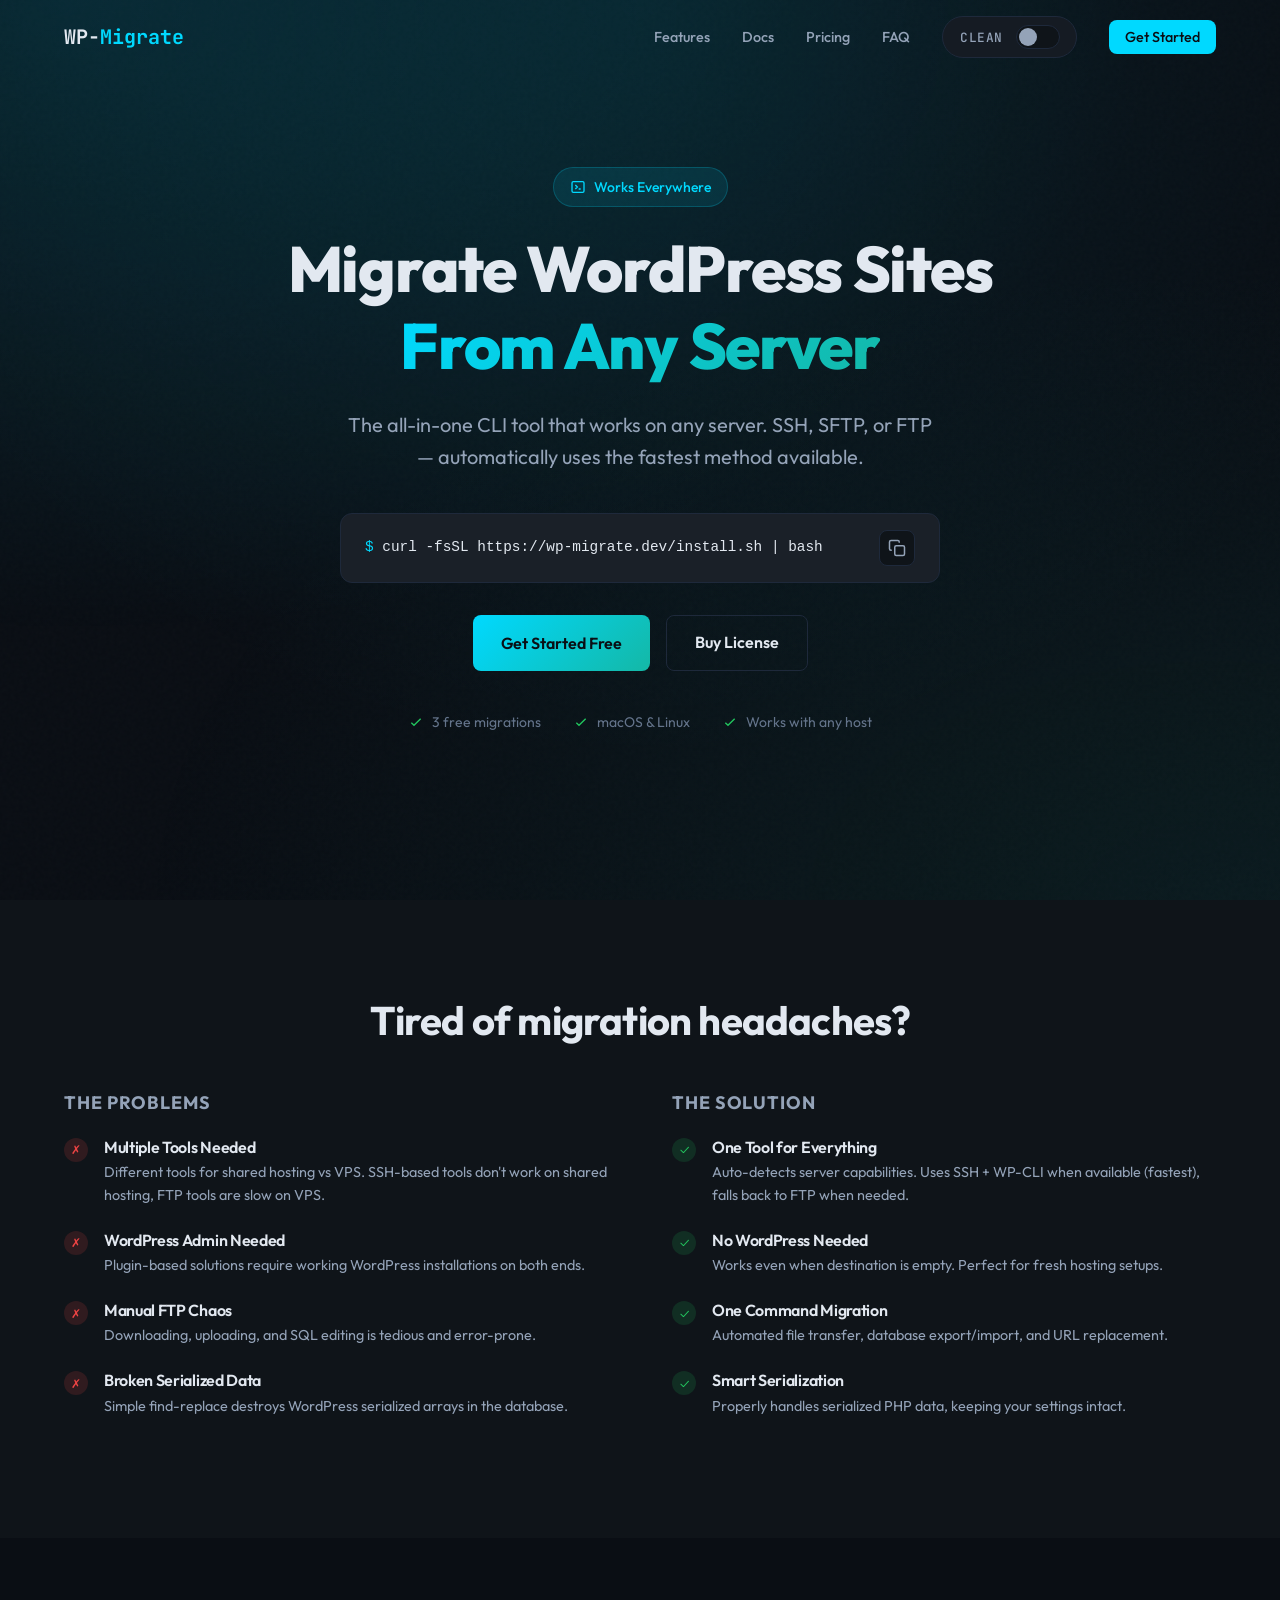
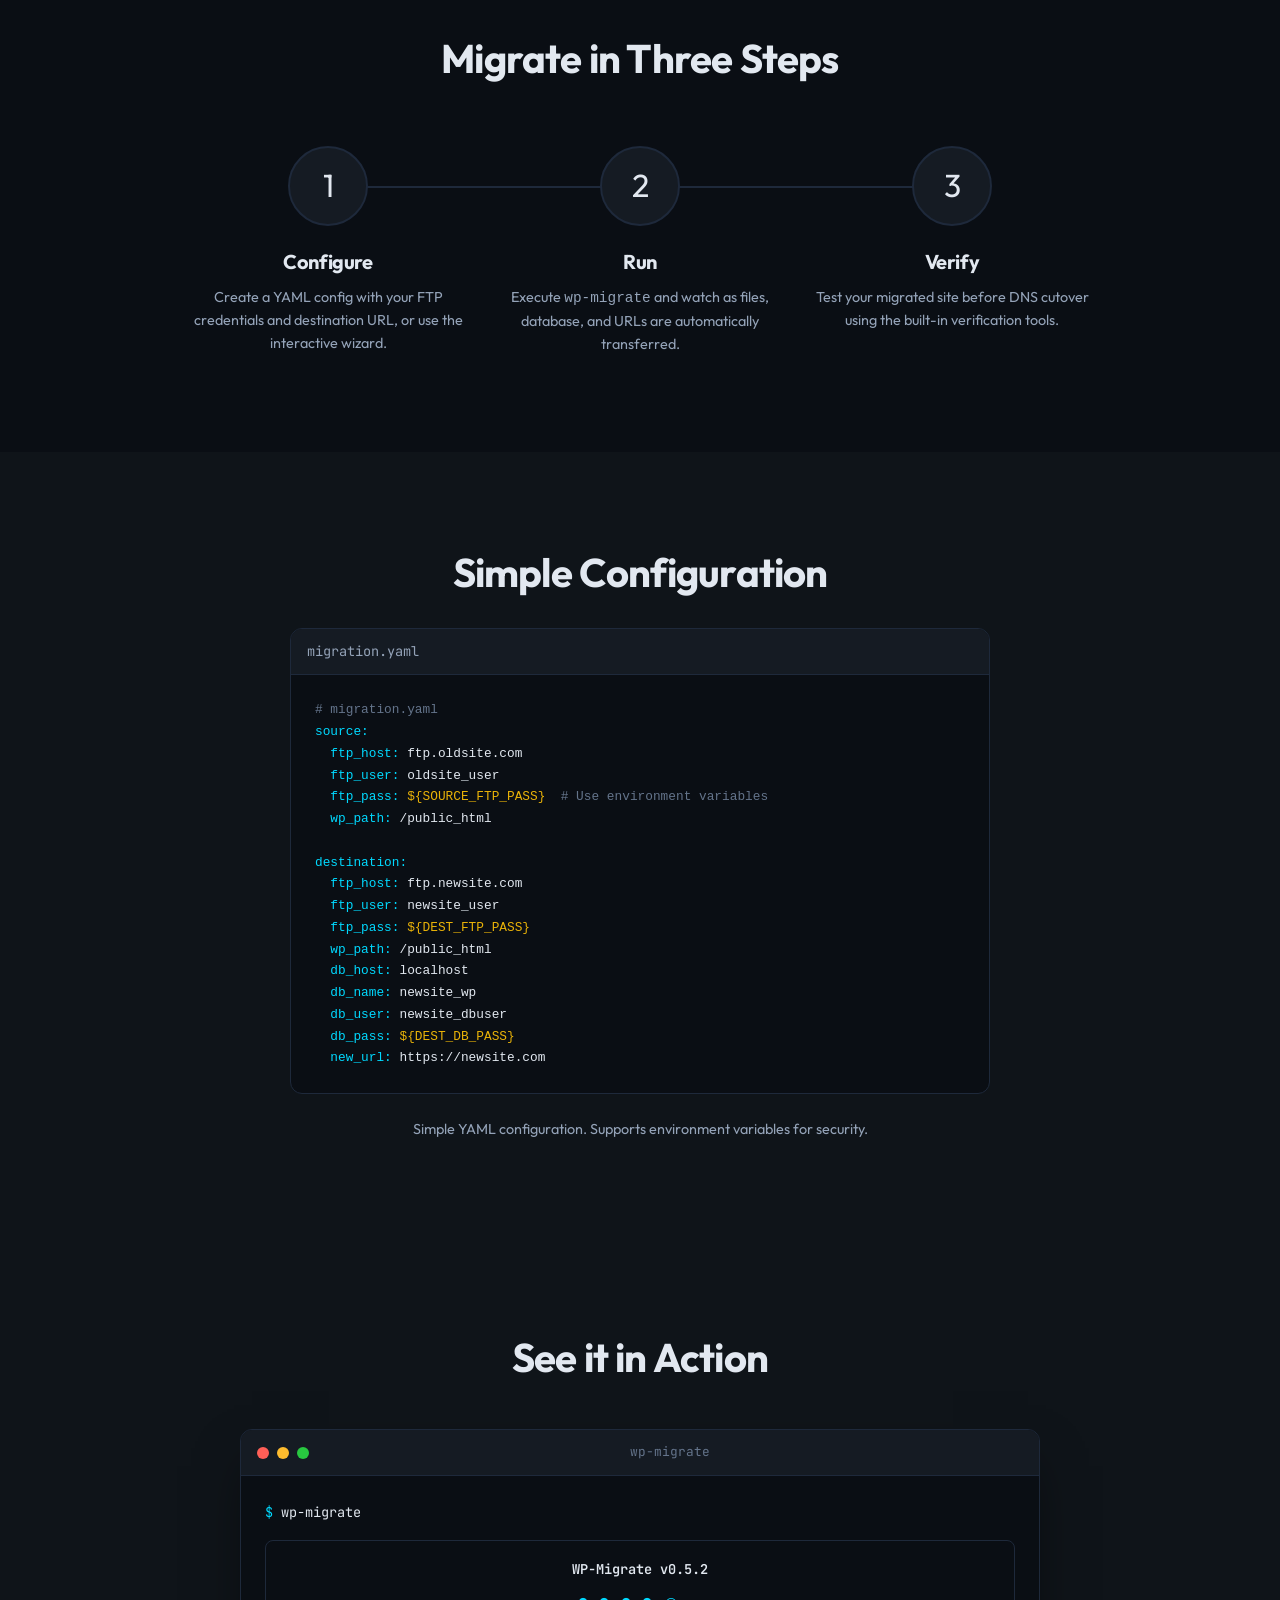
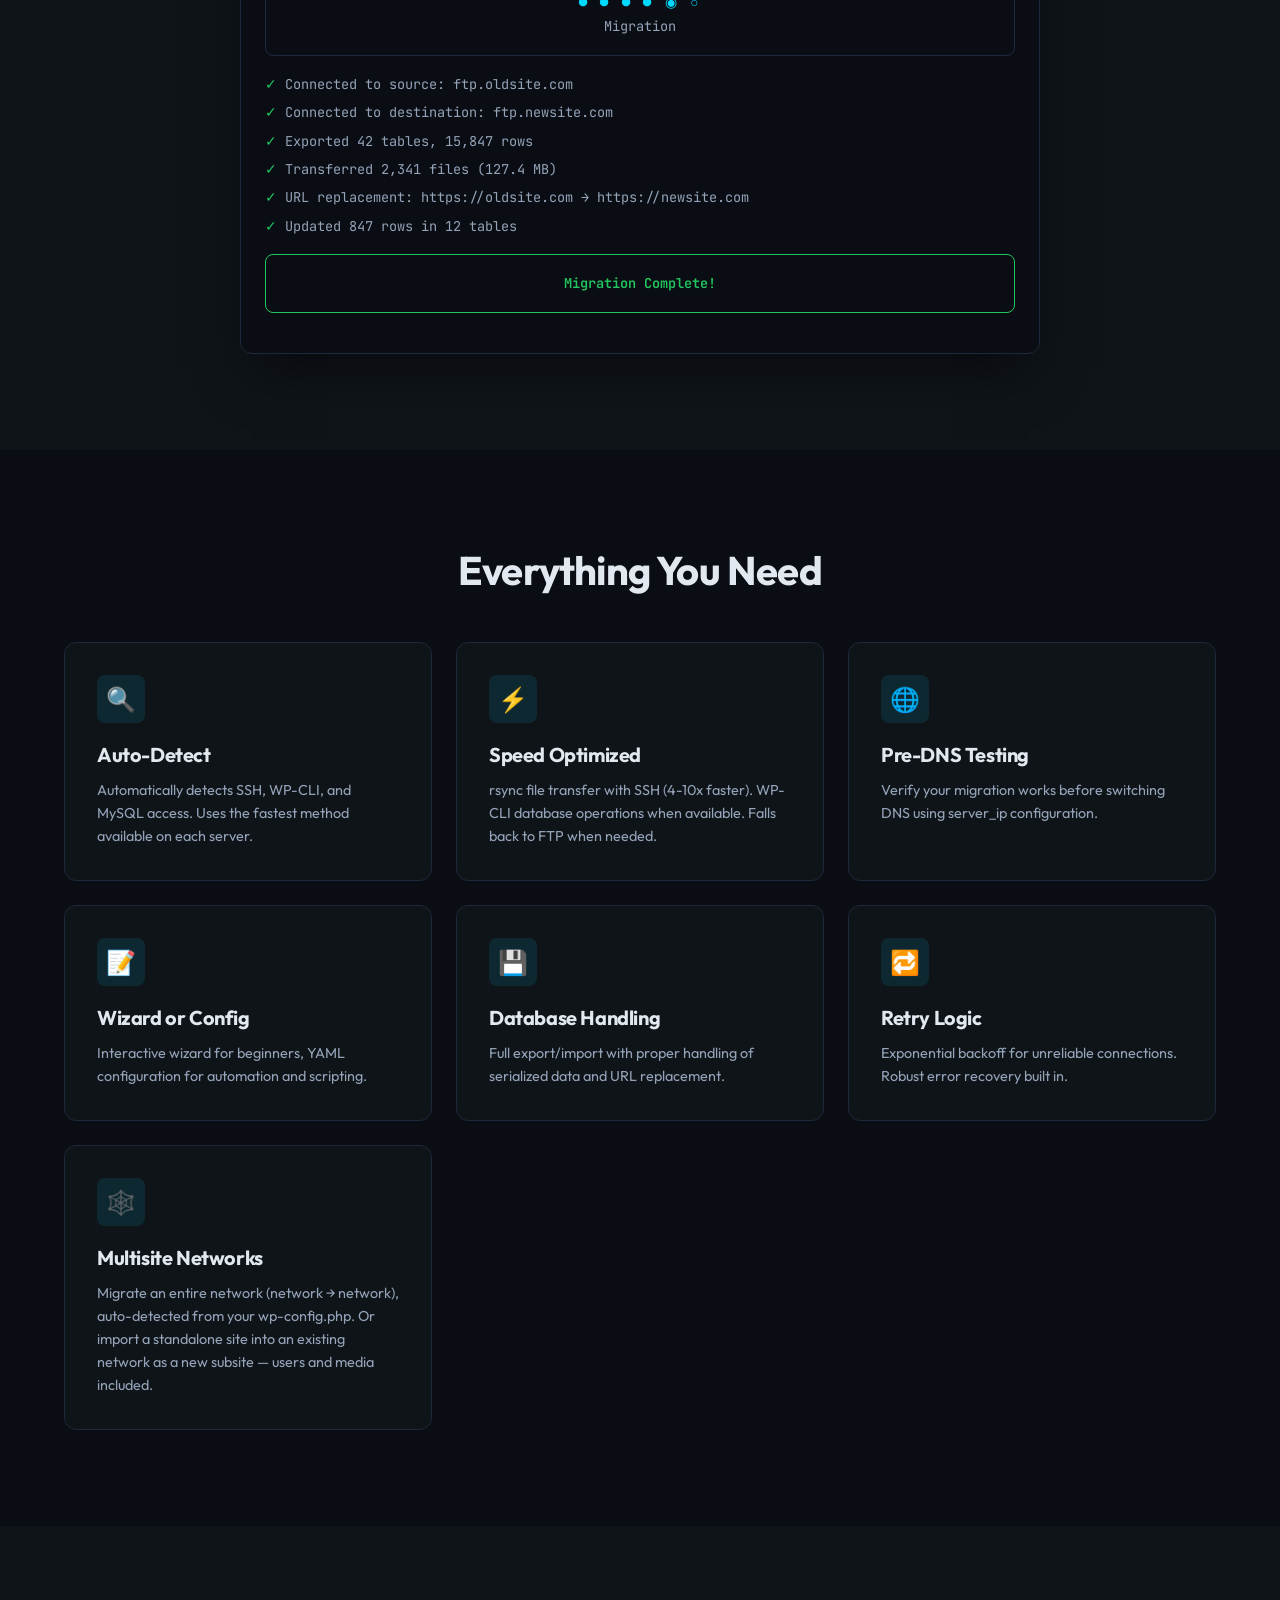
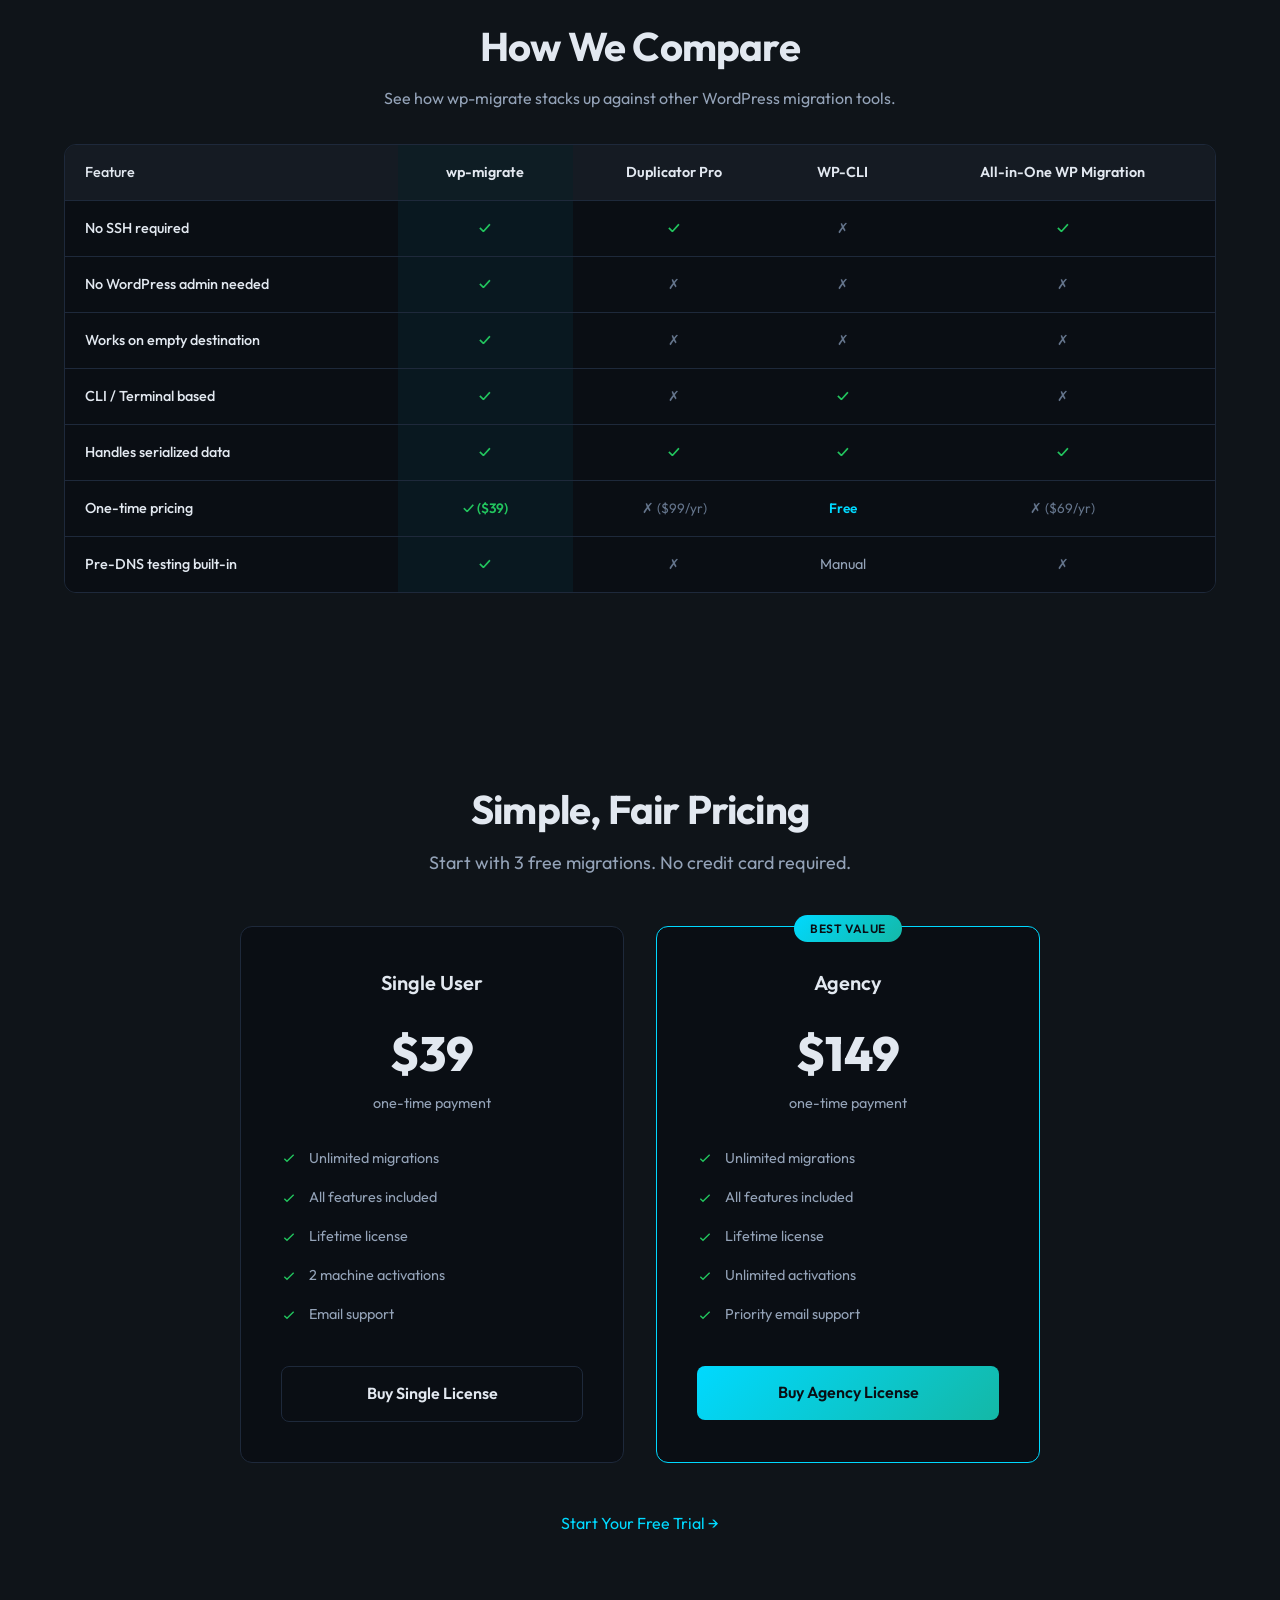
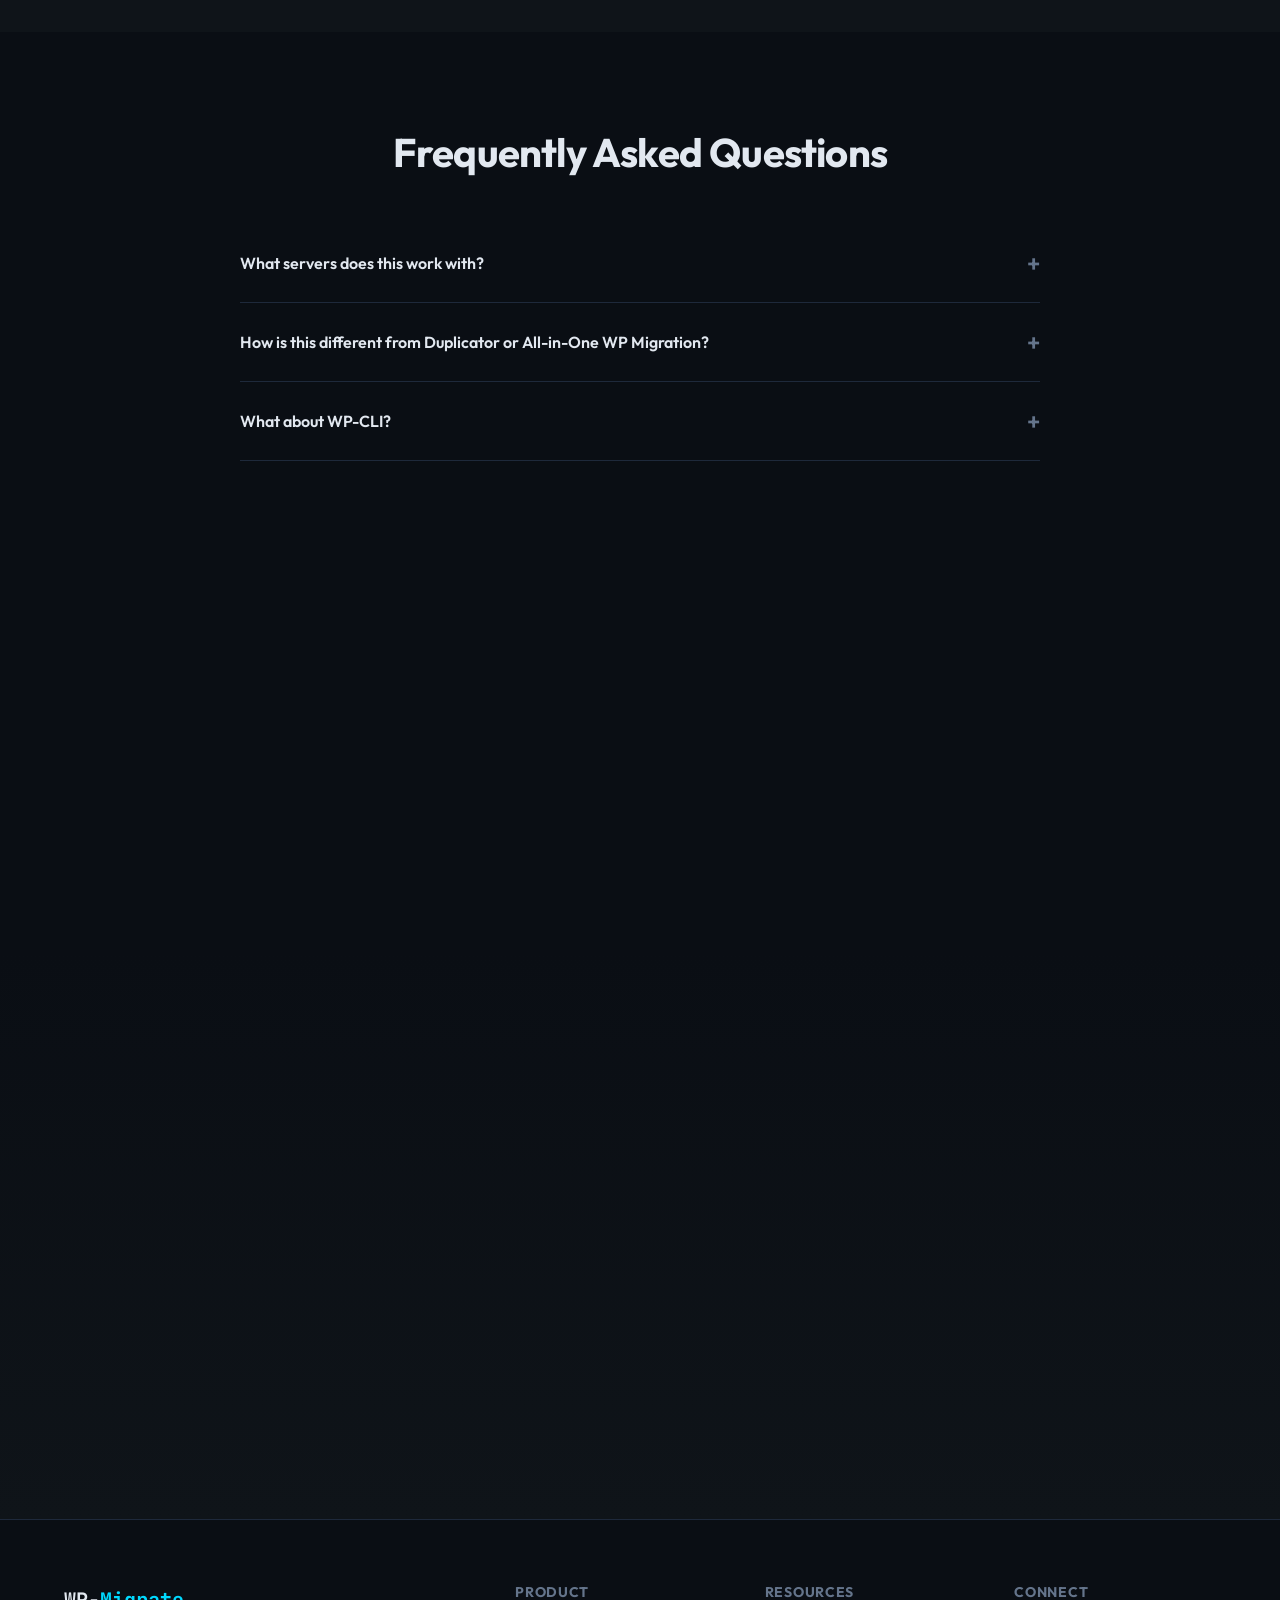
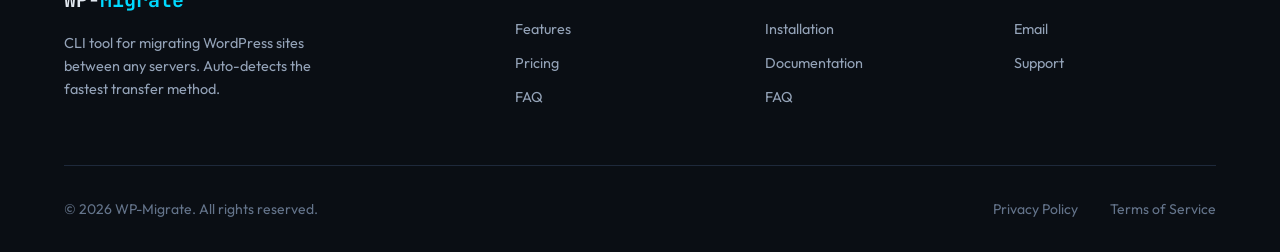
<file: index.html>
<!DOCTYPE html>
<html lang="en">
<head>
    <meta charset="UTF-8">
    <meta name="viewport" content="width=device-width, initial-scale=1.0">
    <title>WP-Migrate - WordPress Migration CLI Tool | Works Everywhere</title>
    <meta name="description" content="Migrate WordPress sites between any servers. Auto-detects SSH, SFTP, or FTP and uses the fastest method available. Works with any hosting provider.">
    <meta name="keywords" content="wordpress migration, wordpress cli, ssh migration, ftp migration, sftp migration, wp-cli, shared hosting migration, vps migration, wordpress transfer">

    <!-- Open Graph -->
    <meta property="og:title" content="WP-Migrate - WordPress Migration Made Simple">
    <meta property="og:description" content="CLI tool for migrating WordPress sites between any servers. Auto-detects the fastest method available.">
    <meta property="og:url" content="https://wp-migrate.dev">
    <meta property="og:type" content="website">
    <meta property="og:image" content="https://wp-migrate.dev/og-image.png">

    <!-- Twitter Card -->
    <meta name="twitter:card" content="summary_large_image">
    <meta name="twitter:title" content="WP-Migrate - WordPress Migration CLI Tool">
    <meta name="twitter:description" content="Migrate WordPress sites between any servers. SSH, SFTP, or FTP — works everywhere.">
    <meta name="twitter:image" content="https://wp-migrate.dev/og-image.png">

    <!-- Fonts -->
    <link rel="preconnect" href="https://fonts.googleapis.com">
    <link rel="preconnect" href="https://fonts.gstatic.com" crossorigin>
    <link href="https://fonts.googleapis.com/css2?family=Outfit:wght@300;400;500;600;700;800&family=JetBrains+Mono:wght@400;500&display=swap" rel="stylesheet">

    <!-- Stylesheets -->
    <link rel="stylesheet" href="css/base.css">
    <link rel="stylesheet" href="css/animations.css">
    <link rel="stylesheet" href="css/components.css">
    <link rel="stylesheet" href="css/layout.css">
    <link rel="stylesheet" href="css/themes/cli.css">
</head>
<body>
    <!-- Toast Notification -->
    <div class="toast" id="toast">
        <svg fill="none" stroke="currentColor" stroke-width="2" viewBox="0 0 24 24">
            <path d="M5 13l4 4L19 7"/>
        </svg>
        Command copied to clipboard
    </div>

    <!-- Mobile Theme Toggle (Fixed Position) -->
    <button class="theme-toggle mobile-only" onclick="toggleTheme()" aria-label="Toggle theme">
        <span class="theme-label" id="theme-label-mobile">CLI</span>
        <div class="theme-toggle-track">
            <div class="theme-toggle-thumb"></div>
        </div>
    </button>

    <!-- Navigation -->
    <nav>
        <div class="container nav-inner">
            <a href="#" class="logo">WP-<span>Migrate</span></a>
            <ul class="nav-links">
                <li><a href="#features">Features</a></li>
                <li><a href="docs.html">Docs</a></li>
                <li><a href="#pricing">Pricing</a></li>
                <li><a href="#faq">FAQ</a></li>
                <li>
                    <button class="theme-toggle" onclick="toggleTheme()" aria-label="Toggle theme">
                        <span class="theme-label" id="theme-label">CLI</span>
                        <div class="theme-toggle-track">
                            <div class="theme-toggle-thumb"></div>
                        </div>
                    </button>
                </li>
                <li><a href="#install" class="nav-cta">Get Started</a></li>
            </ul>
            <button class="mobile-menu-btn" aria-label="Menu">
                <svg width="24" height="24" fill="none" stroke="currentColor" stroke-width="2">
                    <path d="M3 12h18M3 6h18M3 18h18"/>
                </svg>
            </button>
        </div>
    </nav>

    <!-- Matrix Rain Canvas (CLI Theme) -->
    <canvas id="matrix-canvas" style="position: fixed; top: 0; left: 0; width: 100%; height: 100%; pointer-events: none; z-index: -1; opacity: 0; transition: opacity 0.5s;"></canvas>

    <!-- Hero Section -->
    <section class="hero" id="install">
        <div class="container">
            <div class="hero-content">
                <!-- ASCII Art Logo - Pre-rendered PNG for consistent display -->
                <img class="ascii-art" src="assets/ascii-logo.png" srcset="assets/ascii-logo.png 1x, assets/ascii-logo@2x.png 2x" alt="WP-Migrate" width="500" height="180">
                <div class="badge">
                    <svg fill="none" stroke="currentColor" stroke-width="2" viewBox="0 0 24 24">
                        <path d="M8 9l3 3-3 3m5 0h3M5 20h14a2 2 0 002-2V6a2 2 0 00-2-2H5a2 2 0 00-2 2v12a2 2 0 002 2z"/>
                    </svg>
                    Works Everywhere
                </div>
                <h1>Migrate WordPress Sites<br><span class="text-gradient">From Any Server</span><span class="cursor"></span></h1>
                <p class="hero-subtitle">The all-in-one CLI tool that works on any server. SSH, SFTP, or FTP — automatically uses the fastest method available.</p>

                <div class="install-box">
                    <code><span class="prompt">$</span> curl -fsSL https://wp-migrate.dev/install.sh | bash</code>
                    <button class="copy-btn" onclick="copyInstall()" title="Copy to clipboard">
                        <svg fill="none" stroke="currentColor" stroke-width="2" viewBox="0 0 24 24">
                            <rect x="9" y="9" width="13" height="13" rx="2"/>
                            <path d="M5 15H4a2 2 0 01-2-2V4a2 2 0 012-2h9a2 2 0 012 2v1"/>
                        </svg>
                    </button>
                </div>

                <div class="btn-group">
                    <button class="btn btn-primary" onclick="copyInstall()">Get Started Free</button>
                    <a href="#pricing" class="btn btn-secondary">Buy License</a>
                </div>

                <div class="trust-badges">
                    <span>
                        <svg fill="none" stroke="currentColor" stroke-width="2" viewBox="0 0 24 24">
                            <path d="M5 13l4 4L19 7"/>
                        </svg>
                        3 free migrations
                    </span>
                    <span>
                        <svg fill="none" stroke="currentColor" stroke-width="2" viewBox="0 0 24 24">
                            <path d="M5 13l4 4L19 7"/>
                        </svg>
                        macOS & Linux
                    </span>
                    <span>
                        <svg fill="none" stroke="currentColor" stroke-width="2" viewBox="0 0 24 24">
                            <path d="M5 13l4 4L19 7"/>
                        </svg>
                        Works with any host
                    </span>
                </div>
            </div>
        </div>
    </section>

    <!-- Problem/Solution Section -->
    <section class="problem-solution">
        <div class="container">
            <h2 class="text-center fade-in">Tired of migration headaches?</h2>
            <div class="ps-grid">
                <div class="ps-column fade-in">
                    <h3>The Problems</h3>
                    <div class="ps-item">
                        <div class="ps-icon problem">✗</div>
                        <div>
                            <h4>Multiple Tools Needed</h4>
                            <p>Different tools for shared hosting vs VPS. SSH-based tools don't work on shared hosting, FTP tools are slow on VPS.</p>
                        </div>
                    </div>
                    <div class="ps-item">
                        <div class="ps-icon problem">✗</div>
                        <div>
                            <h4>WordPress Admin Needed</h4>
                            <p>Plugin-based solutions require working WordPress installations on both ends.</p>
                        </div>
                    </div>
                    <div class="ps-item">
                        <div class="ps-icon problem">✗</div>
                        <div>
                            <h4>Manual FTP Chaos</h4>
                            <p>Downloading, uploading, and SQL editing is tedious and error-prone.</p>
                        </div>
                    </div>
                    <div class="ps-item">
                        <div class="ps-icon problem">✗</div>
                        <div>
                            <h4>Broken Serialized Data</h4>
                            <p>Simple find-replace destroys WordPress serialized arrays in the database.</p>
                        </div>
                    </div>
                </div>
                <div class="ps-column fade-in">
                    <h3>The Solution</h3>
                    <div class="ps-item">
                        <div class="ps-icon solution">✓</div>
                        <div>
                            <h4>One Tool for Everything</h4>
                            <p>Auto-detects server capabilities. Uses SSH + WP-CLI when available (fastest), falls back to FTP when needed.</p>
                        </div>
                    </div>
                    <div class="ps-item">
                        <div class="ps-icon solution">✓</div>
                        <div>
                            <h4>No WordPress Needed</h4>
                            <p>Works even when destination is empty. Perfect for fresh hosting setups.</p>
                        </div>
                    </div>
                    <div class="ps-item">
                        <div class="ps-icon solution">✓</div>
                        <div>
                            <h4>One Command Migration</h4>
                            <p>Automated file transfer, database export/import, and URL replacement.</p>
                        </div>
                    </div>
                    <div class="ps-item">
                        <div class="ps-icon solution">✓</div>
                        <div>
                            <h4>Smart Serialization</h4>
                            <p>Properly handles serialized PHP data, keeping your settings intact.</p>
                        </div>
                    </div>
                </div>
            </div>
        </div>
    </section>

    <!-- How It Works -->
    <section id="how-it-works">
        <div class="container">
            <h2 class="text-center fade-in">Migrate in Three Steps</h2>
            <div class="steps-container">
                <div class="step fade-in">
                    <div class="step-number">1</div>
                    <h3>Configure</h3>
                    <p>Create a YAML config with your FTP credentials and destination URL, or use the interactive wizard.</p>
                </div>
                <div class="step fade-in">
                    <div class="step-number">2</div>
                    <h3>Run</h3>
                    <p>Execute <code>wp-migrate</code> and watch as files, database, and URLs are automatically transferred.</p>
                </div>
                <div class="step fade-in">
                    <div class="step-number">3</div>
                    <h3>Verify</h3>
                    <p>Test your migrated site before DNS cutover using the built-in verification tools.</p>
                </div>
            </div>
        </div>
    </section>

    <!-- Config Example -->
    <section class="config-section">
        <div class="container">
            <h2 class="text-center fade-in">Simple Configuration</h2>
            <div class="config-block fade-in">
                <div class="config-header">
                    <span class="config-filename">migration.yaml</span>
                </div>
                <div class="config-body">
<pre><span class="yaml-comment"># migration.yaml</span>
<span class="yaml-key">source:</span>
  <span class="yaml-key">ftp_host:</span> <span class="yaml-value">ftp.oldsite.com</span>
  <span class="yaml-key">ftp_user:</span> <span class="yaml-value">oldsite_user</span>
  <span class="yaml-key">ftp_pass:</span> <span class="yaml-var">${SOURCE_FTP_PASS}</span>  <span class="yaml-comment"># Use environment variables</span>
  <span class="yaml-key">wp_path:</span> <span class="yaml-value">/public_html</span>

<span class="yaml-key">destination:</span>
  <span class="yaml-key">ftp_host:</span> <span class="yaml-value">ftp.newsite.com</span>
  <span class="yaml-key">ftp_user:</span> <span class="yaml-value">newsite_user</span>
  <span class="yaml-key">ftp_pass:</span> <span class="yaml-var">${DEST_FTP_PASS}</span>
  <span class="yaml-key">wp_path:</span> <span class="yaml-value">/public_html</span>
  <span class="yaml-key">db_host:</span> <span class="yaml-value">localhost</span>
  <span class="yaml-key">db_name:</span> <span class="yaml-value">newsite_wp</span>
  <span class="yaml-key">db_user:</span> <span class="yaml-value">newsite_dbuser</span>
  <span class="yaml-key">db_pass:</span> <span class="yaml-var">${DEST_DB_PASS}</span>
  <span class="yaml-key">new_url:</span> <span class="yaml-value">https://newsite.com</span></pre>
                </div>
            </div>
            <p class="config-caption fade-in">Simple YAML configuration. Supports environment variables for security.</p>
        </div>
    </section>

    <!-- Terminal Demo -->
    <section class="terminal-section">
        <div class="container">
            <h2 class="text-center fade-in">See it in Action</h2>
            <div class="terminal fade-in">
                <div class="terminal-header">
                    <div class="terminal-dot red"></div>
                    <div class="terminal-dot yellow"></div>
                    <div class="terminal-dot green"></div>
                    <div class="terminal-title">wp-migrate</div>
                </div>
                <div class="terminal-body">
                    <div class="terminal-line">
                        <span class="terminal-prompt">$</span> <span class="terminal-command">wp-migrate</span>
                    </div>
                    <div class="terminal-box">
                        <div class="terminal-box-title">WP-Migrate v0.5.2</div>
                        <div class="terminal-progress">● ● ● ● ◉ ○</div>
                        <div class="terminal-info">Migration</div>
                    </div>
                    <div class="terminal-line">
                        <span class="terminal-success">✓</span> <span class="terminal-info">Connected to source: ftp.oldsite.com</span>
                    </div>
                    <div class="terminal-line">
                        <span class="terminal-success">✓</span> <span class="terminal-info">Connected to destination: ftp.newsite.com</span>
                    </div>
                    <div class="terminal-line">
                        <span class="terminal-success">✓</span> <span class="terminal-info">Exported 42 tables, 15,847 rows</span>
                    </div>
                    <div class="terminal-line">
                        <span class="terminal-success">✓</span> <span class="terminal-info">Transferred 2,341 files (127.4 MB)</span>
                    </div>
                    <div class="terminal-line">
                        <span class="terminal-success">✓</span> <span class="terminal-info">URL replacement: https://oldsite.com → https://newsite.com</span>
                    </div>
                    <div class="terminal-line">
                        <span class="terminal-success">✓</span> <span class="terminal-info">Updated 847 rows in 12 tables</span>
                    </div>
                    <div class="terminal-box" style="border-color: var(--green);">
                        <div class="terminal-success" style="font-weight: 600;">Migration Complete!</div>
                    </div>
                </div>
            </div>
        </div>
    </section>

    <!-- Features Grid -->
    <section id="features">
        <div class="container">
            <h2 class="text-center fade-in">Everything You Need</h2>
            <div class="features-grid">
                <div class="feature-card fade-in">
                    <div class="feature-icon">🔍</div>
                    <h3>Auto-Detect</h3>
                    <p>Automatically detects SSH, WP-CLI, and MySQL access. Uses the fastest method available on each server.</p>
                </div>
                <div class="feature-card fade-in">
                    <div class="feature-icon">⚡</div>
                    <h3>Speed Optimized</h3>
                    <p>rsync file transfer with SSH (4-10x faster). WP-CLI database operations when available. Falls back to FTP when needed.</p>
                </div>
                <div class="feature-card fade-in">
                    <div class="feature-icon">🌐</div>
                    <h3>Pre-DNS Testing</h3>
                    <p>Verify your migration works before switching DNS using server_ip configuration.</p>
                </div>
                <div class="feature-card fade-in">
                    <div class="feature-icon">📝</div>
                    <h3>Wizard or Config</h3>
                    <p>Interactive wizard for beginners, YAML configuration for automation and scripting.</p>
                </div>
                <div class="feature-card fade-in">
                    <div class="feature-icon">💾</div>
                    <h3>Database Handling</h3>
                    <p>Full export/import with proper handling of serialized data and URL replacement.</p>
                </div>
                <div class="feature-card fade-in">
                    <div class="feature-icon">🔁</div>
                    <h3>Retry Logic</h3>
                    <p>Exponential backoff for unreliable connections. Robust error recovery built in.</p>
                </div>
                <div class="feature-card fade-in">
                    <div class="feature-icon">🕸️</div>
                    <h3>Multisite Networks</h3>
                    <p>Migrate an entire network (network → network), auto-detected from your wp-config.php. Or import a standalone site into an existing network as a new subsite — users and media included.</p>
                </div>
            </div>
        </div>
    </section>

    <!-- Comparison Table -->
    <section class="comparison-section" id="compare">
        <div class="container">
            <h2 class="text-center fade-in">How We Compare</h2>
            <p class="comparison-intro fade-in">See how wp-migrate stacks up against other WordPress migration tools.</p>
            <div class="comparison-wrapper fade-in">
                <table class="comparison-table">
                    <thead>
                        <tr>
                            <th>Feature</th>
                            <th class="highlight">wp-migrate</th>
                            <th>Duplicator Pro</th>
                            <th>WP-CLI</th>
                            <th>All-in-One WP Migration</th>
                        </tr>
                    </thead>
                    <tbody>
                        <tr>
                            <td>No SSH required</td>
                            <td class="highlight check">✓</td>
                            <td class="check">✓</td>
                            <td class="cross">✗</td>
                            <td class="check">✓</td>
                        </tr>
                        <tr>
                            <td>No WordPress admin needed</td>
                            <td class="highlight check">✓</td>
                            <td class="cross">✗</td>
                            <td class="cross">✗</td>
                            <td class="cross">✗</td>
                        </tr>
                        <tr>
                            <td>Works on empty destination</td>
                            <td class="highlight check">✓</td>
                            <td class="cross">✗</td>
                            <td class="cross">✗</td>
                            <td class="cross">✗</td>
                        </tr>
                        <tr>
                            <td>CLI / Terminal based</td>
                            <td class="highlight check">✓</td>
                            <td class="cross">✗</td>
                            <td class="check">✓</td>
                            <td class="cross">✗</td>
                        </tr>
                        <tr>
                            <td>Handles serialized data</td>
                            <td class="highlight check">✓</td>
                            <td class="check">✓</td>
                            <td class="check">✓</td>
                            <td class="check">✓</td>
                        </tr>
                        <tr>
                            <td>One-time pricing</td>
                            <td class="highlight price-cell"><span class="our-price">✓ ($39)</span></td>
                            <td class="price-cell"><span class="recurring">✗ ($99/yr)</span></td>
                            <td class="price-cell"><span class="free-tag">Free</span></td>
                            <td class="price-cell"><span class="recurring">✗ ($69/yr)</span></td>
                        </tr>
                        <tr>
                            <td>Pre-DNS testing built-in</td>
                            <td class="highlight check">✓</td>
                            <td class="cross">✗</td>
                            <td class="text-muted">Manual</td>
                            <td class="cross">✗</td>
                        </tr>
                    </tbody>
                </table>
            </div>
        </div>
    </section>

    <!-- Pricing -->
    <section class="pricing-section" id="pricing">
        <div class="container">
            <div class="pricing-intro fade-in">
                <h2>Simple, Fair Pricing</h2>
                <p>Start with 3 free migrations. No credit card required.</p>
            </div>
            <div class="pricing-grid">
                <div class="pricing-card fade-in">
                    <div class="pricing-name">Single User</div>
                    <div class="pricing-price">
                        <span class="pricing-amount">$39</span>
                        <div class="pricing-period">one-time payment</div>
                    </div>
                    <ul class="pricing-features">
                        <li>
                            <svg width="16" height="16" fill="none" stroke="currentColor" stroke-width="2" viewBox="0 0 24 24"><path d="M5 13l4 4L19 7"/></svg>
                            Unlimited migrations
                        </li>
                        <li>
                            <svg width="16" height="16" fill="none" stroke="currentColor" stroke-width="2" viewBox="0 0 24 24"><path d="M5 13l4 4L19 7"/></svg>
                            All features included
                        </li>
                        <li>
                            <svg width="16" height="16" fill="none" stroke="currentColor" stroke-width="2" viewBox="0 0 24 24"><path d="M5 13l4 4L19 7"/></svg>
                            Lifetime license
                        </li>
                        <li>
                            <svg width="16" height="16" fill="none" stroke="currentColor" stroke-width="2" viewBox="0 0 24 24"><path d="M5 13l4 4L19 7"/></svg>
                            2 machine activations
                        </li>
                        <li>
                            <svg width="16" height="16" fill="none" stroke="currentColor" stroke-width="2" viewBox="0 0 24 24"><path d="M5 13l4 4L19 7"/></svg>
                            Email support
                        </li>
                    </ul>
                    <a href="https://buy.wp-migrate.dev/checkout/buy/ffffe7b8-854a-4f34-87dd-bbcca8cb6420" class="btn btn-secondary">Buy Single License</a>
                </div>
                <div class="pricing-card featured fade-in">
                    <div class="pricing-badge">Best Value</div>
                    <div class="pricing-name">Agency</div>
                    <div class="pricing-price">
                        <span class="pricing-amount">$149</span>
                        <div class="pricing-period">one-time payment</div>
                    </div>
                    <ul class="pricing-features">
                        <li>
                            <svg width="16" height="16" fill="none" stroke="currentColor" stroke-width="2" viewBox="0 0 24 24"><path d="M5 13l4 4L19 7"/></svg>
                            Unlimited migrations
                        </li>
                        <li>
                            <svg width="16" height="16" fill="none" stroke="currentColor" stroke-width="2" viewBox="0 0 24 24"><path d="M5 13l4 4L19 7"/></svg>
                            All features included
                        </li>
                        <li>
                            <svg width="16" height="16" fill="none" stroke="currentColor" stroke-width="2" viewBox="0 0 24 24"><path d="M5 13l4 4L19 7"/></svg>
                            Lifetime license
                        </li>
                        <li>
                            <svg width="16" height="16" fill="none" stroke="currentColor" stroke-width="2" viewBox="0 0 24 24"><path d="M5 13l4 4L19 7"/></svg>
                            Unlimited activations
                        </li>
                        <li>
                            <svg width="16" height="16" fill="none" stroke="currentColor" stroke-width="2" viewBox="0 0 24 24"><path d="M5 13l4 4L19 7"/></svg>
                            Priority email support
                        </li>
                    </ul>
                    <a href="https://buy.wp-migrate.dev/checkout/buy/5c0cd357-b473-4b11-8b99-93361f22ee6a" class="btn btn-primary">Buy Agency License</a>
                </div>
            </div>
            <div class="pricing-footer fade-in">
                <p class="text-muted">
                    <a href="#install">Start Your Free Trial →</a>
                </p>
            </div>
        </div>
    </section>

    <!-- FAQ -->
    <section id="faq">
        <div class="container">
            <h2 class="text-center fade-in">Frequently Asked Questions</h2>
            <div class="faq-grid">
                <div class="faq-item fade-in">
                    <button class="faq-question">
                        What servers does this work with?
                        <span class="faq-icon">+</span>
                    </button>
                    <div class="faq-answer">
                        <p>Any server with SSH, SFTP, FTPS, or FTP access. Works with shared hosting (GoDaddy, Bluehost, SiteGround), VPS providers (DigitalOcean, Linode), and dedicated servers. If you have SSH access, we'll use WP-CLI and rsync for maximum speed. No SSH? No problem — we fall back to FTP with a PHP agent.</p>
                    </div>
                </div>
                <div class="faq-item fade-in">
                    <button class="faq-question">
                        How is this different from Duplicator or All-in-One WP Migration?
                        <span class="faq-icon">+</span>
                    </button>
                    <div class="faq-answer">
                        <p>Those plugins require WordPress admin access on both sites. WP-Migrate works from your terminal and can migrate to completely empty servers — no WordPress installation needed on the destination.</p>
                    </div>
                </div>
                <div class="faq-item fade-in">
                    <button class="faq-question">
                        What about WP-CLI?
                        <span class="faq-icon">+</span>
                    </button>
                    <div class="faq-answer">
                        <p>When SSH is available, WP-Migrate uses WP-CLI directly for database operations — no temporary agent needed. On shared hosting without SSH, we use a PHP agent instead. You get the best of both worlds automatically.</p>
                    </div>
                </div>
                <div class="faq-item fade-in">
                    <button class="faq-question">
                        How does URL replacement work?
                        <span class="faq-icon">+</span>
                    </button>
                    <div class="faq-answer">
                        <p>We properly unserialize PHP arrays, replace URLs, then reserialize with correct string lengths. This preserves theme settings, widget configurations, and plugin data that would break with simple find-replace.</p>
                    </div>
                </div>
                <div class="faq-item fade-in">
                    <button class="faq-question">
                        Is my data secure?
                        <span class="faq-icon">+</span>
                    </button>
                    <div class="faq-answer">
                        <p>Yes. The PHP agent uses a randomized filename, requires token authentication, auto-expires after 1 hour, and self-deletes on cleanup. We recommend SFTP for encrypted transfers.</p>
                    </div>
                </div>
                <div class="faq-item fade-in">
                    <button class="faq-question">
                        Does WP-Migrate support multisite?
                        <span class="faq-icon">+</span>
                    </button>
                    <div class="faq-answer">
                        <p>Yes. It migrates entire multisite networks (network → network), auto-detected from your wp-config.php, and can also import a standalone site into an existing network as a new subsite with <code>wp-migrate import-to-network</code> — moving the site's tables, users, and media and rewriting URLs, while leaving the rest of the network untouched.</p>
                    </div>
                </div>
                <div class="faq-item fade-in">
                    <button class="faq-question">
                        What happens after my 3 free migrations?
                        <span class="faq-icon">+</span>
                    </button>
                    <div class="faq-answer">
                        <p>You'll need to purchase a license to continue. Your migration history is stored locally, and existing migrations aren't affected. It's a one-time purchase — no subscription.</p>
                    </div>
                </div>
                <div class="faq-item fade-in">
                    <button class="faq-question">
                        Can I move my license to a new computer?
                        <span class="faq-icon">+</span>
                    </button>
                    <div class="faq-answer">
                        <p>Yes! Run <code>wp-migrate deactivate</code> on the old machine, then <code>wp-migrate activate YOUR-KEY</code> on the new one. Single licenses allow 2 activations, Agency licenses are unlimited.</p>
                    </div>
                </div>
            </div>
        </div>
    </section>

    <!-- CTA Section -->
    <section class="cta-section">
        <div class="container">
            <h2 class="fade-in">Ready to migrate?</h2>
            <p class="fade-in">Get started with 3 free migrations. No credit card required.</p>

            <div class="install-box fade-in" style="margin-bottom: 2rem;">
                <code><span class="prompt">$</span> curl -fsSL https://wp-migrate.dev/install.sh | bash</code>
                <button class="copy-btn" onclick="copyInstall()" title="Copy to clipboard">
                    <svg fill="none" stroke="currentColor" stroke-width="2" viewBox="0 0 24 24">
                        <rect x="9" y="9" width="13" height="13" rx="2"/>
                        <path d="M5 15H4a2 2 0 01-2-2V4a2 2 0 012-2h9a2 2 0 012 2v1"/>
                    </svg>
                </button>
            </div>

            <div class="btn-group fade-in">
                <button class="btn btn-primary" onclick="copyInstall()">Get Started Free</button>
                <a href="#pricing" class="btn btn-secondary">Buy License</a>
            </div>

            <p class="cta-platforms fade-in">Works on macOS & Linux</p>
        </div>
    </section>

    <!-- Footer -->
    <footer>
        <div class="container">
            <div class="footer-grid">
                <div class="footer-brand">
                    <a href="#" class="logo">WP-<span>Migrate</span></a>
                    <p>CLI tool for migrating WordPress sites between any servers. Auto-detects the fastest transfer method.</p>
                </div>
                <div class="footer-column">
                    <h4>Product</h4>
                    <ul>
                        <li><a href="#features">Features</a></li>
                        <li><a href="#pricing">Pricing</a></li>
                        <li><a href="#faq">FAQ</a></li>
                    </ul>
                </div>
                <div class="footer-column">
                    <h4>Resources</h4>
                    <ul>
                        <li><a href="#install">Installation</a></li>
                        <li><a href="docs.html">Documentation</a></li>
                        <li><a href="#faq">FAQ</a></li>
                    </ul>
                </div>
                <div class="footer-column">
                    <h4>Connect</h4>
                    <ul>
                        <li><a href="mailto:hello@wp-migrate.dev">Email</a></li>
                        <li><a href="mailto:support@wp-migrate.dev">Support</a></li>
                    </ul>
                </div>
            </div>
            <div class="footer-bottom">
                <div>© 2026 WP-Migrate. All rights reserved.</div>
                <div class="footer-legal">
                    <a href="/privacy.html">Privacy Policy</a>
                    <a href="/terms.html">Terms of Service</a>
                </div>
            </div>
        </div>
    </footer>

    <!-- Scripts -->
    <script src="js/main.js"></script>
    <!-- GoatCounter Analytics -->
    <script data-goatcounter="https://wp-migrate.goatcounter.com/count" async src="//gc.zgo.at/count.js"></script>
</body>
</html>
</file>
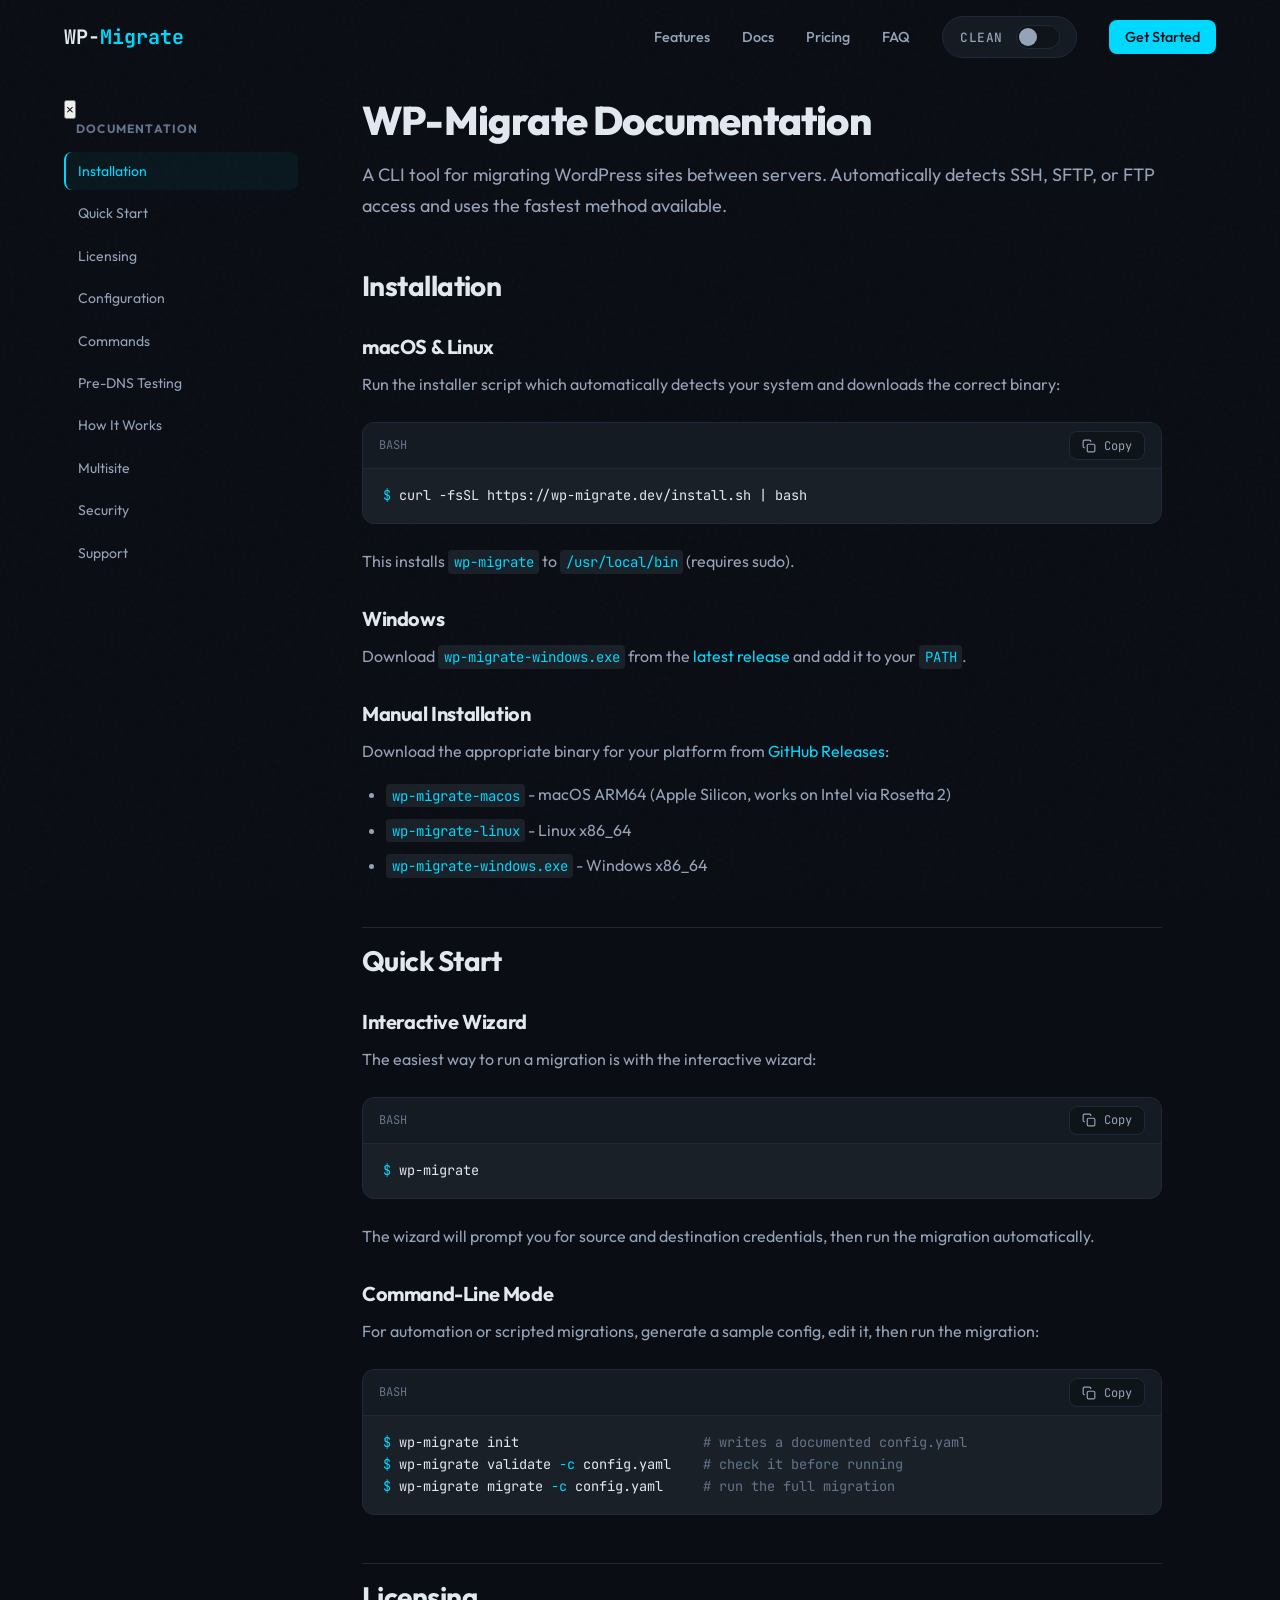
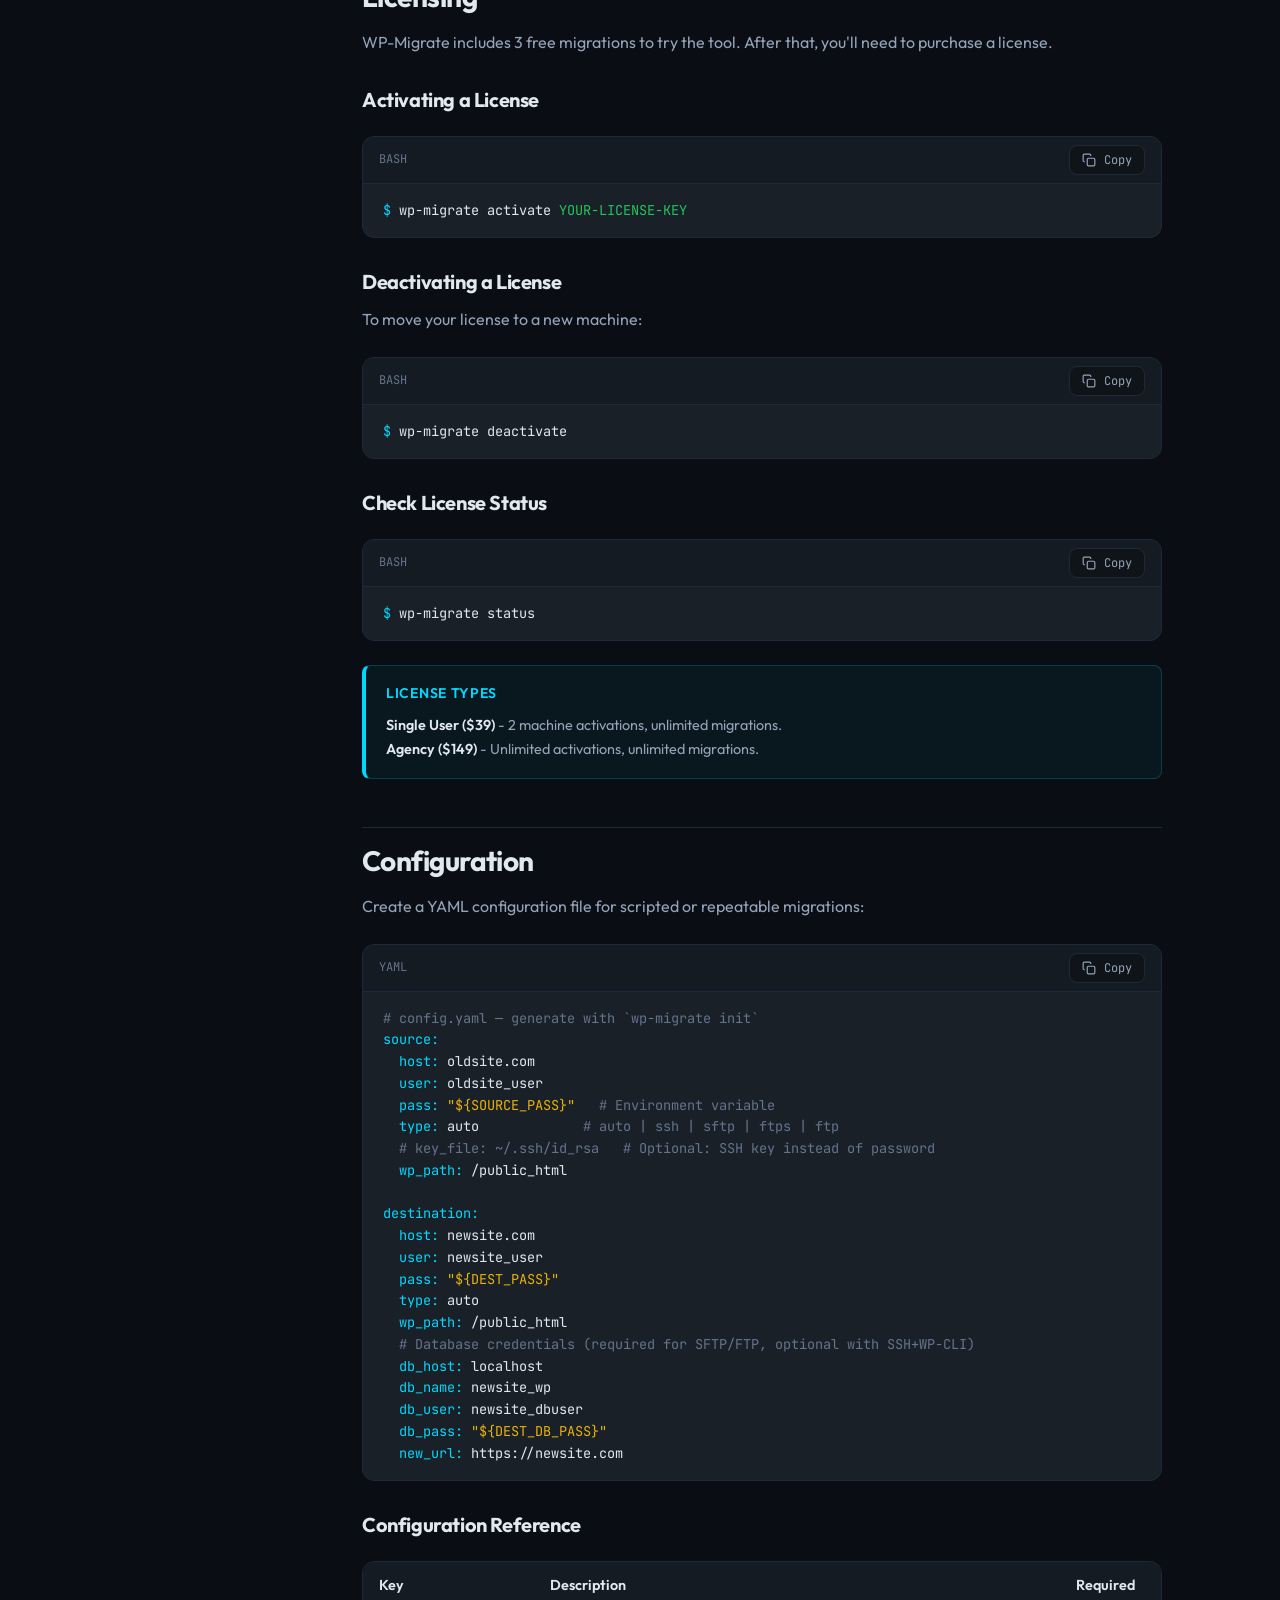
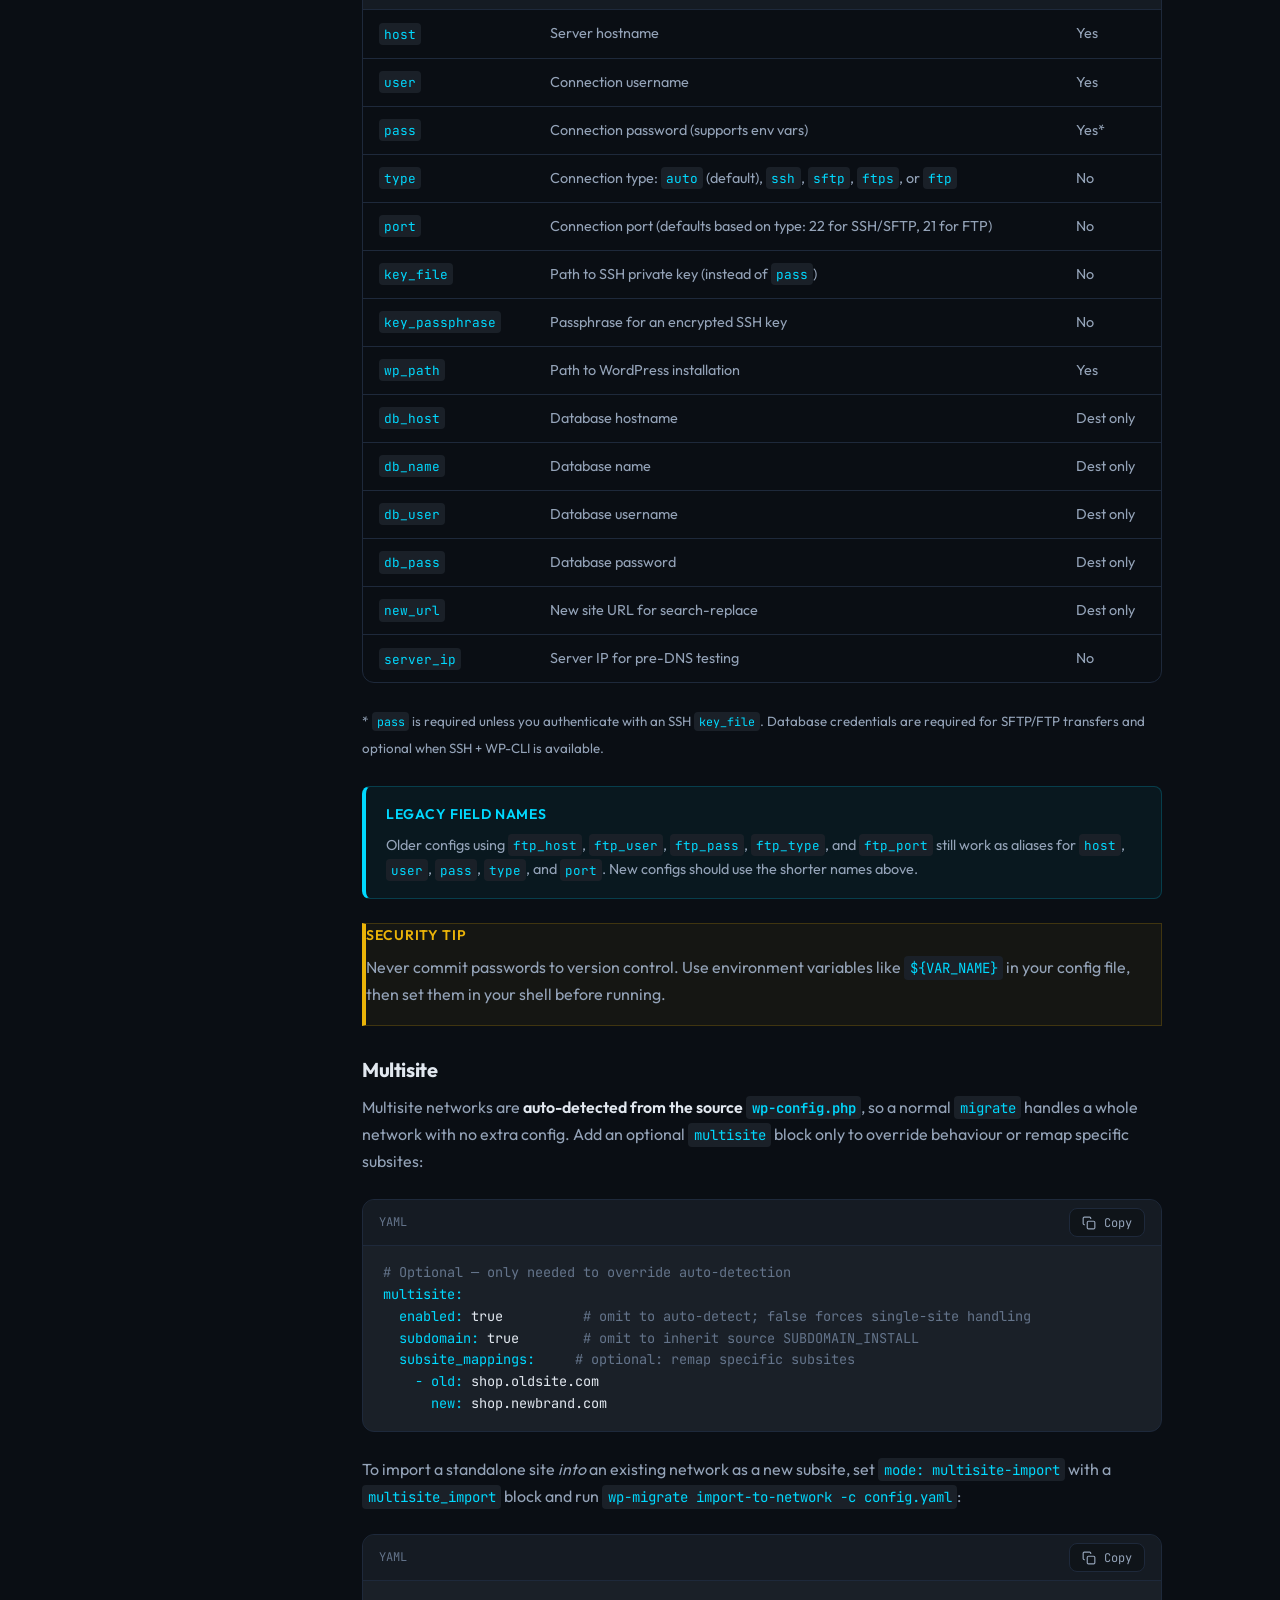
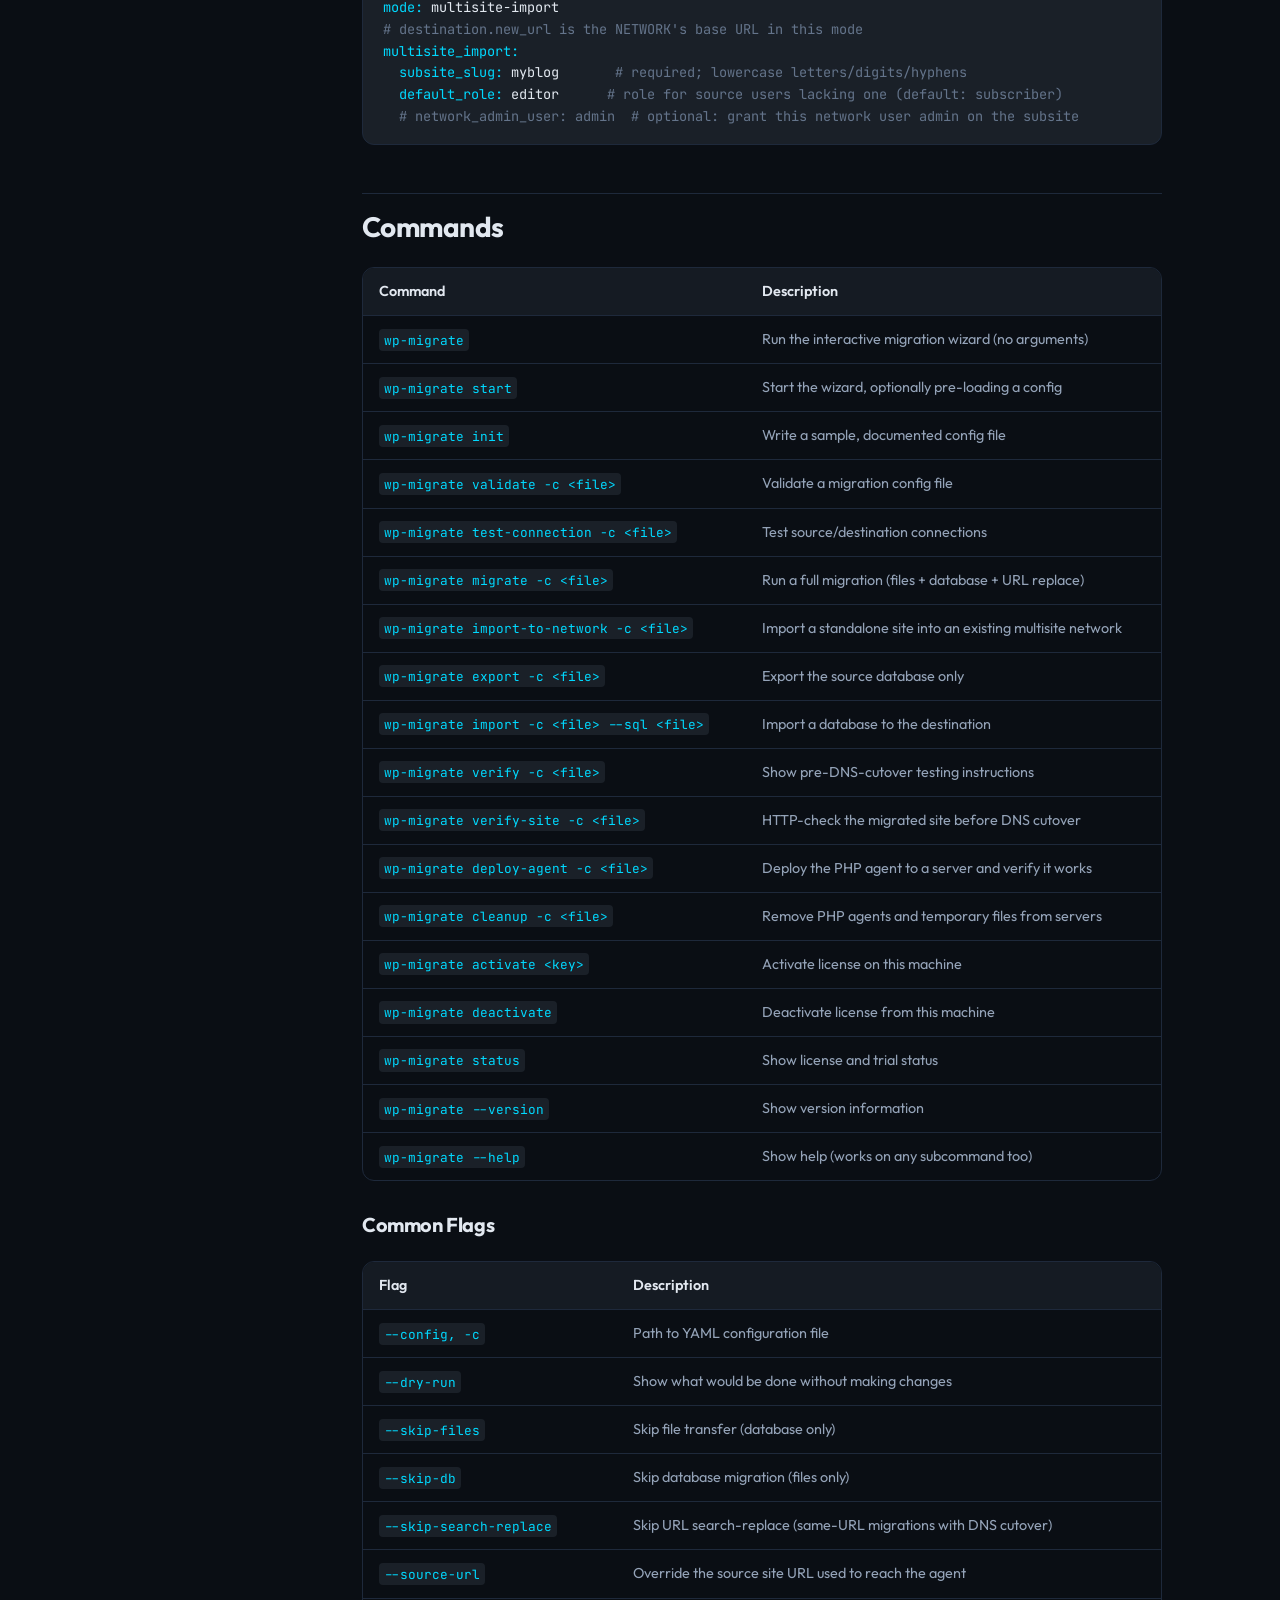
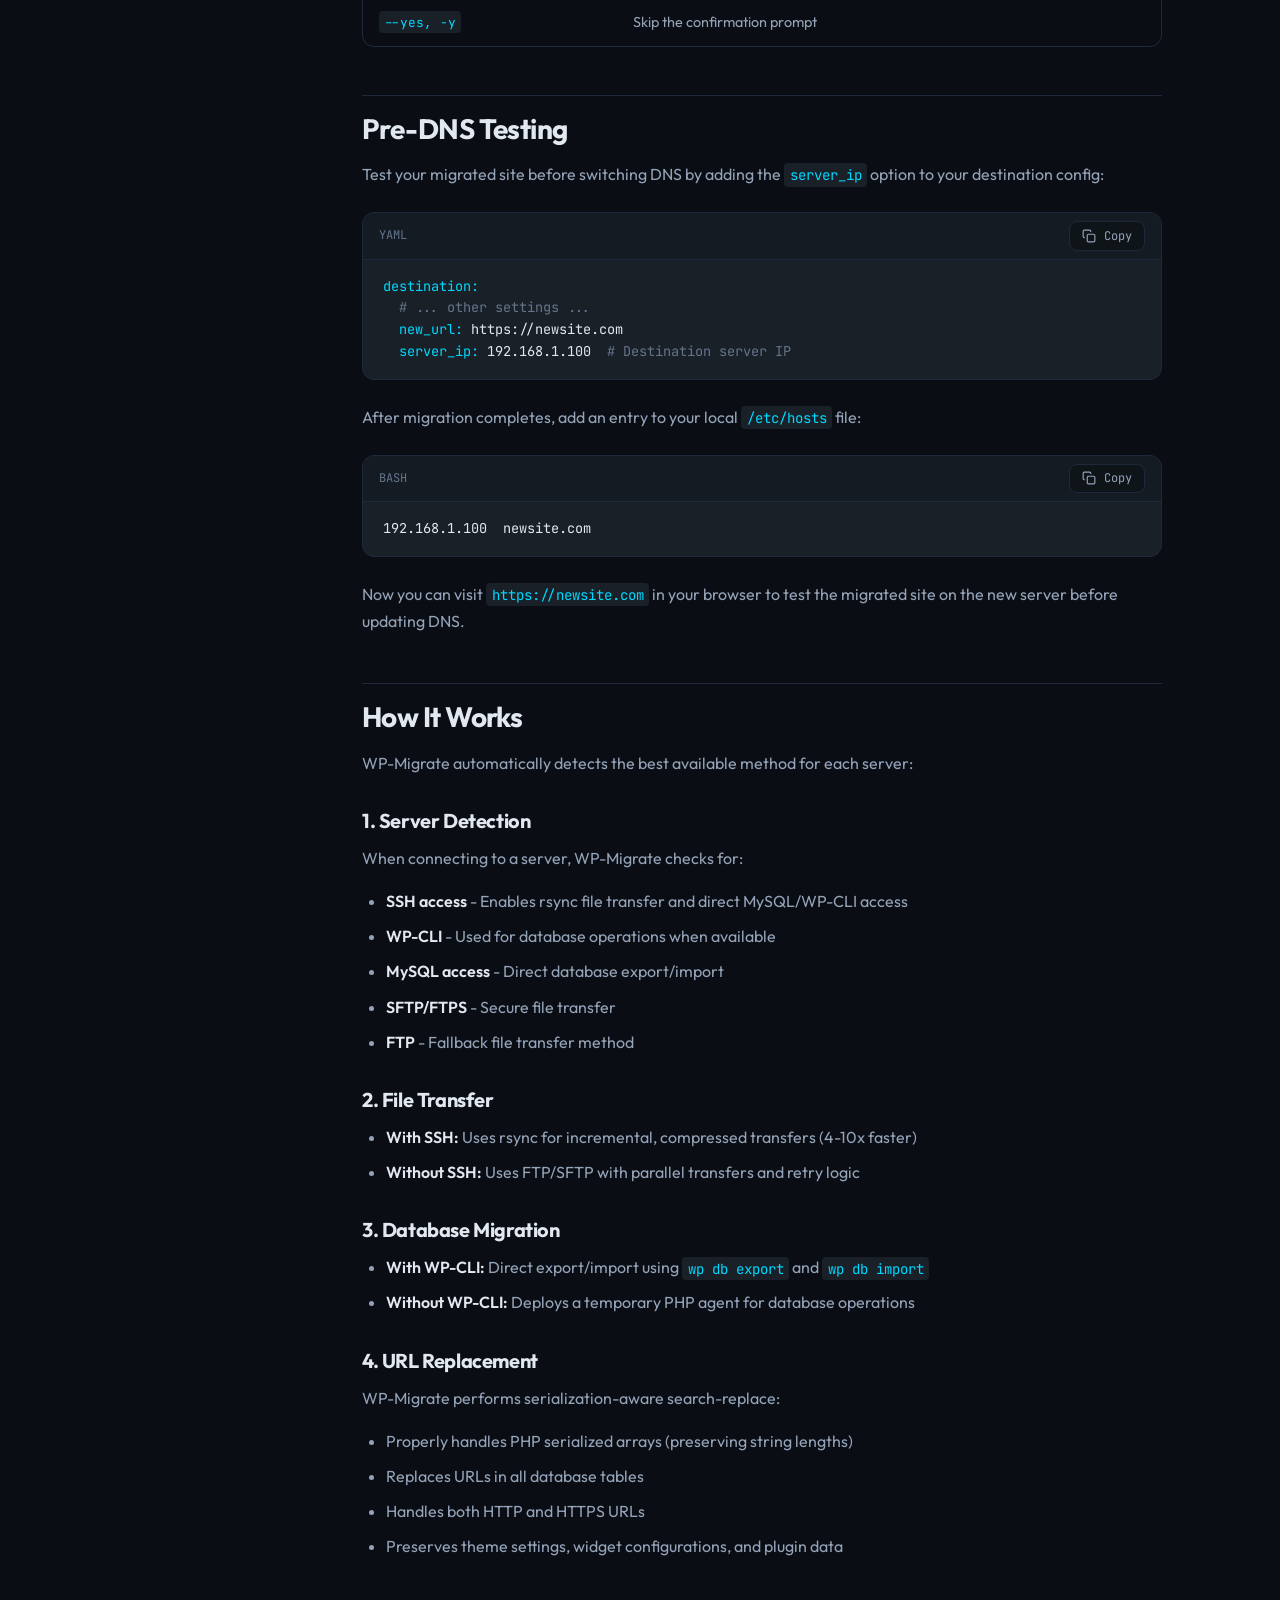
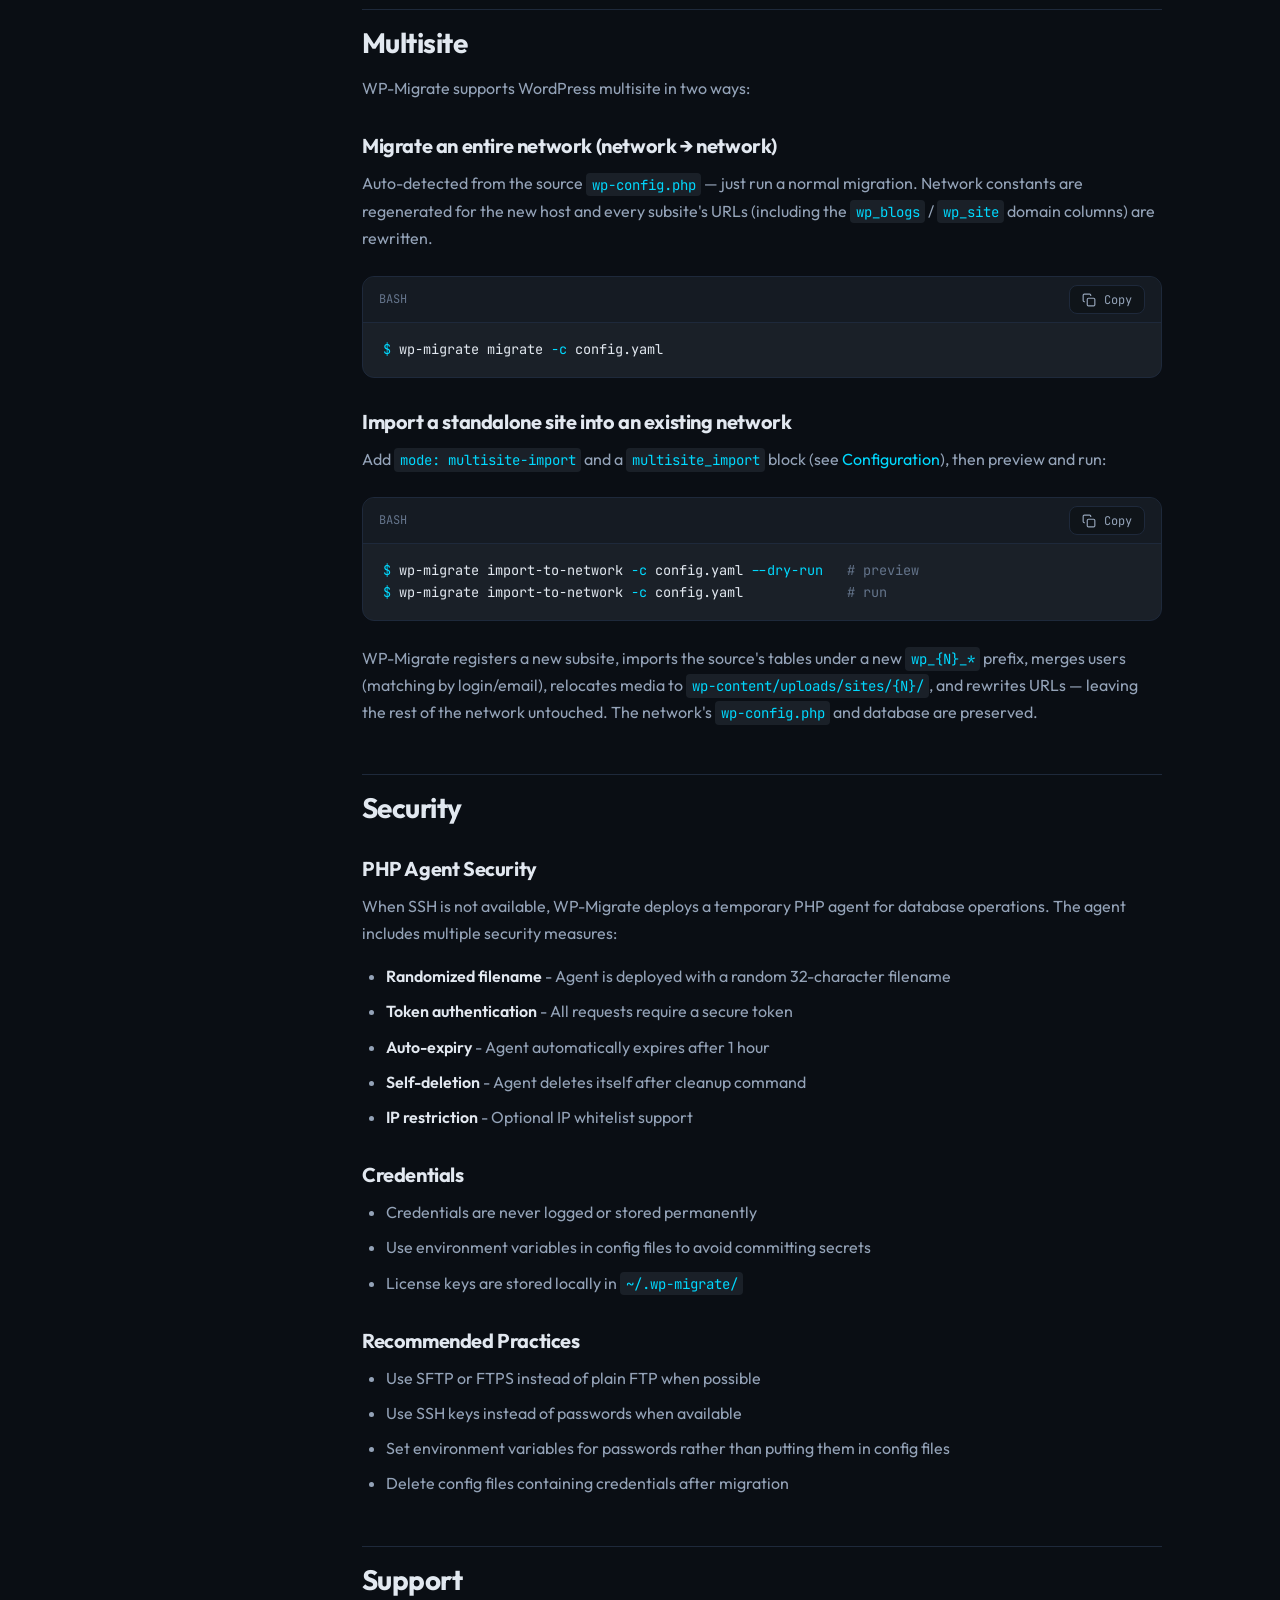
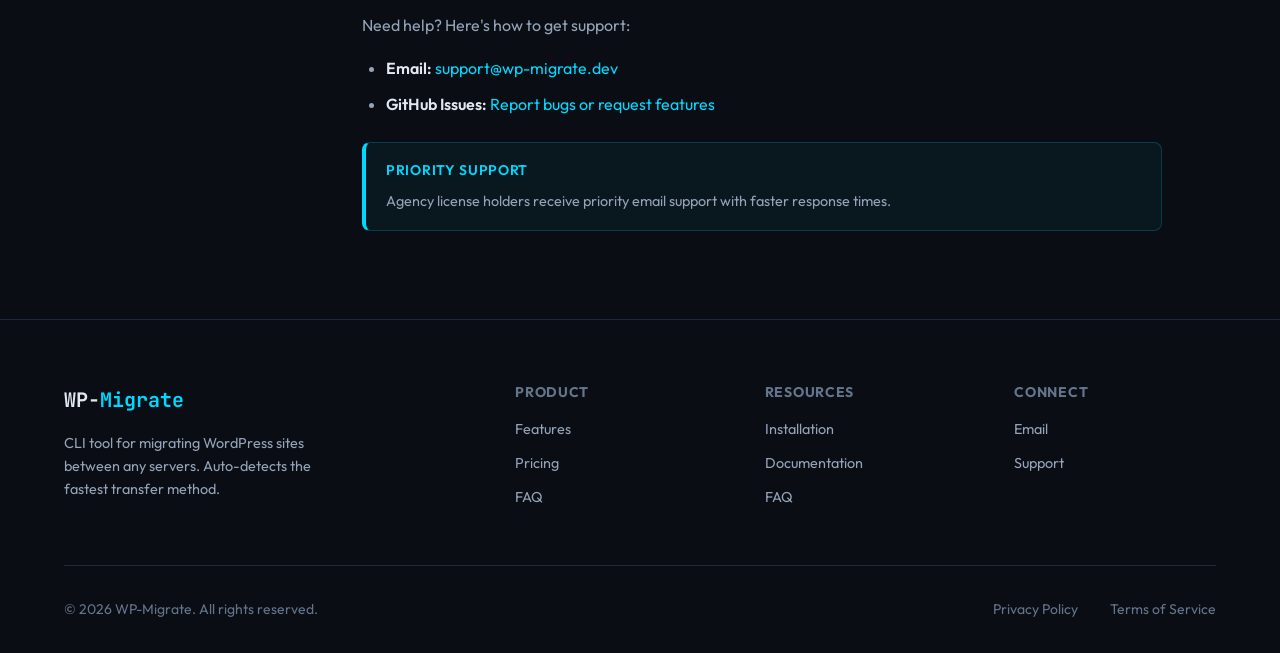
<file: docs.html>
<!DOCTYPE html>
<html lang="en">
<head>
    <meta charset="UTF-8">
    <meta name="viewport" content="width=device-width, initial-scale=1.0">
    <title>Documentation - WP-Migrate | WordPress Migration CLI Tool</title>
    <meta name="description" content="Complete documentation for WP-Migrate. Learn how to install, configure, and use the WordPress migration CLI tool.">

    <!-- Open Graph -->
    <meta property="og:title" content="WP-Migrate Documentation">
    <meta property="og:description" content="Complete documentation for the WordPress migration CLI tool.">
    <meta property="og:url" content="https://wp-migrate.dev/docs.html">
    <meta property="og:type" content="website">

    <!-- Fonts -->
    <link rel="preconnect" href="https://fonts.googleapis.com">
    <link rel="preconnect" href="https://fonts.gstatic.com" crossorigin>
    <link href="https://fonts.googleapis.com/css2?family=Outfit:wght@300;400;500;600;700;800&family=JetBrains+Mono:wght@400;500&display=swap" rel="stylesheet">

    <!-- Stylesheets -->
    <link rel="stylesheet" href="css/base.css">
    <link rel="stylesheet" href="css/animations.css">
    <link rel="stylesheet" href="css/components.css">
    <link rel="stylesheet" href="css/layout.css">
    <link rel="stylesheet" href="css/themes/cli.css">
    <link rel="stylesheet" href="css/docs.css">
</head>
<body>
    <!-- Toast Notification -->
    <div class="toast" id="toast">
        <svg fill="none" stroke="currentColor" stroke-width="2" viewBox="0 0 24 24">
            <path d="M5 13l4 4L19 7"/>
        </svg>
        <span id="toast-message">Copied to clipboard</span>
    </div>

    <!-- Mobile Theme Toggle (Fixed Position) -->
    <button class="theme-toggle mobile-only" onclick="toggleTheme()" aria-label="Toggle theme">
        <span class="theme-label" id="theme-label-mobile">CLI</span>
        <div class="theme-toggle-track">
            <div class="theme-toggle-thumb"></div>
        </div>
    </button>

    <!-- Navigation -->
    <nav>
        <div class="container nav-inner">
            <a href="/" class="logo">WP-<span>Migrate</span></a>
            <ul class="nav-links">
                <li><a href="/#features">Features</a></li>
                <li><a href="docs.html">Docs</a></li>
                <li><a href="/#pricing">Pricing</a></li>
                <li><a href="/#faq">FAQ</a></li>
                <li>
                    <button class="theme-toggle" onclick="toggleTheme()" aria-label="Toggle theme">
                        <span class="theme-label" id="theme-label">CLI</span>
                        <div class="theme-toggle-track">
                            <div class="theme-toggle-thumb"></div>
                        </div>
                    </button>
                </li>
                <li><a href="/#install" class="nav-cta">Get Started</a></li>
            </ul>
            <button class="mobile-menu-btn" aria-label="Menu">
                <svg width="24" height="24" fill="none" stroke="currentColor" stroke-width="2">
                    <path d="M3 12h18M3 6h18M3 18h18"/>
                </svg>
            </button>
        </div>
    </nav>

    <!-- Matrix Rain Canvas (CLI Theme) -->
    <canvas id="matrix-canvas" style="position: fixed; top: 0; left: 0; width: 100%; height: 100%; pointer-events: none; z-index: -1; opacity: 0; transition: opacity 0.5s;"></canvas>

    <!-- Mobile Sidebar Toggle -->
    <button class="docs-sidebar-toggle" onclick="toggleDocsSidebar()" aria-label="Toggle navigation">
        <svg fill="none" stroke="currentColor" stroke-width="2" viewBox="0 0 24 24">
            <path d="M4 6h16M4 12h16M4 18h16"/>
        </svg>
        Menu
    </button>

    <!-- Documentation Layout -->
    <div class="docs-layout">
        <!-- Sidebar -->
        <aside class="docs-sidebar" id="docs-sidebar">
            <button class="docs-sidebar-close" onclick="toggleDocsSidebar()" aria-label="Close navigation">&times;</button>
            <h4>Documentation</h4>
            <ul class="docs-nav">
                <li><a href="#installation">Installation</a></li>
                <li><a href="#quick-start">Quick Start</a></li>
                <li><a href="#licensing">Licensing</a></li>
                <li><a href="#configuration">Configuration</a></li>
                <li><a href="#commands">Commands</a></li>
                <li><a href="#pre-dns-testing">Pre-DNS Testing</a></li>
                <li><a href="#how-it-works">How It Works</a></li>
                <li><a href="#multisite">Multisite</a></li>
                <li><a href="#security">Security</a></li>
                <li><a href="#support">Support</a></li>
            </ul>
        </aside>

        <!-- Main Content -->
        <main class="docs-content">
            <h1>WP-Migrate Documentation</h1>
            <p class="docs-intro">A CLI tool for migrating WordPress sites between servers. Automatically detects SSH, SFTP, or FTP access and uses the fastest method available.</p>

            <!-- Installation -->
            <h2 id="installation">Installation</h2>

            <h3>macOS & Linux</h3>
            <p>Run the installer script which automatically detects your system and downloads the correct binary:</p>
            <div class="code-block">
                <div class="code-block-header">
                    <span class="code-block-lang">bash</span>
                    <button class="code-block-copy" onclick="copyCode(this)">
                        <svg fill="none" stroke="currentColor" stroke-width="2" viewBox="0 0 24 24">
                            <rect x="9" y="9" width="13" height="13" rx="2"/>
                            <path d="M5 15H4a2 2 0 01-2-2V4a2 2 0 012-2h9a2 2 0 012 2v1"/>
                        </svg>
                        Copy
                    </button>
                </div>
                <pre><code><span class="prompt">$</span> curl -fsSL https://wp-migrate.dev/install.sh | bash</code></pre>
            </div>
            <p>This installs <code>wp-migrate</code> to <code>/usr/local/bin</code> (requires sudo).</p>

            <h3>Windows</h3>
            <p>Download <code>wp-migrate-windows.exe</code> from the <a href="https://github.com/RichardAtCT/wp-migrate-releases/releases/latest" target="_blank">latest release</a> and add it to your <code>PATH</code>.</p>

            <h3>Manual Installation</h3>
            <p>Download the appropriate binary for your platform from <a href="https://github.com/RichardAtCT/wp-migrate-releases/releases/latest" target="_blank">GitHub Releases</a>:</p>
            <ul>
                <li><code>wp-migrate-macos</code> - macOS ARM64 (Apple Silicon, works on Intel via Rosetta 2)</li>
                <li><code>wp-migrate-linux</code> - Linux x86_64</li>
                <li><code>wp-migrate-windows.exe</code> - Windows x86_64</li>
            </ul>

            <!-- Quick Start -->
            <h2 id="quick-start">Quick Start</h2>

            <h3>Interactive Wizard</h3>
            <p>The easiest way to run a migration is with the interactive wizard:</p>
            <div class="code-block">
                <div class="code-block-header">
                    <span class="code-block-lang">bash</span>
                    <button class="code-block-copy" onclick="copyCode(this)">
                        <svg fill="none" stroke="currentColor" stroke-width="2" viewBox="0 0 24 24">
                            <rect x="9" y="9" width="13" height="13" rx="2"/>
                            <path d="M5 15H4a2 2 0 01-2-2V4a2 2 0 012-2h9a2 2 0 012 2v1"/>
                        </svg>
                        Copy
                    </button>
                </div>
                <pre><code><span class="prompt">$</span> wp-migrate</code></pre>
            </div>
            <p>The wizard will prompt you for source and destination credentials, then run the migration automatically.</p>

            <h3>Command-Line Mode</h3>
            <p>For automation or scripted migrations, generate a sample config, edit it, then run the migration:</p>
            <div class="code-block">
                <div class="code-block-header">
                    <span class="code-block-lang">bash</span>
                    <button class="code-block-copy" onclick="copyCode(this)">
                        <svg fill="none" stroke="currentColor" stroke-width="2" viewBox="0 0 24 24">
                            <rect x="9" y="9" width="13" height="13" rx="2"/>
                            <path d="M5 15H4a2 2 0 01-2-2V4a2 2 0 012-2h9a2 2 0 012 2v1"/>
                        </svg>
                        Copy
                    </button>
                </div>
                <pre><code><span class="prompt">$</span> wp-migrate init                       <span class="yaml-comment"># writes a documented config.yaml</span>
<span class="prompt">$</span> wp-migrate validate <span class="flag">-c</span> config.yaml    <span class="yaml-comment"># check it before running</span>
<span class="prompt">$</span> wp-migrate migrate <span class="flag">-c</span> config.yaml     <span class="yaml-comment"># run the full migration</span></code></pre>
            </div>

            <!-- Licensing -->
            <h2 id="licensing">Licensing</h2>
            <p>WP-Migrate includes 3 free migrations to try the tool. After that, you'll need to purchase a license.</p>

            <h3>Activating a License</h3>
            <div class="code-block">
                <div class="code-block-header">
                    <span class="code-block-lang">bash</span>
                    <button class="code-block-copy" onclick="copyCode(this)">
                        <svg fill="none" stroke="currentColor" stroke-width="2" viewBox="0 0 24 24">
                            <rect x="9" y="9" width="13" height="13" rx="2"/>
                            <path d="M5 15H4a2 2 0 01-2-2V4a2 2 0 012-2h9a2 2 0 012 2v1"/>
                        </svg>
                        Copy
                    </button>
                </div>
                <pre><code><span class="prompt">$</span> wp-migrate activate <span class="string">YOUR-LICENSE-KEY</span></code></pre>
            </div>

            <h3>Deactivating a License</h3>
            <p>To move your license to a new machine:</p>
            <div class="code-block">
                <div class="code-block-header">
                    <span class="code-block-lang">bash</span>
                    <button class="code-block-copy" onclick="copyCode(this)">
                        <svg fill="none" stroke="currentColor" stroke-width="2" viewBox="0 0 24 24">
                            <rect x="9" y="9" width="13" height="13" rx="2"/>
                            <path d="M5 15H4a2 2 0 01-2-2V4a2 2 0 012-2h9a2 2 0 012 2v1"/>
                        </svg>
                        Copy
                    </button>
                </div>
                <pre><code><span class="prompt">$</span> wp-migrate deactivate</code></pre>
            </div>

            <h3>Check License Status</h3>
            <div class="code-block">
                <div class="code-block-header">
                    <span class="code-block-lang">bash</span>
                    <button class="code-block-copy" onclick="copyCode(this)">
                        <svg fill="none" stroke="currentColor" stroke-width="2" viewBox="0 0 24 24">
                            <rect x="9" y="9" width="13" height="13" rx="2"/>
                            <path d="M5 15H4a2 2 0 01-2-2V4a2 2 0 012-2h9a2 2 0 012 2v1"/>
                        </svg>
                        Copy
                    </button>
                </div>
                <pre><code><span class="prompt">$</span> wp-migrate status</code></pre>
            </div>

            <div class="docs-note">
                <div class="docs-note-title">License Types</div>
                <p><strong>Single User ($39)</strong> - 2 machine activations, unlimited migrations.<br>
                <strong>Agency ($149)</strong> - Unlimited activations, unlimited migrations.</p>
            </div>

            <!-- Configuration -->
            <h2 id="configuration">Configuration</h2>
            <p>Create a YAML configuration file for scripted or repeatable migrations:</p>

            <div class="code-block">
                <div class="code-block-header">
                    <span class="code-block-lang">yaml</span>
                    <button class="code-block-copy" onclick="copyCode(this)">
                        <svg fill="none" stroke="currentColor" stroke-width="2" viewBox="0 0 24 24">
                            <rect x="9" y="9" width="13" height="13" rx="2"/>
                            <path d="M5 15H4a2 2 0 01-2-2V4a2 2 0 012-2h9a2 2 0 012 2v1"/>
                        </svg>
                        Copy
                    </button>
                </div>
                <pre><code><span class="yaml-comment"># config.yaml — generate with `wp-migrate init`</span>
<span class="yaml-key">source:</span>
  <span class="yaml-key">host:</span> <span class="yaml-value">oldsite.com</span>
  <span class="yaml-key">user:</span> <span class="yaml-value">oldsite_user</span>
  <span class="yaml-key">pass:</span> <span class="yaml-var">"${SOURCE_PASS}"</span>   <span class="yaml-comment"># Environment variable</span>
  <span class="yaml-key">type:</span> <span class="yaml-value">auto</span>             <span class="yaml-comment"># auto | ssh | sftp | ftps | ftp</span>
  <span class="yaml-comment"># key_file: ~/.ssh/id_rsa   # Optional: SSH key instead of password</span>
  <span class="yaml-key">wp_path:</span> <span class="yaml-value">/public_html</span>

<span class="yaml-key">destination:</span>
  <span class="yaml-key">host:</span> <span class="yaml-value">newsite.com</span>
  <span class="yaml-key">user:</span> <span class="yaml-value">newsite_user</span>
  <span class="yaml-key">pass:</span> <span class="yaml-var">"${DEST_PASS}"</span>
  <span class="yaml-key">type:</span> <span class="yaml-value">auto</span>
  <span class="yaml-key">wp_path:</span> <span class="yaml-value">/public_html</span>
  <span class="yaml-comment"># Database credentials (required for SFTP/FTP, optional with SSH+WP-CLI)</span>
  <span class="yaml-key">db_host:</span> <span class="yaml-value">localhost</span>
  <span class="yaml-key">db_name:</span> <span class="yaml-value">newsite_wp</span>
  <span class="yaml-key">db_user:</span> <span class="yaml-value">newsite_dbuser</span>
  <span class="yaml-key">db_pass:</span> <span class="yaml-var">"${DEST_DB_PASS}"</span>
  <span class="yaml-key">new_url:</span> <span class="yaml-value">https://newsite.com</span></code></pre>
            </div>

            <h3>Configuration Reference</h3>
            <div class="docs-table-wrapper">
                <table class="docs-table">
                    <thead>
                        <tr>
                            <th>Key</th>
                            <th>Description</th>
                            <th>Required</th>
                        </tr>
                    </thead>
                    <tbody>
                        <tr>
                            <td><code>host</code></td>
                            <td>Server hostname</td>
                            <td>Yes</td>
                        </tr>
                        <tr>
                            <td><code>user</code></td>
                            <td>Connection username</td>
                            <td>Yes</td>
                        </tr>
                        <tr>
                            <td><code>pass</code></td>
                            <td>Connection password (supports env vars)</td>
                            <td>Yes*</td>
                        </tr>
                        <tr>
                            <td><code>type</code></td>
                            <td>Connection type: <code>auto</code> (default), <code>ssh</code>, <code>sftp</code>, <code>ftps</code>, or <code>ftp</code></td>
                            <td>No</td>
                        </tr>
                        <tr>
                            <td><code>port</code></td>
                            <td>Connection port (defaults based on type: 22 for SSH/SFTP, 21 for FTP)</td>
                            <td>No</td>
                        </tr>
                        <tr>
                            <td><code>key_file</code></td>
                            <td>Path to SSH private key (instead of <code>pass</code>)</td>
                            <td>No</td>
                        </tr>
                        <tr>
                            <td><code>key_passphrase</code></td>
                            <td>Passphrase for an encrypted SSH key</td>
                            <td>No</td>
                        </tr>
                        <tr>
                            <td><code>wp_path</code></td>
                            <td>Path to WordPress installation</td>
                            <td>Yes</td>
                        </tr>
                        <tr>
                            <td><code>db_host</code></td>
                            <td>Database hostname</td>
                            <td>Dest only</td>
                        </tr>
                        <tr>
                            <td><code>db_name</code></td>
                            <td>Database name</td>
                            <td>Dest only</td>
                        </tr>
                        <tr>
                            <td><code>db_user</code></td>
                            <td>Database username</td>
                            <td>Dest only</td>
                        </tr>
                        <tr>
                            <td><code>db_pass</code></td>
                            <td>Database password</td>
                            <td>Dest only</td>
                        </tr>
                        <tr>
                            <td><code>new_url</code></td>
                            <td>New site URL for search-replace</td>
                            <td>Dest only</td>
                        </tr>
                        <tr>
                            <td><code>server_ip</code></td>
                            <td>Server IP for pre-DNS testing</td>
                            <td>No</td>
                        </tr>
                    </tbody>
                </table>
            </div>
            <p><small>* <code>pass</code> is required unless you authenticate with an SSH <code>key_file</code>. Database credentials are required for SFTP/FTP transfers and optional when SSH + WP-CLI is available.</small></p>

            <div class="docs-note">
                <div class="docs-note-title">Legacy field names</div>
                <p>Older configs using <code>ftp_host</code>, <code>ftp_user</code>, <code>ftp_pass</code>, <code>ftp_type</code>, and <code>ftp_port</code> still work as aliases for <code>host</code>, <code>user</code>, <code>pass</code>, <code>type</code>, and <code>port</code>. New configs should use the shorter names above.</p>
            </div>

            <div class="docs-warning">
                <div class="docs-note-title">Security Tip</div>
                <p>Never commit passwords to version control. Use environment variables like <code>${VAR_NAME}</code> in your config file, then set them in your shell before running.</p>
            </div>

            <h3>Multisite</h3>
            <p>Multisite networks are <strong>auto-detected from the source <code>wp-config.php</code></strong>, so a normal <code>migrate</code> handles a whole network with no extra config. Add an optional <code>multisite</code> block only to override behaviour or remap specific subsites:</p>
            <div class="code-block">
                <div class="code-block-header">
                    <span class="code-block-lang">yaml</span>
                    <button class="code-block-copy" onclick="copyCode(this)">
                        <svg fill="none" stroke="currentColor" stroke-width="2" viewBox="0 0 24 24">
                            <rect x="9" y="9" width="13" height="13" rx="2"/>
                            <path d="M5 15H4a2 2 0 01-2-2V4a2 2 0 012-2h9a2 2 0 012 2v1"/>
                        </svg>
                        Copy
                    </button>
                </div>
                <pre><code><span class="yaml-comment"># Optional — only needed to override auto-detection</span>
<span class="yaml-key">multisite:</span>
  <span class="yaml-key">enabled:</span> <span class="yaml-value">true</span>          <span class="yaml-comment"># omit to auto-detect; false forces single-site handling</span>
  <span class="yaml-key">subdomain:</span> <span class="yaml-value">true</span>        <span class="yaml-comment"># omit to inherit source SUBDOMAIN_INSTALL</span>
  <span class="yaml-key">subsite_mappings:</span>     <span class="yaml-comment"># optional: remap specific subsites</span>
    <span class="yaml-key">- old:</span> <span class="yaml-value">shop.oldsite.com</span>
      <span class="yaml-key">new:</span> <span class="yaml-value">shop.newbrand.com</span></code></pre>
            </div>
            <p>To import a standalone site <em>into</em> an existing network as a new subsite, set <code>mode: multisite-import</code> with a <code>multisite_import</code> block and run <code>wp-migrate import-to-network -c config.yaml</code>:</p>
            <div class="code-block">
                <div class="code-block-header">
                    <span class="code-block-lang">yaml</span>
                    <button class="code-block-copy" onclick="copyCode(this)">
                        <svg fill="none" stroke="currentColor" stroke-width="2" viewBox="0 0 24 24">
                            <rect x="9" y="9" width="13" height="13" rx="2"/>
                            <path d="M5 15H4a2 2 0 01-2-2V4a2 2 0 012-2h9a2 2 0 012 2v1"/>
                        </svg>
                        Copy
                    </button>
                </div>
                <pre><code><span class="yaml-key">mode:</span> <span class="yaml-value">multisite-import</span>
<span class="yaml-comment"># destination.new_url is the NETWORK's base URL in this mode</span>
<span class="yaml-key">multisite_import:</span>
  <span class="yaml-key">subsite_slug:</span> <span class="yaml-value">myblog</span>       <span class="yaml-comment"># required; lowercase letters/digits/hyphens</span>
  <span class="yaml-key">default_role:</span> <span class="yaml-value">editor</span>      <span class="yaml-comment"># role for source users lacking one (default: subscriber)</span>
  <span class="yaml-comment"># network_admin_user: admin  # optional: grant this network user admin on the subsite</span></code></pre>
            </div>

            <!-- Commands -->
            <h2 id="commands">Commands</h2>
            <div class="docs-table-wrapper">
                <table class="docs-table">
                    <thead>
                        <tr>
                            <th>Command</th>
                            <th>Description</th>
                        </tr>
                    </thead>
                    <tbody>
                        <tr>
                            <td><code>wp-migrate</code></td>
                            <td>Run the interactive migration wizard (no arguments)</td>
                        </tr>
                        <tr>
                            <td><code>wp-migrate start</code></td>
                            <td>Start the wizard, optionally pre-loading a config</td>
                        </tr>
                        <tr>
                            <td><code>wp-migrate init</code></td>
                            <td>Write a sample, documented config file</td>
                        </tr>
                        <tr>
                            <td><code>wp-migrate validate -c &lt;file&gt;</code></td>
                            <td>Validate a migration config file</td>
                        </tr>
                        <tr>
                            <td><code>wp-migrate test-connection -c &lt;file&gt;</code></td>
                            <td>Test source/destination connections</td>
                        </tr>
                        <tr>
                            <td><code>wp-migrate migrate -c &lt;file&gt;</code></td>
                            <td>Run a full migration (files + database + URL replace)</td>
                        </tr>
                        <tr>
                            <td><code>wp-migrate import-to-network -c &lt;file&gt;</code></td>
                            <td>Import a standalone site into an existing multisite network</td>
                        </tr>
                        <tr>
                            <td><code>wp-migrate export -c &lt;file&gt;</code></td>
                            <td>Export the source database only</td>
                        </tr>
                        <tr>
                            <td><code>wp-migrate import -c &lt;file&gt; --sql &lt;file&gt;</code></td>
                            <td>Import a database to the destination</td>
                        </tr>
                        <tr>
                            <td><code>wp-migrate verify -c &lt;file&gt;</code></td>
                            <td>Show pre-DNS-cutover testing instructions</td>
                        </tr>
                        <tr>
                            <td><code>wp-migrate verify-site -c &lt;file&gt;</code></td>
                            <td>HTTP-check the migrated site before DNS cutover</td>
                        </tr>
                        <tr>
                            <td><code>wp-migrate deploy-agent -c &lt;file&gt;</code></td>
                            <td>Deploy the PHP agent to a server and verify it works</td>
                        </tr>
                        <tr>
                            <td><code>wp-migrate cleanup -c &lt;file&gt;</code></td>
                            <td>Remove PHP agents and temporary files from servers</td>
                        </tr>
                        <tr>
                            <td><code>wp-migrate activate &lt;key&gt;</code></td>
                            <td>Activate license on this machine</td>
                        </tr>
                        <tr>
                            <td><code>wp-migrate deactivate</code></td>
                            <td>Deactivate license from this machine</td>
                        </tr>
                        <tr>
                            <td><code>wp-migrate status</code></td>
                            <td>Show license and trial status</td>
                        </tr>
                        <tr>
                            <td><code>wp-migrate --version</code></td>
                            <td>Show version information</td>
                        </tr>
                        <tr>
                            <td><code>wp-migrate --help</code></td>
                            <td>Show help (works on any subcommand too)</td>
                        </tr>
                    </tbody>
                </table>
            </div>

            <h3>Common Flags</h3>
            <div class="docs-table-wrapper">
                <table class="docs-table">
                    <thead>
                        <tr>
                            <th>Flag</th>
                            <th>Description</th>
                        </tr>
                    </thead>
                    <tbody>
                        <tr>
                            <td><code>--config, -c</code></td>
                            <td>Path to YAML configuration file</td>
                        </tr>
                        <tr>
                            <td><code>--dry-run</code></td>
                            <td>Show what would be done without making changes</td>
                        </tr>
                        <tr>
                            <td><code>--skip-files</code></td>
                            <td>Skip file transfer (database only)</td>
                        </tr>
                        <tr>
                            <td><code>--skip-db</code></td>
                            <td>Skip database migration (files only)</td>
                        </tr>
                        <tr>
                            <td><code>--skip-search-replace</code></td>
                            <td>Skip URL search-replace (same-URL migrations with DNS cutover)</td>
                        </tr>
                        <tr>
                            <td><code>--source-url</code></td>
                            <td>Override the source site URL used to reach the agent</td>
                        </tr>
                        <tr>
                            <td><code>--yes, -y</code></td>
                            <td>Skip the confirmation prompt</td>
                        </tr>
                    </tbody>
                </table>
            </div>

            <!-- Pre-DNS Testing -->
            <h2 id="pre-dns-testing">Pre-DNS Testing</h2>
            <p>Test your migrated site before switching DNS by adding the <code>server_ip</code> option to your destination config:</p>

            <div class="code-block">
                <div class="code-block-header">
                    <span class="code-block-lang">yaml</span>
                    <button class="code-block-copy" onclick="copyCode(this)">
                        <svg fill="none" stroke="currentColor" stroke-width="2" viewBox="0 0 24 24">
                            <rect x="9" y="9" width="13" height="13" rx="2"/>
                            <path d="M5 15H4a2 2 0 01-2-2V4a2 2 0 012-2h9a2 2 0 012 2v1"/>
                        </svg>
                        Copy
                    </button>
                </div>
                <pre><code><span class="yaml-key">destination:</span>
  <span class="yaml-comment"># ... other settings ...</span>
  <span class="yaml-key">new_url:</span> <span class="yaml-value">https://newsite.com</span>
  <span class="yaml-key">server_ip:</span> <span class="yaml-value">192.168.1.100</span>  <span class="yaml-comment"># Destination server IP</span></code></pre>
            </div>

            <p>After migration completes, add an entry to your local <code>/etc/hosts</code> file:</p>
            <div class="code-block">
                <div class="code-block-header">
                    <span class="code-block-lang">bash</span>
                    <button class="code-block-copy" onclick="copyCode(this)">
                        <svg fill="none" stroke="currentColor" stroke-width="2" viewBox="0 0 24 24">
                            <rect x="9" y="9" width="13" height="13" rx="2"/>
                            <path d="M5 15H4a2 2 0 01-2-2V4a2 2 0 012-2h9a2 2 0 012 2v1"/>
                        </svg>
                        Copy
                    </button>
                </div>
                <pre><code>192.168.1.100  newsite.com</code></pre>
            </div>

            <p>Now you can visit <code>https://newsite.com</code> in your browser to test the migrated site on the new server before updating DNS.</p>

            <!-- How It Works -->
            <h2 id="how-it-works">How It Works</h2>
            <p>WP-Migrate automatically detects the best available method for each server:</p>

            <h3>1. Server Detection</h3>
            <p>When connecting to a server, WP-Migrate checks for:</p>
            <ul>
                <li><strong>SSH access</strong> - Enables rsync file transfer and direct MySQL/WP-CLI access</li>
                <li><strong>WP-CLI</strong> - Used for database operations when available</li>
                <li><strong>MySQL access</strong> - Direct database export/import</li>
                <li><strong>SFTP/FTPS</strong> - Secure file transfer</li>
                <li><strong>FTP</strong> - Fallback file transfer method</li>
            </ul>

            <h3>2. File Transfer</h3>
            <ul>
                <li><strong>With SSH:</strong> Uses rsync for incremental, compressed transfers (4-10x faster)</li>
                <li><strong>Without SSH:</strong> Uses FTP/SFTP with parallel transfers and retry logic</li>
            </ul>

            <h3>3. Database Migration</h3>
            <ul>
                <li><strong>With WP-CLI:</strong> Direct export/import using <code>wp db export</code> and <code>wp db import</code></li>
                <li><strong>Without WP-CLI:</strong> Deploys a temporary PHP agent for database operations</li>
            </ul>

            <h3>4. URL Replacement</h3>
            <p>WP-Migrate performs serialization-aware search-replace:</p>
            <ul>
                <li>Properly handles PHP serialized arrays (preserving string lengths)</li>
                <li>Replaces URLs in all database tables</li>
                <li>Handles both HTTP and HTTPS URLs</li>
                <li>Preserves theme settings, widget configurations, and plugin data</li>
            </ul>

            <!-- Multisite -->
            <h2 id="multisite">Multisite</h2>
            <p>WP-Migrate supports WordPress multisite in two ways:</p>

            <h3>Migrate an entire network (network → network)</h3>
            <p>Auto-detected from the source <code>wp-config.php</code> — just run a normal migration. Network constants are regenerated for the new host and every subsite's URLs (including the <code>wp_blogs</code> / <code>wp_site</code> domain columns) are rewritten.</p>
            <div class="code-block">
                <div class="code-block-header">
                    <span class="code-block-lang">bash</span>
                    <button class="code-block-copy" onclick="copyCode(this)">
                        <svg fill="none" stroke="currentColor" stroke-width="2" viewBox="0 0 24 24">
                            <rect x="9" y="9" width="13" height="13" rx="2"/>
                            <path d="M5 15H4a2 2 0 01-2-2V4a2 2 0 012-2h9a2 2 0 012 2v1"/>
                        </svg>
                        Copy
                    </button>
                </div>
                <pre><code><span class="prompt">$</span> wp-migrate migrate <span class="flag">-c</span> config.yaml</code></pre>
            </div>

            <h3>Import a standalone site into an existing network</h3>
            <p>Add <code>mode: multisite-import</code> and a <code>multisite_import</code> block (see <a href="#configuration">Configuration</a>), then preview and run:</p>
            <div class="code-block">
                <div class="code-block-header">
                    <span class="code-block-lang">bash</span>
                    <button class="code-block-copy" onclick="copyCode(this)">
                        <svg fill="none" stroke="currentColor" stroke-width="2" viewBox="0 0 24 24">
                            <rect x="9" y="9" width="13" height="13" rx="2"/>
                            <path d="M5 15H4a2 2 0 01-2-2V4a2 2 0 012-2h9a2 2 0 012 2v1"/>
                        </svg>
                        Copy
                    </button>
                </div>
                <pre><code><span class="prompt">$</span> wp-migrate import-to-network <span class="flag">-c</span> config.yaml <span class="flag">--dry-run</span>   <span class="yaml-comment"># preview</span>
<span class="prompt">$</span> wp-migrate import-to-network <span class="flag">-c</span> config.yaml             <span class="yaml-comment"># run</span></code></pre>
            </div>
            <p>WP-Migrate registers a new subsite, imports the source's tables under a new <code>wp_{N}_*</code> prefix, merges users (matching by login/email), relocates media to <code>wp-content/uploads/sites/{N}/</code>, and rewrites URLs — leaving the rest of the network untouched. The network's <code>wp-config.php</code> and database are preserved.</p>

            <!-- Security -->
            <h2 id="security">Security</h2>

            <h3>PHP Agent Security</h3>
            <p>When SSH is not available, WP-Migrate deploys a temporary PHP agent for database operations. The agent includes multiple security measures:</p>
            <ul>
                <li><strong>Randomized filename</strong> - Agent is deployed with a random 32-character filename</li>
                <li><strong>Token authentication</strong> - All requests require a secure token</li>
                <li><strong>Auto-expiry</strong> - Agent automatically expires after 1 hour</li>
                <li><strong>Self-deletion</strong> - Agent deletes itself after cleanup command</li>
                <li><strong>IP restriction</strong> - Optional IP whitelist support</li>
            </ul>

            <h3>Credentials</h3>
            <ul>
                <li>Credentials are never logged or stored permanently</li>
                <li>Use environment variables in config files to avoid committing secrets</li>
                <li>License keys are stored locally in <code>~/.wp-migrate/</code></li>
            </ul>

            <h3>Recommended Practices</h3>
            <ul>
                <li>Use SFTP or FTPS instead of plain FTP when possible</li>
                <li>Use SSH keys instead of passwords when available</li>
                <li>Set environment variables for passwords rather than putting them in config files</li>
                <li>Delete config files containing credentials after migration</li>
            </ul>

            <!-- Support -->
            <h2 id="support">Support</h2>
            <p>Need help? Here's how to get support:</p>
            <ul>
                <li><strong>Email:</strong> <a href="mailto:support@wp-migrate.dev">support@wp-migrate.dev</a></li>
                <li><strong>GitHub Issues:</strong> <a href="https://github.com/RichardAtCT/wp-migrate-releases/issues" target="_blank">Report bugs or request features</a></li>
            </ul>

            <div class="docs-note">
                <div class="docs-note-title">Priority Support</div>
                <p>Agency license holders receive priority email support with faster response times.</p>
            </div>

        </main>
    </div>

    <!-- Footer -->
    <footer>
        <div class="container">
            <div class="footer-grid">
                <div class="footer-brand">
                    <a href="/" class="logo">WP-<span>Migrate</span></a>
                    <p>CLI tool for migrating WordPress sites between any servers. Auto-detects the fastest transfer method.</p>
                </div>
                <div class="footer-column">
                    <h4>Product</h4>
                    <ul>
                        <li><a href="/#features">Features</a></li>
                        <li><a href="/#pricing">Pricing</a></li>
                        <li><a href="/#faq">FAQ</a></li>
                    </ul>
                </div>
                <div class="footer-column">
                    <h4>Resources</h4>
                    <ul>
                        <li><a href="/#install">Installation</a></li>
                        <li><a href="docs.html">Documentation</a></li>
                        <li><a href="/#faq">FAQ</a></li>
                    </ul>
                </div>
                <div class="footer-column">
                    <h4>Connect</h4>
                    <ul>
                        <li><a href="mailto:hello@wp-migrate.dev">Email</a></li>
                        <li><a href="mailto:support@wp-migrate.dev">Support</a></li>
                    </ul>
                </div>
            </div>
            <div class="footer-bottom">
                <div>&copy; 2026 WP-Migrate. All rights reserved.</div>
                <div class="footer-legal">
                    <a href="/privacy.html">Privacy Policy</a>
                    <a href="/terms.html">Terms of Service</a>
                </div>
            </div>
        </div>
    </footer>

    <!-- Scripts -->
    <script src="js/main.js"></script>
    <!-- GoatCounter Analytics -->
    <script data-goatcounter="https://wp-migrate.goatcounter.com/count" async src="//gc.zgo.at/count.js"></script>
</body>
</html>
</file>
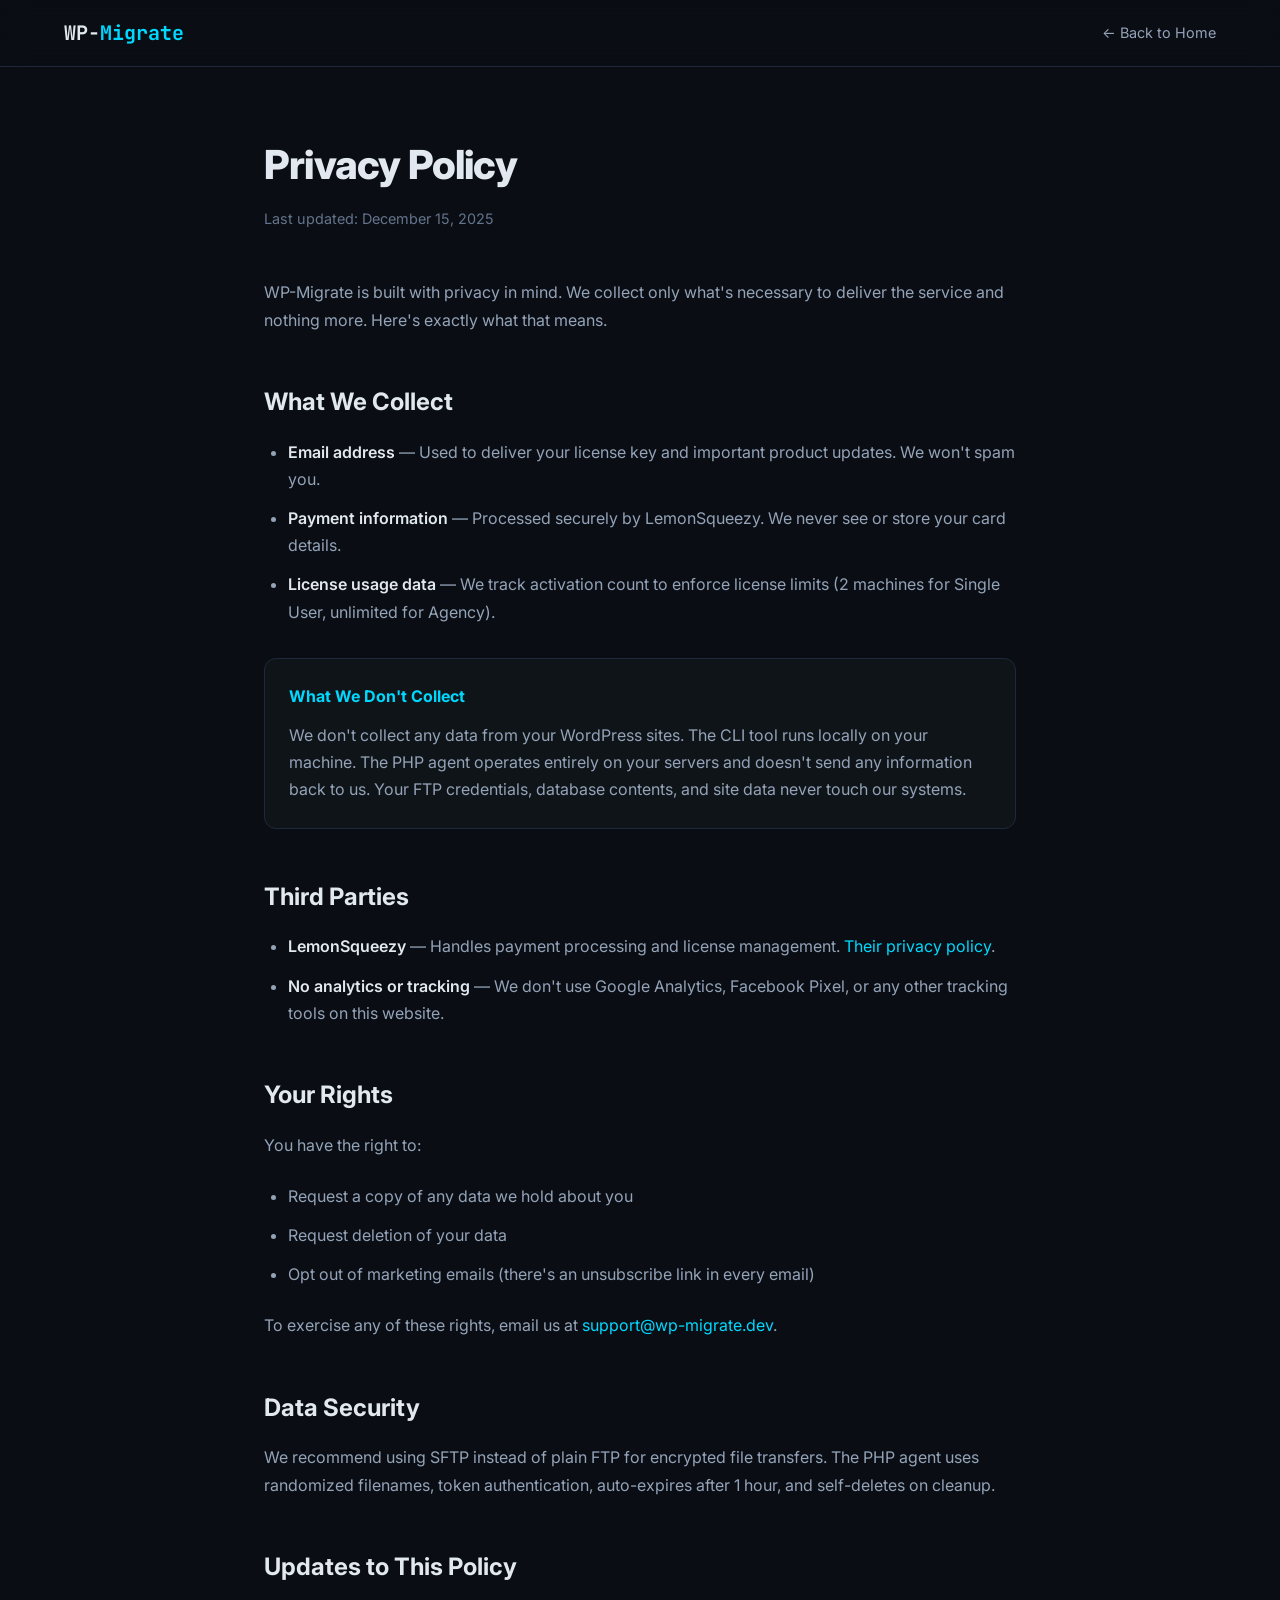
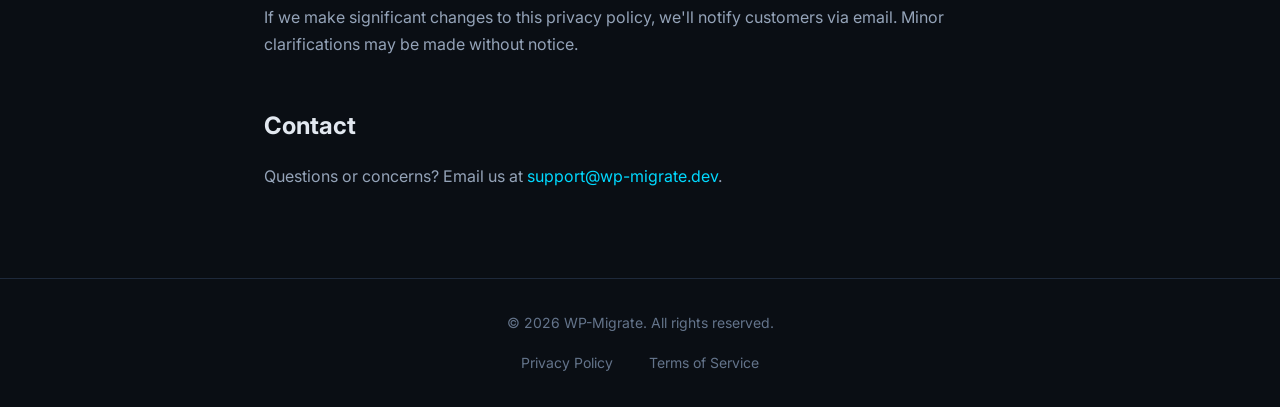
<file: privacy.html>
<!DOCTYPE html>
<html lang="en">
<head>
    <meta charset="UTF-8">
    <meta name="viewport" content="width=device-width, initial-scale=1.0">
    <title>Privacy Policy | WP-Migrate</title>
    <meta name="description" content="Privacy Policy for WP-Migrate WordPress migration CLI tool.">
    <meta name="robots" content="noindex">

    <!-- Fonts -->
    <link rel="preconnect" href="https://fonts.googleapis.com">
    <link rel="preconnect" href="https://fonts.gstatic.com" crossorigin>
    <link href="https://fonts.googleapis.com/css2?family=Inter:wght@400;500;600;700;800&family=JetBrains+Mono:wght@400;500&display=swap" rel="stylesheet">

    <style>
        :root {
            --bg: #0a0e14;
            --bg-elevated: #0f1419;
            --bg-card: #151b23;
            --cyan: #00d9ff;
            --cyan-dim: #00b8d4;
            --teal: #14b8a6;
            --green: #22c55e;
            --text: #e2e8f0;
            --text-muted: #94a3b8;
            --text-dim: #64748b;
            --border: #1e293b;
            --font-display: 'Inter', -apple-system, BlinkMacSystemFont, sans-serif;
            --font-mono: 'JetBrains Mono', 'Fira Code', monospace;
            --radius: 12px;
        }

        *, *::before, *::after {
            box-sizing: border-box;
            margin: 0;
            padding: 0;
        }

        body {
            font-family: var(--font-display);
            background: var(--bg);
            color: var(--text);
            line-height: 1.7;
        }

        a {
            color: var(--cyan);
            text-decoration: none;
        }

        a:hover {
            color: var(--cyan-dim);
        }

        /* Navigation */
        nav {
            background: rgba(10, 14, 20, 0.9);
            backdrop-filter: blur(12px);
            border-bottom: 1px solid var(--border);
            padding: 1rem 0;
            position: sticky;
            top: 0;
            z-index: 100;
        }

        .nav-inner {
            max-width: 1200px;
            margin: 0 auto;
            padding: 0 1.5rem;
            display: flex;
            align-items: center;
            justify-content: space-between;
        }

        .logo {
            font-family: var(--font-mono);
            font-size: 1.25rem;
            font-weight: 700;
            color: var(--text);
        }

        .logo span {
            color: var(--cyan);
        }

        .back-link {
            font-size: 0.9rem;
            color: var(--text-muted);
        }

        /* Content */
        .content {
            max-width: 800px;
            margin: 0 auto;
            padding: 4rem 1.5rem;
        }

        h1 {
            font-size: 2.5rem;
            font-weight: 800;
            margin-bottom: 0.5rem;
            letter-spacing: -0.02em;
        }

        .last-updated {
            color: var(--text-dim);
            font-size: 0.9rem;
            margin-bottom: 3rem;
        }

        h2 {
            font-size: 1.5rem;
            font-weight: 700;
            margin-top: 3rem;
            margin-bottom: 1rem;
            color: var(--text);
        }

        p {
            color: var(--text-muted);
            margin-bottom: 1.5rem;
        }

        ul {
            color: var(--text-muted);
            margin-bottom: 1.5rem;
            padding-left: 1.5rem;
        }

        li {
            margin-bottom: 0.75rem;
        }

        strong {
            color: var(--text);
            font-weight: 600;
        }

        .highlight-box {
            background: var(--bg-elevated);
            border: 1px solid var(--border);
            border-radius: var(--radius);
            padding: 1.5rem;
            margin: 2rem 0;
        }

        .highlight-box h3 {
            color: var(--cyan);
            font-size: 1rem;
            margin-bottom: 0.75rem;
        }

        .highlight-box p {
            margin-bottom: 0;
        }

        code {
            font-family: var(--font-mono);
            background: var(--bg-card);
            padding: 0.2rem 0.4rem;
            border-radius: 4px;
            font-size: 0.9em;
        }

        /* Footer */
        footer {
            border-top: 1px solid var(--border);
            padding: 2rem 0;
            text-align: center;
        }

        .footer-inner {
            max-width: 1200px;
            margin: 0 auto;
            padding: 0 1.5rem;
            color: var(--text-dim);
            font-size: 0.875rem;
        }

        .footer-links {
            margin-top: 1rem;
        }

        .footer-links a {
            color: var(--text-dim);
            margin: 0 1rem;
        }

        .footer-links a:hover {
            color: var(--text);
        }
    </style>
</head>
<body>
    <nav>
        <div class="nav-inner">
            <a href="/" class="logo">WP-<span>Migrate</span></a>
            <a href="/" class="back-link">← Back to Home</a>
        </div>
    </nav>

    <main class="content">
        <h1>Privacy Policy</h1>
        <p class="last-updated">Last updated: December 15, 2025</p>

        <p>WP-Migrate is built with privacy in mind. We collect only what's necessary to deliver the service and nothing more. Here's exactly what that means.</p>

        <h2>What We Collect</h2>
        <ul>
            <li><strong>Email address</strong> — Used to deliver your license key and important product updates. We won't spam you.</li>
            <li><strong>Payment information</strong> — Processed securely by LemonSqueezy. We never see or store your card details.</li>
            <li><strong>License usage data</strong> — We track activation count to enforce license limits (2 machines for Single User, unlimited for Agency).</li>
        </ul>

        <div class="highlight-box">
            <h3>What We Don't Collect</h3>
            <p>We don't collect any data from your WordPress sites. The CLI tool runs locally on your machine. The PHP agent operates entirely on your servers and doesn't send any information back to us. Your FTP credentials, database contents, and site data never touch our systems.</p>
        </div>

        <h2>Third Parties</h2>
        <ul>
            <li><strong>LemonSqueezy</strong> — Handles payment processing and license management. <a href="https://www.lemonsqueezy.com/privacy" target="_blank">Their privacy policy</a>.</li>
            <li><strong>No analytics or tracking</strong> — We don't use Google Analytics, Facebook Pixel, or any other tracking tools on this website.</li>
        </ul>

        <h2>Your Rights</h2>
        <p>You have the right to:</p>
        <ul>
            <li>Request a copy of any data we hold about you</li>
            <li>Request deletion of your data</li>
            <li>Opt out of marketing emails (there's an unsubscribe link in every email)</li>
        </ul>
        <p>To exercise any of these rights, email us at <a href="mailto:support@wp-migrate.dev">support@wp-migrate.dev</a>.</p>

        <h2>Data Security</h2>
        <p>We recommend using SFTP instead of plain FTP for encrypted file transfers. The PHP agent uses randomized filenames, token authentication, auto-expires after 1 hour, and self-deletes on cleanup.</p>

        <h2>Updates to This Policy</h2>
        <p>If we make significant changes to this privacy policy, we'll notify customers via email. Minor clarifications may be made without notice.</p>

        <h2>Contact</h2>
        <p>Questions or concerns? Email us at <a href="mailto:support@wp-migrate.dev">support@wp-migrate.dev</a>.</p>
    </main>

    <footer>
        <div class="footer-inner">
            <div>© 2026 WP-Migrate. All rights reserved.</div>
            <div class="footer-links">
                <a href="/privacy">Privacy Policy</a>
                <a href="/terms">Terms of Service</a>
            </div>
        </div>
    </footer>
    <!-- GoatCounter Analytics -->
    <script data-goatcounter="https://wp-migrate.goatcounter.com/count" async src="//gc.zgo.at/count.js"></script>
</body>
</html>
</file>
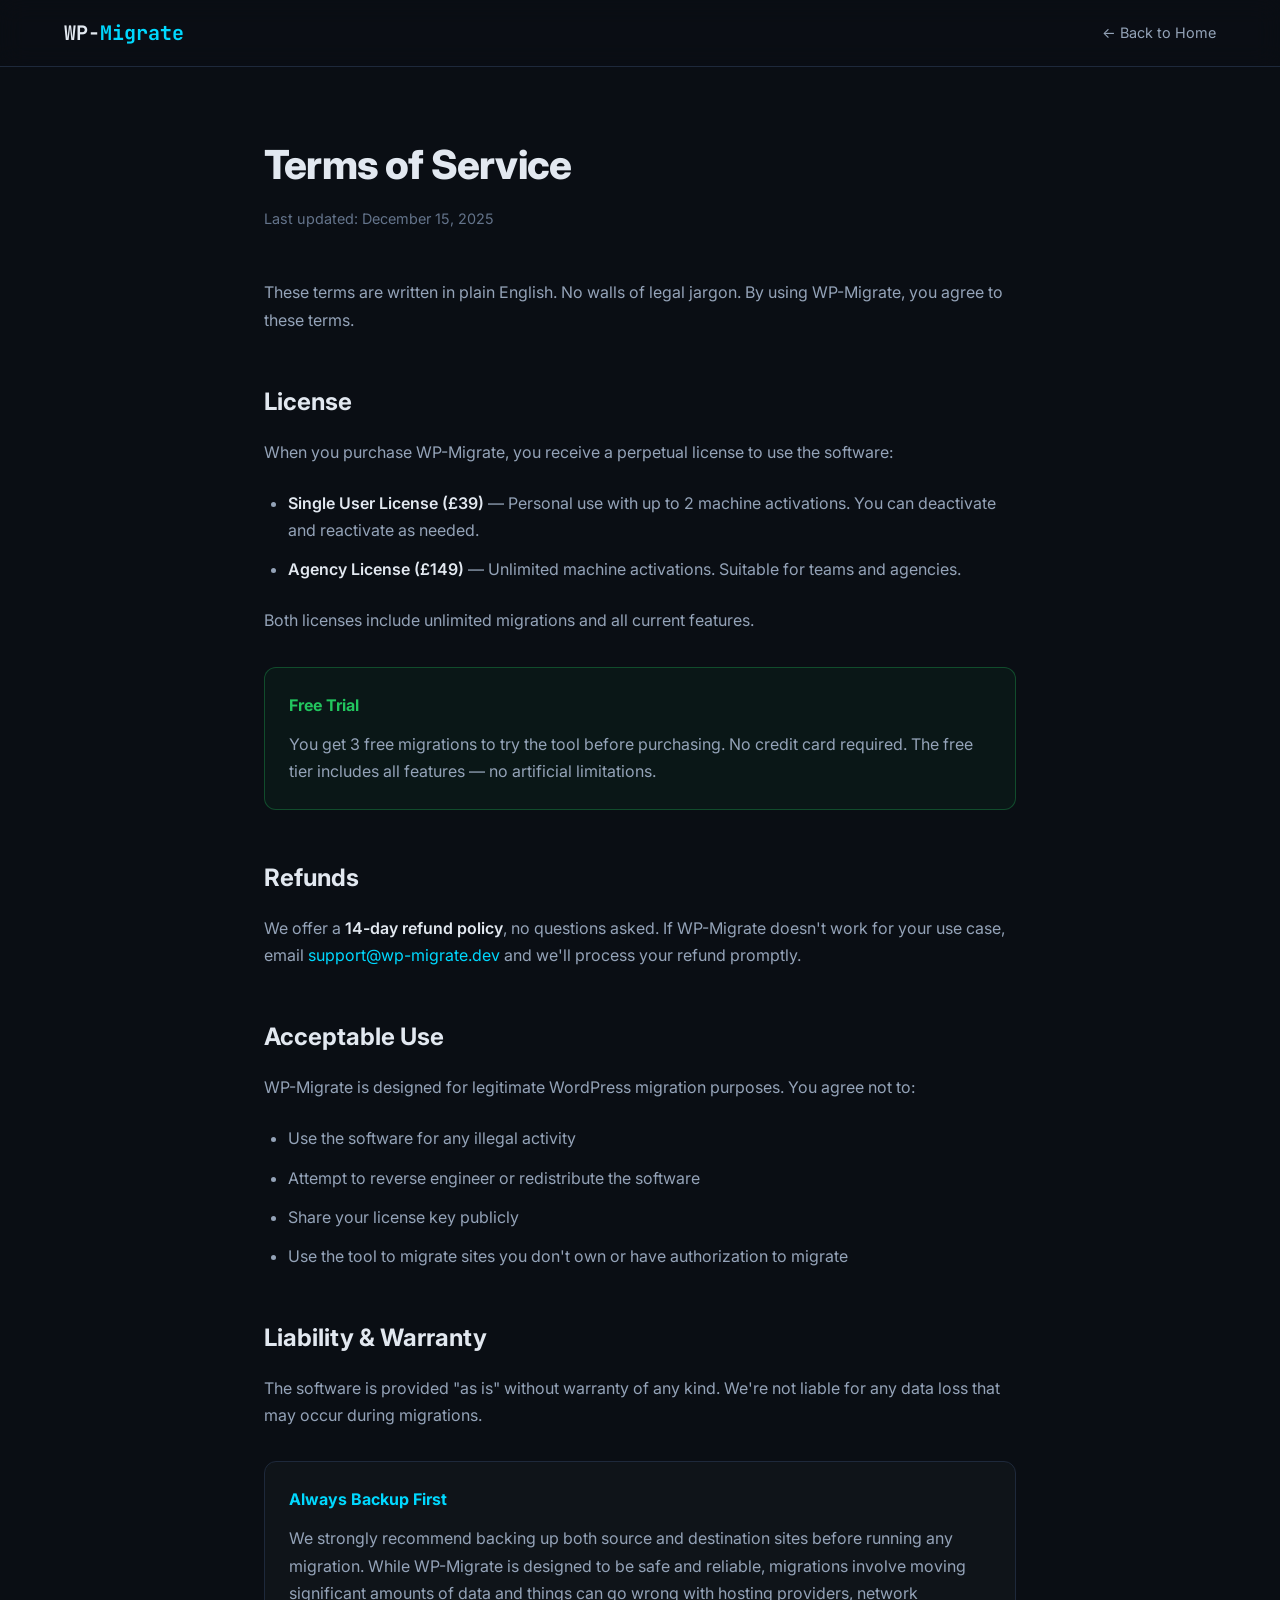
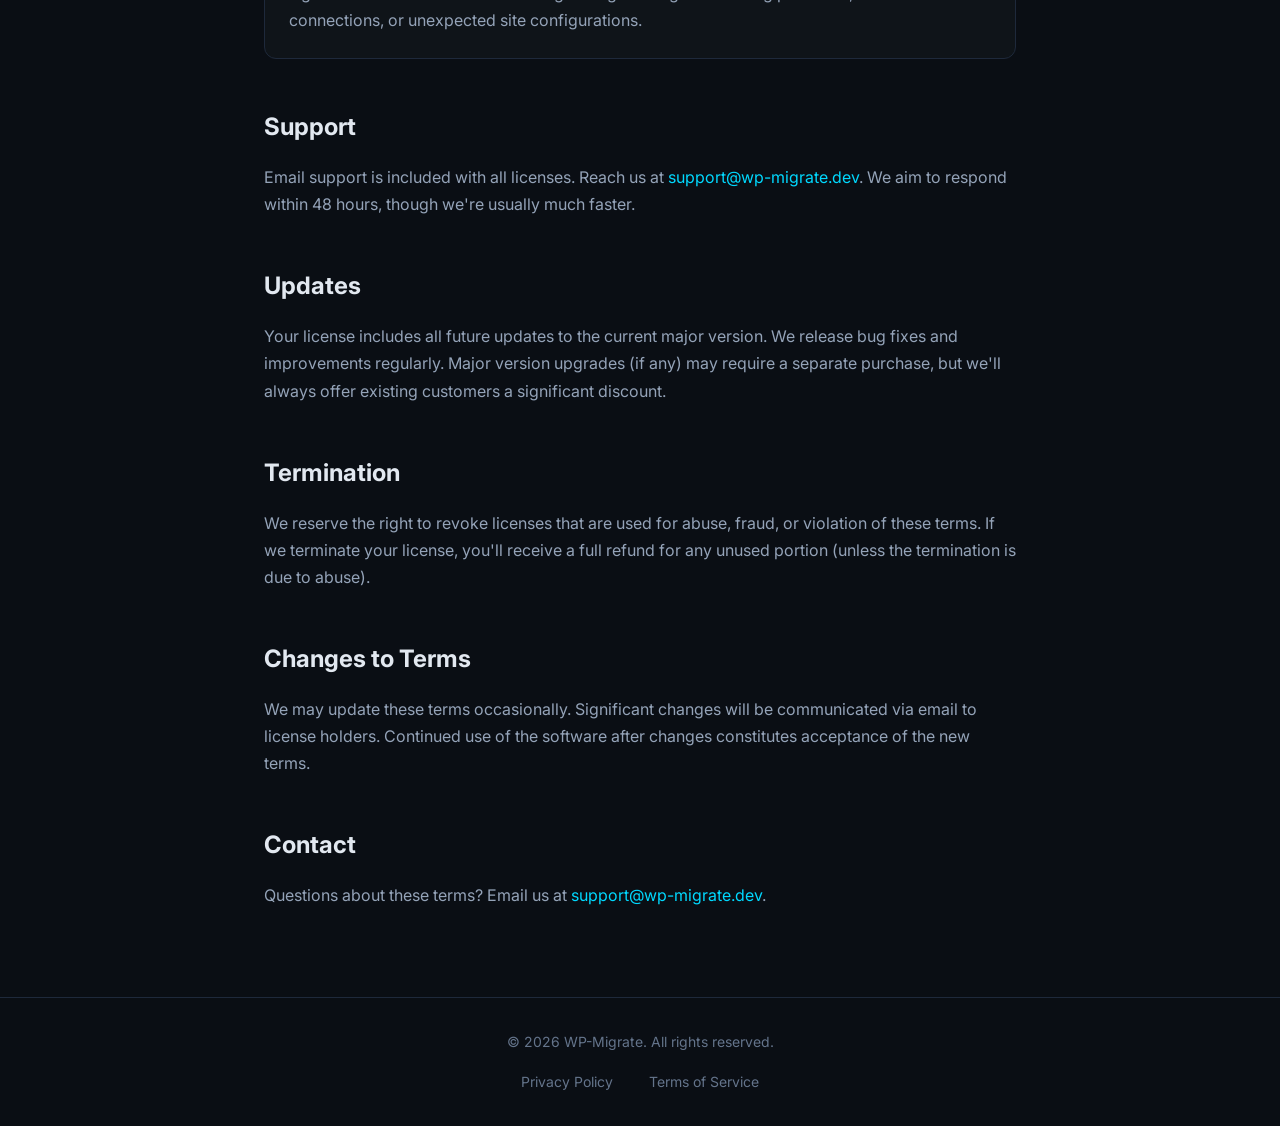
<file: terms.html>
<!DOCTYPE html>
<html lang="en">
<head>
    <meta charset="UTF-8">
    <meta name="viewport" content="width=device-width, initial-scale=1.0">
    <title>Terms of Service | WP-Migrate</title>
    <meta name="description" content="Terms of Service for WP-Migrate WordPress migration CLI tool.">
    <meta name="robots" content="noindex">

    <!-- Fonts -->
    <link rel="preconnect" href="https://fonts.googleapis.com">
    <link rel="preconnect" href="https://fonts.gstatic.com" crossorigin>
    <link href="https://fonts.googleapis.com/css2?family=Inter:wght@400;500;600;700;800&family=JetBrains+Mono:wght@400;500&display=swap" rel="stylesheet">

    <style>
        :root {
            --bg: #0a0e14;
            --bg-elevated: #0f1419;
            --bg-card: #151b23;
            --cyan: #00d9ff;
            --cyan-dim: #00b8d4;
            --teal: #14b8a6;
            --green: #22c55e;
            --text: #e2e8f0;
            --text-muted: #94a3b8;
            --text-dim: #64748b;
            --border: #1e293b;
            --font-display: 'Inter', -apple-system, BlinkMacSystemFont, sans-serif;
            --font-mono: 'JetBrains Mono', 'Fira Code', monospace;
            --radius: 12px;
        }

        *, *::before, *::after {
            box-sizing: border-box;
            margin: 0;
            padding: 0;
        }

        body {
            font-family: var(--font-display);
            background: var(--bg);
            color: var(--text);
            line-height: 1.7;
        }

        a {
            color: var(--cyan);
            text-decoration: none;
        }

        a:hover {
            color: var(--cyan-dim);
        }

        /* Navigation */
        nav {
            background: rgba(10, 14, 20, 0.9);
            backdrop-filter: blur(12px);
            border-bottom: 1px solid var(--border);
            padding: 1rem 0;
            position: sticky;
            top: 0;
            z-index: 100;
        }

        .nav-inner {
            max-width: 1200px;
            margin: 0 auto;
            padding: 0 1.5rem;
            display: flex;
            align-items: center;
            justify-content: space-between;
        }

        .logo {
            font-family: var(--font-mono);
            font-size: 1.25rem;
            font-weight: 700;
            color: var(--text);
        }

        .logo span {
            color: var(--cyan);
        }

        .back-link {
            font-size: 0.9rem;
            color: var(--text-muted);
        }

        /* Content */
        .content {
            max-width: 800px;
            margin: 0 auto;
            padding: 4rem 1.5rem;
        }

        h1 {
            font-size: 2.5rem;
            font-weight: 800;
            margin-bottom: 0.5rem;
            letter-spacing: -0.02em;
        }

        .last-updated {
            color: var(--text-dim);
            font-size: 0.9rem;
            margin-bottom: 3rem;
        }

        h2 {
            font-size: 1.5rem;
            font-weight: 700;
            margin-top: 3rem;
            margin-bottom: 1rem;
            color: var(--text);
        }

        p {
            color: var(--text-muted);
            margin-bottom: 1.5rem;
        }

        ul {
            color: var(--text-muted);
            margin-bottom: 1.5rem;
            padding-left: 1.5rem;
        }

        li {
            margin-bottom: 0.75rem;
        }

        strong {
            color: var(--text);
            font-weight: 600;
        }

        .highlight-box {
            background: var(--bg-elevated);
            border: 1px solid var(--border);
            border-radius: var(--radius);
            padding: 1.5rem;
            margin: 2rem 0;
        }

        .highlight-box.green {
            border-color: rgba(34, 197, 94, 0.3);
            background: rgba(34, 197, 94, 0.05);
        }

        .highlight-box h3 {
            color: var(--cyan);
            font-size: 1rem;
            margin-bottom: 0.75rem;
        }

        .highlight-box.green h3 {
            color: var(--green);
        }

        .highlight-box p {
            margin-bottom: 0;
        }

        code {
            font-family: var(--font-mono);
            background: var(--bg-card);
            padding: 0.2rem 0.4rem;
            border-radius: 4px;
            font-size: 0.9em;
        }

        /* Footer */
        footer {
            border-top: 1px solid var(--border);
            padding: 2rem 0;
            text-align: center;
        }

        .footer-inner {
            max-width: 1200px;
            margin: 0 auto;
            padding: 0 1.5rem;
            color: var(--text-dim);
            font-size: 0.875rem;
        }

        .footer-links {
            margin-top: 1rem;
        }

        .footer-links a {
            color: var(--text-dim);
            margin: 0 1rem;
        }

        .footer-links a:hover {
            color: var(--text);
        }
    </style>
</head>
<body>
    <nav>
        <div class="nav-inner">
            <a href="/" class="logo">WP-<span>Migrate</span></a>
            <a href="/" class="back-link">← Back to Home</a>
        </div>
    </nav>

    <main class="content">
        <h1>Terms of Service</h1>
        <p class="last-updated">Last updated: December 15, 2025</p>

        <p>These terms are written in plain English. No walls of legal jargon. By using WP-Migrate, you agree to these terms.</p>

        <h2>License</h2>
        <p>When you purchase WP-Migrate, you receive a perpetual license to use the software:</p>
        <ul>
            <li><strong>Single User License (£39)</strong> — Personal use with up to 2 machine activations. You can deactivate and reactivate as needed.</li>
            <li><strong>Agency License (£149)</strong> — Unlimited machine activations. Suitable for teams and agencies.</li>
        </ul>
        <p>Both licenses include unlimited migrations and all current features.</p>

        <div class="highlight-box green">
            <h3>Free Trial</h3>
            <p>You get 3 free migrations to try the tool before purchasing. No credit card required. The free tier includes all features — no artificial limitations.</p>
        </div>

        <h2>Refunds</h2>
        <p>We offer a <strong>14-day refund policy</strong>, no questions asked. If WP-Migrate doesn't work for your use case, email <a href="mailto:support@wp-migrate.dev">support@wp-migrate.dev</a> and we'll process your refund promptly.</p>

        <h2>Acceptable Use</h2>
        <p>WP-Migrate is designed for legitimate WordPress migration purposes. You agree not to:</p>
        <ul>
            <li>Use the software for any illegal activity</li>
            <li>Attempt to reverse engineer or redistribute the software</li>
            <li>Share your license key publicly</li>
            <li>Use the tool to migrate sites you don't own or have authorization to migrate</li>
        </ul>

        <h2>Liability & Warranty</h2>
        <p>The software is provided "as is" without warranty of any kind. We're not liable for any data loss that may occur during migrations.</p>

        <div class="highlight-box">
            <h3>Always Backup First</h3>
            <p>We strongly recommend backing up both source and destination sites before running any migration. While WP-Migrate is designed to be safe and reliable, migrations involve moving significant amounts of data and things can go wrong with hosting providers, network connections, or unexpected site configurations.</p>
        </div>

        <h2>Support</h2>
        <p>Email support is included with all licenses. Reach us at <a href="mailto:support@wp-migrate.dev">support@wp-migrate.dev</a>. We aim to respond within 48 hours, though we're usually much faster.</p>

        <h2>Updates</h2>
        <p>Your license includes all future updates to the current major version. We release bug fixes and improvements regularly. Major version upgrades (if any) may require a separate purchase, but we'll always offer existing customers a significant discount.</p>

        <h2>Termination</h2>
        <p>We reserve the right to revoke licenses that are used for abuse, fraud, or violation of these terms. If we terminate your license, you'll receive a full refund for any unused portion (unless the termination is due to abuse).</p>

        <h2>Changes to Terms</h2>
        <p>We may update these terms occasionally. Significant changes will be communicated via email to license holders. Continued use of the software after changes constitutes acceptance of the new terms.</p>

        <h2>Contact</h2>
        <p>Questions about these terms? Email us at <a href="mailto:support@wp-migrate.dev">support@wp-migrate.dev</a>.</p>
    </main>

    <footer>
        <div class="footer-inner">
            <div>© 2026 WP-Migrate. All rights reserved.</div>
            <div class="footer-links">
                <a href="/privacy">Privacy Policy</a>
                <a href="/terms">Terms of Service</a>
            </div>
        </div>
    </footer>
    <!-- GoatCounter Analytics -->
    <script data-goatcounter="https://wp-migrate.goatcounter.com/count" async src="//gc.zgo.at/count.js"></script>
</body>
</html>
</file>
<file: css/base.css>
/* ========================================
   BASE STYLES
   Reset, Variables, Typography, Utilities
   ======================================== */

/* Note: Fonts (Outfit + JetBrains Mono) are loaded via <link> in HTML for reliability */

/* CSS Variables - Clean Theme (default) */
:root {
    --bg: #0a0e14;
    --bg-elevated: #0f1419;
    --bg-card: #151b23;
    --bg-code: #1a2028;
    --cyan: #00d9ff;
    --cyan-dim: #00b8d4;
    --teal: #14b8a6;
    --blue: #0ea5e9;
    --green: #22c55e;
    --yellow: #eab308;
    --red: #ef4444;
    --text: #e2e8f0;
    --text-muted: #94a3b8;
    --text-dim: #64748b;
    --border: #1e293b;
    --font-display: 'Outfit', -apple-system, BlinkMacSystemFont, sans-serif;
    --font-mono: 'JetBrains Mono', 'Fira Code', monospace;
    --radius: 12px;
    --radius-sm: 8px;
    --scanline-opacity: 0;
    --glow-intensity: 0;
    --crt-curve: 0px;
}

/* CLI Theme Variables */
[data-theme="cli"] {
    --bg: #0d0d0d;
    --bg-elevated: #111111;
    --bg-card: #0a0a0a;
    --bg-code: #080808;
    --cyan: #00ff9f;
    --cyan-dim: #00cc7f;
    --teal: #00ff9f;
    --green: #00ff9f;
    --yellow: #ffff00;
    --red: #ff0000;
    --text: #00ff9f;
    --text-muted: #00cc7f;
    --text-dim: #009966;
    --border: #00ff9f33;
    --font-display: 'JetBrains Mono', 'Fira Code', monospace;
    --radius: 0px;
    --radius-sm: 0px;
    --scanline-opacity: 0.03;
    --glow-intensity: 1;
    --crt-curve: 2px;
}

/* Reset */
*, *::before, *::after {
    box-sizing: border-box;
    margin: 0;
    padding: 0;
}

html {
    scroll-behavior: smooth;
}

body {
    font-family: var(--font-display);
    background: var(--bg);
    color: var(--text);
    line-height: 1.6;
    overflow-x: hidden;
    transition: background 0.3s ease, color 0.3s ease;
}

/* Clean Theme - Subtle grain texture overlay */
body::before {
    content: '';
    position: fixed;
    inset: 0;
    background-image: url("data:image/svg+xml,%3Csvg viewBox='0 0 256 256' xmlns='http://www.w3.org/2000/svg'%3E%3Cfilter id='noise'%3E%3CfeTurbulence type='fractalNoise' baseFrequency='0.85' numOctaves='4' stitchTiles='stitch'/%3E%3C/filter%3E%3Crect width='100%25' height='100%25' filter='url(%23noise)'/%3E%3C/svg%3E");
    opacity: 0.02;
    pointer-events: none;
    z-index: 0;
}

[data-theme="cli"] body::before {
    background: repeating-linear-gradient(
        0deg,
        rgba(0, 0, 0, 0.15),
        rgba(0, 0, 0, 0.15) 1px,
        transparent 1px,
        transparent 2px
    );
    opacity: var(--scanline-opacity);
    z-index: 10000;
}

/* CLI Theme - CRT Glow Effect */
[data-theme="cli"] body::after {
    content: '';
    position: fixed;
    top: 0;
    left: 0;
    width: 100%;
    height: 100%;
    background: radial-gradient(ellipse at center, transparent 0%, rgba(0, 0, 0, 0.3) 100%);
    pointer-events: none;
    z-index: 9999;
}

a {
    color: var(--cyan);
    text-decoration: none;
    transition: color 0.2s;
}

a:hover {
    color: var(--cyan-dim);
}

img {
    max-width: 100%;
    height: auto;
}

/* Typography */
h1, h2, h3, h4 {
    font-weight: 700;
    line-height: 1.2;
    letter-spacing: -0.02em;
}

h1 {
    font-size: clamp(2.5rem, 6vw, 4rem);
    font-weight: 800;
}

h2 {
    font-size: clamp(1.75rem, 4vw, 2.5rem);
    margin-bottom: 1rem;
}

h3 {
    font-size: 1.25rem;
    margin-bottom: 0.5rem;
}

.text-gradient {
    background: linear-gradient(135deg, var(--cyan) 0%, var(--teal) 100%);
    -webkit-background-clip: text;
    -webkit-text-fill-color: transparent;
    background-clip: text;
}

/* CLI Theme - Text Glow */
[data-theme="cli"] h1,
[data-theme="cli"] h2,
[data-theme="cli"] h3,
[data-theme="cli"] .logo,
[data-theme="cli"] .text-gradient {
    text-shadow: 0 0 10px var(--cyan), 0 0 20px var(--cyan), 0 0 30px var(--cyan);
}

[data-theme="cli"] .text-gradient {
    background: none;
    -webkit-background-clip: unset;
    -webkit-text-fill-color: var(--cyan);
    background-clip: unset;
}

/* Layout Utilities */
.container {
    width: 100%;
    max-width: 1200px;
    margin: 0 auto;
    padding: 0 1.5rem;
}

section {
    padding: 6rem 0;
    position: relative;
}

/* Text Utilities */
.text-center { text-align: center; }
.text-muted { color: var(--text-muted); }
.text-dim { color: var(--text-dim); }

/* Smooth theme transition */
* {
    transition: background-color 0.3s ease, border-color 0.3s ease, color 0.3s ease, box-shadow 0.3s ease;
}

/* Override for elements that shouldn't transition */
.terminal-dot, .copy-btn svg, .toast {
    transition: none;
}

/* Responsive */
@media (max-width: 768px) {
    section {
        padding: 4rem 0;
    }
}
</file>
<file: css/animations.css>
/* ========================================
   ANIMATIONS
   Keyframes, Entrance Animations, Effects
   ======================================== */

/* ----------------------------------------
   Staggered Entrance Animations
   ---------------------------------------- */

/* Hero staggered reveal */
.hero .badge {
    animation: slideUp 0.6s cubic-bezier(0.16, 1, 0.3, 1) forwards;
    animation-delay: 0.1s;
    opacity: 0;
}

.hero h1 {
    animation: slideUp 0.6s cubic-bezier(0.16, 1, 0.3, 1) forwards;
    animation-delay: 0.2s;
    opacity: 0;
}

.hero-subtitle {
    animation: slideUp 0.6s cubic-bezier(0.16, 1, 0.3, 1) forwards;
    animation-delay: 0.3s;
    opacity: 0;
}

.hero .install-box {
    animation: slideUp 0.6s cubic-bezier(0.16, 1, 0.3, 1) forwards;
    animation-delay: 0.4s;
    opacity: 0;
}

.hero .btn-group {
    animation: slideUp 0.6s cubic-bezier(0.16, 1, 0.3, 1) forwards;
    animation-delay: 0.5s;
    opacity: 0;
}

.hero .trust-badges {
    animation: slideUp 0.6s cubic-bezier(0.16, 1, 0.3, 1) forwards;
    animation-delay: 0.6s;
    opacity: 0;
}

/* ASCII art SVG fade-in */
[data-theme="cli"] .hero .ascii-art {
    animation: fadeIn 0.8s ease forwards;
    opacity: 0;
}

@keyframes slideUp {
    from {
        opacity: 0;
        transform: translateY(30px);
    }
    to {
        opacity: 1;
        transform: translateY(0);
    }
}

@keyframes fadeIn {
    from { opacity: 0; }
    to { opacity: 1; }
}

/* ----------------------------------------
   Scroll-triggered Fade In
   ---------------------------------------- */

.fade-in {
    opacity: 0;
    transform: translateY(20px);
    transition: opacity 0.6s ease, transform 0.6s ease;
}

.fade-in.visible {
    opacity: 1;
    transform: translateY(0);
}

/* ----------------------------------------
   CLI Theme - Blinking Cursor
   ---------------------------------------- */

[data-theme="cli"] .cursor {
    display: inline-block;
    width: 10px;
    height: 1.2em;
    background: var(--cyan);
    margin-left: 4px;
    animation: blink 1s step-end infinite;
    vertical-align: text-bottom;
}

.cursor {
    display: none;
}

@keyframes blink {
    0%, 100% { opacity: 1; }
    50% { opacity: 0; }
}

/* ----------------------------------------
   CLI Theme - Typing Animation
   ---------------------------------------- */

[data-theme="cli"] .typing-text {
    overflow: hidden;
    border-right: 3px solid var(--cyan);
    white-space: nowrap;
    animation: typing 3s steps(40, end), blink-caret 0.75s step-end infinite;
}

@keyframes typing {
    from { width: 0; }
    to { width: 100%; }
}

@keyframes blink-caret {
    from, to { border-color: transparent; }
    50% { border-color: var(--cyan); }
}

/* ----------------------------------------
   Glitch Animation (Theme Switch)
   ---------------------------------------- */

@keyframes glitch {
    0% {
        transform: translate(0);
        filter: hue-rotate(0deg);
    }
    10% {
        transform: translate(-5px, -3px);
        filter: hue-rotate(90deg);
    }
    20% {
        transform: translate(5px, 3px);
        filter: hue-rotate(180deg);
    }
    30% {
        transform: translate(-3px, 2px);
        filter: hue-rotate(270deg);
    }
    40% {
        transform: translate(3px, -2px);
        filter: hue-rotate(360deg);
    }
    50% {
        transform: translate(-2px, 1px);
    }
    60% {
        transform: translate(2px, -1px);
    }
    70% {
        transform: translate(-1px, 2px);
    }
    80% {
        transform: translate(1px, -2px);
    }
    90% {
        transform: translate(0);
    }
    100% {
        transform: translate(0);
        filter: hue-rotate(0deg);
    }
}

/* ----------------------------------------
   CLI Theme - Terminal Type-in Animation
   ---------------------------------------- */

[data-theme="cli"] .terminal-body .terminal-line {
    animation: typeIn 0.5s ease forwards;
    opacity: 0;
}

[data-theme="cli"] .terminal-body .terminal-line:nth-child(1) { animation-delay: 0.1s; }
[data-theme="cli"] .terminal-body .terminal-line:nth-child(2) { animation-delay: 0.3s; }
[data-theme="cli"] .terminal-body .terminal-line:nth-child(3) { animation-delay: 0.5s; }
[data-theme="cli"] .terminal-body .terminal-line:nth-child(4) { animation-delay: 0.7s; }
[data-theme="cli"] .terminal-body .terminal-line:nth-child(5) { animation-delay: 0.9s; }
[data-theme="cli"] .terminal-body .terminal-line:nth-child(6) { animation-delay: 1.1s; }
[data-theme="cli"] .terminal-body .terminal-line:nth-child(7) { animation-delay: 1.3s; }
[data-theme="cli"] .terminal-body .terminal-line:nth-child(8) { animation-delay: 1.5s; }

@keyframes typeIn {
    from {
        opacity: 0;
        transform: translateX(-10px);
    }
    to {
        opacity: 1;
        transform: translateX(0);
    }
}

/* ----------------------------------------
   CLI Theme - Flicker Effect
   ---------------------------------------- */

[data-theme="cli"] .hero-content {
    animation: flicker 0.15s ease-in-out;
}

@keyframes flicker {
    0%, 100% { opacity: 1; }
    50% { opacity: 0.8; }
    75% { opacity: 0.9; }
}

/* ----------------------------------------
   CLI Theme - Glow Animation
   ---------------------------------------- */

/* Note: Hero ASCII art animation is defined above with fadeIn + glow */

@keyframes glow {
    from {
        text-shadow: 0 0 5px var(--cyan), 0 0 10px var(--cyan);
        opacity: 0.7;
    }
    to {
        text-shadow: 0 0 10px var(--cyan), 0 0 20px var(--cyan), 0 0 30px var(--cyan);
        opacity: 1;
    }
}

/* CLI Theme - Extra glow on hero */
[data-theme="cli"] .hero h1 {
    animation: textPulse 4s ease-in-out infinite;
}

@keyframes textPulse {
    0%, 100% {
        text-shadow: 0 0 10px var(--cyan), 0 0 20px var(--cyan);
    }
    50% {
        text-shadow: 0 0 20px var(--cyan), 0 0 40px var(--cyan), 0 0 60px var(--cyan);
    }
}

/* ----------------------------------------
   Clean Theme - Refined Hover Effects
   ---------------------------------------- */

.feature-card,
.pricing-card,
.step-number {
    transition: transform 0.3s cubic-bezier(0.16, 1, 0.3, 1),
                box-shadow 0.3s ease,
                border-color 0.3s ease;
}

.feature-card:hover {
    transform: translateY(-4px);
}

.pricing-card:hover {
    transform: translateY(-2px);
}

.btn-primary {
    transition: transform 0.2s ease, box-shadow 0.2s ease;
}

.btn-primary:hover {
    transform: translateY(-2px);
}

/* CLI Theme - Disable transform on hover (keep it blocky) */
[data-theme="cli"] .feature-card:hover,
[data-theme="cli"] .pricing-card:hover,
[data-theme="cli"] .btn-primary:hover {
    transform: none;
}
</file>
<file: css/components.css>
/* ========================================
   COMPONENTS
   Buttons, Cards, Badges, Terminal, Forms
   ======================================== */

/* ----------------------------------------
   Buttons
   ---------------------------------------- */

.btn-group {
    display: flex;
    gap: 1rem;
    justify-content: center;
    flex-wrap: wrap;
    margin-bottom: 2.5rem;
}

.btn {
    display: inline-flex;
    align-items: center;
    gap: 0.5rem;
    padding: 0.875rem 1.75rem;
    border-radius: var(--radius-sm);
    font-weight: 600;
    font-size: 1rem;
    transition: all 0.2s;
    border: none;
    cursor: pointer;
    font-family: var(--font-display);
}

.btn-primary {
    background: linear-gradient(135deg, var(--cyan) 0%, var(--teal) 100%);
    color: var(--bg);
}

.btn-primary:hover {
    box-shadow: 0 8px 30px rgba(0, 217, 255, 0.3);
    color: var(--bg);
}

.btn-secondary {
    background: transparent;
    color: var(--text);
    border: 1px solid var(--border);
}

.btn-secondary:hover {
    background: var(--bg-elevated);
    border-color: var(--text-dim);
    color: var(--text);
}

/* CLI Theme - Buttons */
[data-theme="cli"] .btn-primary {
    background: transparent;
    border: 2px solid var(--cyan);
    color: var(--cyan);
    text-shadow: 0 0 10px var(--cyan);
}

[data-theme="cli"] .btn-primary:hover {
    background: var(--cyan);
    color: var(--bg);
    text-shadow: none;
    box-shadow: 0 0 30px var(--cyan);
}

[data-theme="cli"] .btn-secondary {
    border-color: var(--cyan);
    color: var(--cyan);
}

[data-theme="cli"] .btn-secondary:hover {
    background: rgba(0, 255, 159, 0.1);
}

/* ----------------------------------------
   Badge
   ---------------------------------------- */

.badge {
    display: inline-flex;
    align-items: center;
    gap: 0.5rem;
    background: rgba(0, 217, 255, 0.1);
    border: 1px solid rgba(0, 217, 255, 0.2);
    color: var(--cyan);
    padding: 0.5rem 1rem;
    border-radius: 100px;
    font-size: 0.875rem;
    font-weight: 500;
    margin-bottom: 1.5rem;
}

.badge svg {
    width: 16px;
    height: 16px;
}

/* CLI Theme - Badge */
[data-theme="cli"] .badge {
    background: transparent;
    border: 1px solid var(--cyan);
    color: var(--cyan);
    text-shadow: 0 0 10px var(--cyan);
}

/* ----------------------------------------
   Install Command Box
   ---------------------------------------- */

.install-box {
    background: var(--bg-code);
    border: 1px solid var(--border);
    border-radius: var(--radius);
    padding: 1rem 1.5rem;
    display: flex;
    align-items: center;
    justify-content: space-between;
    gap: 1rem;
    max-width: 600px;
    margin: 0 auto 2rem;
    font-family: var(--font-mono);
    font-size: 0.9rem;
}

.install-box code {
    color: var(--text);
    white-space: nowrap;
    overflow: hidden;
    text-overflow: ellipsis;
}

.install-box .prompt {
    color: var(--cyan);
}

/* CLI Theme - Install Box Enhancement */
[data-theme="cli"] .install-box {
    position: relative;
    background: var(--bg);
    border: 1px solid var(--cyan);
    box-shadow: 0 0 10px rgba(0, 255, 159, 0.2), inset 0 0 20px rgba(0, 255, 159, 0.05);
}

[data-theme="cli"] .install-box::before {
    content: 'root@server:~#';
    position: absolute;
    top: -1.5rem;
    left: 0;
    font-size: 0.7rem;
    color: var(--text-dim);
    font-family: var(--font-mono);
}

/* ----------------------------------------
   Copy Button
   ---------------------------------------- */

.copy-btn {
    background: var(--bg-elevated);
    border: 1px solid var(--border);
    color: var(--text-muted);
    padding: 0.5rem;
    border-radius: var(--radius-sm);
    cursor: pointer;
    transition: all 0.2s;
    flex-shrink: 0;
}

.copy-btn:hover {
    background: var(--bg-card);
    color: var(--text);
}

.copy-btn.copied {
    color: var(--green);
    border-color: var(--green);
}

.copy-btn svg {
    width: 18px;
    height: 18px;
    display: block;
}

/* CLI Theme - Copy Button */
[data-theme="cli"] .copy-btn {
    border-color: var(--cyan);
    color: var(--cyan);
}

[data-theme="cli"] .copy-btn:hover {
    background: var(--cyan);
    color: var(--bg);
}

/* ----------------------------------------
   Toast Notification
   ---------------------------------------- */

.toast {
    position: fixed;
    top: 5rem;
    left: 50%;
    transform: translateX(-50%) translateY(-20px);
    background: var(--bg-elevated);
    border: 1px solid var(--green);
    color: var(--text);
    padding: 0.75rem 1.5rem;
    border-radius: 8px;
    font-size: 0.875rem;
    display: flex;
    align-items: center;
    gap: 0.5rem;
    opacity: 0;
    visibility: hidden;
    transition: all 0.3s ease;
    z-index: 1001;
    box-shadow: 0 4px 20px rgba(0, 0, 0, 0.3);
}

.toast.show {
    opacity: 1;
    visibility: visible;
    transform: translateX(-50%) translateY(0);
}

.toast svg {
    width: 18px;
    height: 18px;
    color: var(--green);
}

/* ----------------------------------------
   Trust Badges
   ---------------------------------------- */

.trust-badges {
    display: flex;
    gap: 2rem;
    justify-content: center;
    flex-wrap: wrap;
    color: var(--text-dim);
    font-size: 0.875rem;
}

.trust-badges span {
    display: flex;
    align-items: center;
    gap: 0.5rem;
}

.trust-badges svg {
    width: 16px;
    height: 16px;
    color: var(--green);
}

/* CLI Theme - Trust Badges */
[data-theme="cli"] .trust-badges span {
    border: 1px solid var(--border);
    padding: 0.25rem 0.75rem;
    font-family: var(--font-mono);
}

[data-theme="cli"] .trust-badges svg {
    color: var(--green);
    filter: drop-shadow(0 0 3px var(--green));
}

/* ----------------------------------------
   Feature Cards
   ---------------------------------------- */

.feature-card {
    background: var(--bg-elevated);
    border: 1px solid var(--border);
    border-radius: var(--radius);
    padding: 2rem;
}

.feature-card:hover {
    border-color: var(--cyan);
}

.feature-icon {
    width: 48px;
    height: 48px;
    border-radius: var(--radius-sm);
    background: rgba(0, 217, 255, 0.1);
    display: flex;
    align-items: center;
    justify-content: center;
    margin-bottom: 1.25rem;
    font-size: 1.5rem;
}

.feature-card h3 {
    margin-bottom: 0.75rem;
}

.feature-card p {
    color: var(--text-muted);
    font-size: 0.9rem;
}

/* CLI Theme - Feature Cards */
[data-theme="cli"] .feature-card {
    border: 1px solid var(--cyan);
    box-shadow: 0 0 10px rgba(0, 255, 159, 0.2), inset 0 0 20px rgba(0, 255, 159, 0.05);
}

[data-theme="cli"] .feature-card:hover {
    box-shadow: 0 0 20px rgba(0, 255, 159, 0.4), inset 0 0 30px rgba(0, 255, 159, 0.1);
}

[data-theme="cli"] .feature-icon {
    background: transparent;
    border: 1px solid var(--cyan);
    filter: grayscale(1) brightness(2);
}

/* ----------------------------------------
   Pricing Cards
   ---------------------------------------- */

.pricing-card {
    background: var(--bg);
    border: 1px solid var(--border);
    border-radius: var(--radius);
    padding: 2.5rem;
    position: relative;
}

.pricing-card:hover {
    border-color: var(--cyan);
}

.pricing-card.featured {
    border-color: var(--cyan);
}

.pricing-badge {
    position: absolute;
    top: -12px;
    left: 50%;
    transform: translateX(-50%);
    background: linear-gradient(135deg, var(--cyan) 0%, var(--teal) 100%);
    color: var(--bg);
    padding: 0.25rem 1rem;
    border-radius: 100px;
    font-size: 0.75rem;
    font-weight: 600;
    text-transform: uppercase;
    letter-spacing: 0.05em;
}

.pricing-name {
    font-size: 1.25rem;
    font-weight: 600;
    margin-bottom: 1rem;
    text-align: center;
}

.pricing-price {
    text-align: center;
    margin-bottom: 1.5rem;
}

.pricing-amount {
    font-size: 3rem;
    font-weight: 800;
}

.pricing-period {
    color: var(--text-muted);
    font-size: 0.9rem;
}

.pricing-features {
    list-style: none;
    margin-bottom: 2rem;
}

.pricing-features li {
    display: flex;
    align-items: center;
    gap: 0.75rem;
    padding: 0.5rem 0;
    color: var(--text-muted);
    font-size: 0.9rem;
}

.pricing-features li svg {
    color: var(--green);
    flex-shrink: 0;
}

.pricing-card .btn {
    width: 100%;
    justify-content: center;
}

/* CLI Theme - Pricing Cards */
[data-theme="cli"] .pricing-card {
    position: relative;
    overflow: hidden;
    border: 1px solid var(--cyan);
    box-shadow: 0 0 10px rgba(0, 255, 159, 0.2), inset 0 0 20px rgba(0, 255, 159, 0.05);
}

[data-theme="cli"] .pricing-card:hover {
    box-shadow: 0 0 20px rgba(0, 255, 159, 0.4), inset 0 0 30px rgba(0, 255, 159, 0.1);
}

[data-theme="cli"] .pricing-card::before {
    content: 'LICENSE.TXT';
    position: absolute;
    top: 0.5rem;
    right: 0.5rem;
    font-size: 0.6rem;
    color: var(--text-dim);
    font-family: var(--font-mono);
}

[data-theme="cli"] .pricing-badge {
    background: var(--cyan);
    color: var(--bg);
    text-shadow: none;
}

[data-theme="cli"] .pricing-name {
    font-family: var(--font-mono);
}

[data-theme="cli"] .pricing-name::before {
    content: ':: ';
    color: var(--cyan);
}

[data-theme="cli"] .pricing-features li::before {
    content: '[x] ';
    color: var(--green);
    font-family: var(--font-mono);
}

[data-theme="cli"] .pricing-features li svg {
    display: none;
}

/* ----------------------------------------
   Terminal
   ---------------------------------------- */

.terminal {
    background: var(--bg);
    border: 1px solid var(--border);
    border-radius: var(--radius);
    max-width: 800px;
    margin: 3rem auto 0;
    overflow: hidden;
    box-shadow: 0 25px 50px -12px rgba(0, 0, 0, 0.5);
}

.terminal-header {
    background: var(--bg-card);
    padding: 0.75rem 1rem;
    display: flex;
    align-items: center;
    gap: 0.5rem;
    border-bottom: 1px solid var(--border);
}

.terminal-dot {
    width: 12px;
    height: 12px;
    border-radius: 50%;
}

.terminal-dot.red { background: #ff5f57; }
.terminal-dot.yellow { background: #febc2e; }
.terminal-dot.green { background: #28c840; }

.terminal-title {
    flex: 1;
    text-align: center;
    color: var(--text-dim);
    font-size: 0.8rem;
    font-family: var(--font-mono);
}

.terminal-body {
    padding: 1.5rem;
    font-family: var(--font-mono);
    font-size: 0.85rem;
    line-height: 1.8;
}

.terminal-line {
    margin-bottom: 0.25rem;
}

.terminal-prompt {
    color: var(--cyan);
}

.terminal-command {
    color: var(--text);
}

.terminal-success {
    color: var(--green);
}

.terminal-info {
    color: var(--text-muted);
}

.terminal-box {
    border: 1px solid var(--border);
    border-radius: var(--radius-sm);
    padding: 1rem;
    margin: 1rem 0;
    text-align: center;
}

.terminal-box-title {
    color: var(--text);
    font-weight: 600;
    margin-bottom: 0.5rem;
}

.terminal-progress {
    color: var(--cyan);
    letter-spacing: 0.2em;
}

/* CLI Theme - Terminal */
[data-theme="cli"] .terminal {
    border: 1px solid var(--cyan);
    box-shadow: 0 0 10px rgba(0, 255, 159, 0.2), inset 0 0 20px rgba(0, 255, 159, 0.05);
}

[data-theme="cli"] .terminal-dot.red { background: #ff0000; box-shadow: 0 0 5px #ff0000; }
[data-theme="cli"] .terminal-dot.yellow { background: #ffff00; box-shadow: 0 0 5px #ffff00; }
[data-theme="cli"] .terminal-dot.green { background: #00ff00; box-shadow: 0 0 5px #00ff00; }

/* ----------------------------------------
   Config Block
   ---------------------------------------- */

.config-block {
    background: var(--bg);
    border: 1px solid var(--border);
    border-radius: var(--radius);
    max-width: 700px;
    margin: 2rem auto 0;
    overflow: hidden;
}

.config-header {
    background: var(--bg-card);
    padding: 0.75rem 1rem;
    display: flex;
    align-items: center;
    justify-content: space-between;
    border-bottom: 1px solid var(--border);
}

.config-filename {
    font-family: var(--font-mono);
    font-size: 0.85rem;
    color: var(--text-muted);
}

.config-body {
    padding: 1.5rem;
    font-family: var(--font-mono);
    font-size: 0.8rem;
    line-height: 1.7;
    overflow-x: auto;
}

.config-body pre {
    margin: 0;
    white-space: pre;
}

.yaml-comment {
    color: var(--text-dim);
}

.yaml-key {
    color: var(--cyan);
}

.yaml-value {
    color: var(--text);
}

.yaml-var {
    color: var(--yellow);
}

.config-caption {
    text-align: center;
    color: var(--text-muted);
    font-size: 0.9rem;
    margin-top: 1.5rem;
}

/* CLI Theme - Config Block */
[data-theme="cli"] .config-block {
    position: relative;
    border: 1px solid var(--cyan);
    box-shadow: 0 0 10px rgba(0, 255, 159, 0.2), inset 0 0 20px rgba(0, 255, 159, 0.05);
}

[data-theme="cli"] .config-header {
    background: var(--bg);
    border-bottom-color: var(--cyan);
}

[data-theme="cli"] .yaml-key {
    color: var(--cyan);
    text-shadow: 0 0 5px var(--cyan);
}

[data-theme="cli"] .yaml-var {
    color: var(--yellow);
    text-shadow: 0 0 5px var(--yellow);
}

/* ----------------------------------------
   Comparison Table
   ---------------------------------------- */

.comparison-wrapper {
    overflow-x: auto;
    margin-top: 2rem;
    border-radius: var(--radius);
    border: 1px solid var(--border);
}

.comparison-table {
    width: 100%;
    min-width: 600px;
    border-collapse: collapse;
    font-size: 0.9rem;
}

.comparison-table th,
.comparison-table td {
    padding: 1rem 1.25rem;
    text-align: center;
    border-bottom: 1px solid var(--border);
}

.comparison-table th {
    background: var(--bg-card);
    font-weight: 600;
    color: var(--text);
}

.comparison-table th:first-child,
.comparison-table td:first-child {
    text-align: left;
    font-weight: 500;
}

.comparison-table tr:last-child td {
    border-bottom: none;
}

.comparison-table tbody tr {
    background: var(--bg);
    transition: background 0.2s;
}

.comparison-table tbody tr:hover {
    background: var(--bg-elevated);
}

.comparison-table .highlight {
    background: rgba(0, 217, 255, 0.05);
}

.comparison-table .highlight th {
    color: var(--cyan);
    position: relative;
}

.comparison-table .check {
    color: var(--green);
    font-weight: 600;
}

.comparison-table .cross {
    color: var(--text-dim);
}

.comparison-table .price-cell {
    font-size: 0.85rem;
}

.comparison-table .price-cell .our-price {
    color: var(--green);
    font-weight: 600;
}

.comparison-table .price-cell .recurring {
    color: var(--text-dim);
}

.comparison-table .price-cell .free-tag {
    color: var(--cyan);
    font-weight: 600;
}

/* CLI Theme - Table */
[data-theme="cli"] .comparison-wrapper {
    box-shadow: 0 0 20px rgba(0, 255, 159, 0.2);
}

[data-theme="cli"] .comparison-table th,
[data-theme="cli"] .comparison-table td {
    border-color: var(--cyan);
}

[data-theme="cli"] .comparison-table .highlight {
    background: rgba(0, 255, 159, 0.1);
}

[data-theme="cli"] .comparison-table .check {
    text-shadow: 0 0 10px var(--green);
}

[data-theme="cli"] .comparison-table .cross {
    color: var(--red);
    text-shadow: 0 0 5px var(--red);
}

/* ----------------------------------------
   FAQ
   ---------------------------------------- */

.faq-item {
    border-bottom: 1px solid var(--border);
}

.faq-question {
    width: 100%;
    background: none;
    border: none;
    text-align: left;
    padding: 1.5rem 0;
    font-size: 1rem;
    font-weight: 600;
    color: var(--text);
    cursor: pointer;
    display: flex;
    justify-content: space-between;
    align-items: center;
    font-family: var(--font-display);
}

.faq-question:hover {
    color: var(--cyan);
}

.faq-icon {
    font-size: 1.5rem;
    color: var(--text-dim);
    transition: transform 0.3s;
}

.faq-item.open .faq-icon {
    transform: rotate(45deg);
}

.faq-answer {
    max-height: 0;
    overflow: hidden;
    transition: max-height 0.3s ease, padding 0.3s ease;
}

.faq-item.open .faq-answer {
    max-height: 500px;
    padding-bottom: 1.5rem;
}

.faq-answer p {
    color: var(--text-muted);
    line-height: 1.7;
}

/* CLI Theme - FAQ */
[data-theme="cli"] .faq-item {
    border-color: var(--border);
}

[data-theme="cli"] .faq-question::before {
    content: '$ ';
    color: var(--cyan);
}

[data-theme="cli"] .faq-answer p::before {
    content: '  > ';
    color: var(--text-dim);
}

/* ----------------------------------------
   ASCII Art Container
   ---------------------------------------- */

/* ASCII Art Logo (PNG) */
.ascii-art {
    display: none;
    width: 100%;
    max-width: 500px;
    height: auto;
    margin: 0 auto 1.5rem;
    filter: drop-shadow(0 0 10px var(--cyan)) drop-shadow(0 0 20px var(--cyan));
}

[data-theme="cli"] .ascii-art {
    display: block;
}

/* ----------------------------------------
   Responsive Component Adjustments
   ---------------------------------------- */

@media (max-width: 768px) {
    .comparison-wrapper {
        margin-left: -1.5rem;
        margin-right: -1.5rem;
        border-radius: 0;
        border-left: none;
        border-right: none;
    }

    .comparison-table th,
    .comparison-table td {
        padding: 0.75rem 0.5rem;
        font-size: 0.8rem;
    }

    .install-box {
        flex-direction: column;
        text-align: center;
        padding: 1rem;
        max-width: 100%;
    }

    .install-box code {
        font-size: 0.75rem;
        white-space: normal;
        word-break: break-all;
        display: block;
        width: 100%;
        margin-bottom: 0.75rem;
    }

    .install-box .copy-btn {
        width: 100%;
        padding: 0.75rem;
        display: flex;
        align-items: center;
        justify-content: center;
        gap: 0.5rem;
    }

    [data-theme="cli"] .ascii-art {
        max-width: 350px;
    }
}

@media (max-width: 480px) {
    .btn-group {
        flex-direction: column;
    }

    .btn {
        width: 100%;
        justify-content: center;
    }

    .trust-badges {
        flex-direction: column;
        align-items: center;
    }

    .install-box {
        padding: 0.75rem;
        border-radius: var(--radius-sm);
    }

    .install-box code {
        font-size: 0.7rem;
        line-height: 1.5;
    }

    [data-theme="cli"] .ascii-art {
        max-width: 280px;
    }
}
</file>
<file: css/layout.css>
/* ========================================
   LAYOUT
   Nav, Hero, Sections, Grid, Footer
   ======================================== */

/* ----------------------------------------
   Navigation
   ---------------------------------------- */

nav {
    position: fixed;
    top: 0;
    left: 0;
    right: 0;
    z-index: 100;
    padding: 1rem 0;
    transition: background 0.3s, backdrop-filter 0.3s;
}

nav.scrolled {
    background: rgba(10, 14, 20, 0.9);
    backdrop-filter: blur(12px);
    border-bottom: 1px solid var(--border);
}

.nav-inner {
    display: flex;
    align-items: center;
    justify-content: space-between;
}

.logo {
    font-family: var(--font-mono);
    font-size: 1.25rem;
    font-weight: 700;
    color: var(--text);
}

.logo span {
    color: var(--cyan);
}

.nav-links {
    display: flex;
    align-items: center;
    gap: 2rem;
    list-style: none;
}

.nav-links a {
    color: var(--text-muted);
    font-size: 0.9rem;
    font-weight: 500;
    transition: color 0.2s;
}

.nav-links a:hover {
    color: var(--text);
}

.nav-cta {
    background: var(--cyan);
    color: var(--bg) !important;
    padding: 0.5rem 1rem;
    border-radius: var(--radius-sm);
    font-weight: 600;
}

.nav-cta:hover {
    background: var(--cyan-dim);
}

.mobile-menu-btn {
    display: none;
    background: none;
    border: none;
    color: var(--text);
    font-size: 1.5rem;
    cursor: pointer;
}

/* CLI Theme - Nav CTA */
[data-theme="cli"] .nav-cta {
    background: transparent !important;
    border: 1px solid var(--cyan);
    color: var(--cyan) !important;
}

[data-theme="cli"] .nav-cta:hover {
    background: var(--cyan) !important;
    color: var(--bg) !important;
}

/* CLI Theme - Links */
[data-theme="cli"] a {
    text-decoration: none;
    position: relative;
}

[data-theme="cli"] a:not(.btn):not(.nav-cta):not(.logo)::after {
    content: '_';
    animation: blink 1s step-end infinite;
}

/* ----------------------------------------
   Theme Toggle
   ---------------------------------------- */

.theme-toggle {
    display: flex;
    align-items: center;
    gap: 0.75rem;
    padding: 0.5rem 1rem;
    background: var(--bg-card);
    border: 1px solid var(--border);
    border-radius: 100px;
    cursor: pointer;
    transition: all 0.3s ease;
    font-size: 0.8rem;
    font-family: var(--font-mono);
}

.theme-toggle:hover {
    border-color: var(--cyan);
}

.theme-toggle-track {
    position: relative;
    width: 44px;
    height: 24px;
    background: var(--bg-elevated);
    border-radius: 12px;
    border: 1px solid var(--border);
    transition: all 0.3s ease;
}

.theme-toggle-thumb {
    position: absolute;
    top: 2px;
    left: 2px;
    width: 18px;
    height: 18px;
    background: var(--text-muted);
    border-radius: 50%;
    transition: all 0.3s ease;
}

[data-theme="cli"] .theme-toggle-thumb {
    left: 22px;
    background: var(--cyan);
    box-shadow: 0 0 10px var(--cyan);
}

.theme-label {
    color: var(--text-muted);
    text-transform: uppercase;
    letter-spacing: 0.05em;
    font-weight: 500;
    min-width: 45px;
}

[data-theme="cli"] .theme-label {
    color: var(--cyan);
}

/* Mobile Theme Toggle */
.theme-toggle.mobile-only {
    display: none;
    position: fixed;
    bottom: 1.5rem;
    right: 1.5rem;
    z-index: 1000;
    background: var(--bg-elevated);
    box-shadow: 0 4px 20px rgba(0, 0, 0, 0.5);
}

[data-theme="cli"] .theme-toggle.mobile-only {
    box-shadow: 0 0 20px rgba(0, 255, 159, 0.4);
}

@media (max-width: 768px) {
    .nav-links li:has(.theme-toggle) {
        display: none;
    }

    .theme-toggle.mobile-only {
        display: flex;
    }
}

/* ----------------------------------------
   Hero Section
   ---------------------------------------- */

.hero {
    min-height: 100vh;
    display: flex;
    align-items: center;
    padding-top: 6rem;
    position: relative;
    overflow: hidden;
}

/* Clean Theme - Gradient mesh background */
.hero::before {
    content: '';
    position: absolute;
    top: 0;
    left: 50%;
    transform: translateX(-50%);
    width: 150%;
    height: 100%;
    background:
        radial-gradient(ellipse at 20% 0%, rgba(0, 217, 255, 0.12) 0%, transparent 50%),
        radial-gradient(ellipse at 80% 100%, rgba(20, 184, 166, 0.08) 0%, transparent 50%),
        radial-gradient(ellipse at center top, rgba(0, 217, 255, 0.08) 0%, transparent 60%);
    pointer-events: none;
}

/* CLI Theme - Matrix Rain Background */
[data-theme="cli"] .hero::before {
    background:
        radial-gradient(ellipse at center top, rgba(0, 255, 159, 0.1) 0%, transparent 50%),
        url("data:image/svg+xml,%3Csvg xmlns='http://www.w3.org/2000/svg' width='100' height='100'%3E%3Ctext x='10' y='20' fill='%23003311' font-family='monospace' font-size='10'%3E01%3C/text%3E%3Ctext x='50' y='40' fill='%23002211' font-family='monospace' font-size='8'%3E10%3C/text%3E%3Ctext x='30' y='70' fill='%23003311' font-family='monospace' font-size='10'%3E11%3C/text%3E%3Ctext x='70' y='90' fill='%23002211' font-family='monospace' font-size='8'%3E00%3C/text%3E%3C/svg%3E");
    opacity: 0.5;
}

.hero-content {
    position: relative;
    z-index: 1;
    max-width: 800px;
    margin: 0 auto;
    text-align: center;
}

.hero h1 {
    margin-bottom: 1.5rem;
}

.hero-subtitle {
    font-size: 1.25rem;
    color: var(--text-muted);
    max-width: 600px;
    margin: 0 auto 2.5rem;
}

/* ----------------------------------------
   Problem/Solution Section
   ---------------------------------------- */

.problem-solution {
    background: var(--bg-elevated);
}

.ps-grid {
    display: grid;
    grid-template-columns: 1fr 1fr;
    gap: 4rem;
    margin-top: 3rem;
}

.ps-column h3 {
    font-size: 1.125rem;
    margin-bottom: 1.5rem;
    color: var(--text-muted);
    text-transform: uppercase;
    letter-spacing: 0.05em;
}

.ps-item {
    display: flex;
    gap: 1rem;
    margin-bottom: 1.5rem;
}

.ps-icon {
    flex-shrink: 0;
    width: 24px;
    height: 24px;
    border-radius: 50%;
    display: flex;
    align-items: center;
    justify-content: center;
    font-size: 0.75rem;
}

.ps-icon.problem {
    background: rgba(239, 68, 68, 0.15);
    color: var(--red);
}

.ps-icon.solution {
    background: rgba(34, 197, 94, 0.15);
    color: var(--green);
}

.ps-item h4 {
    font-size: 1rem;
    font-weight: 600;
    margin-bottom: 0.25rem;
}

.ps-item p {
    color: var(--text-muted);
    font-size: 0.9rem;
}

/* CLI Theme - Problem/Solution Icons */
[data-theme="cli"] .ps-icon.problem {
    background: transparent;
    border: 1px solid var(--red);
    color: var(--red);
    text-shadow: 0 0 5px var(--red);
}

[data-theme="cli"] .ps-icon.solution {
    background: transparent;
    border: 1px solid var(--green);
    color: var(--green);
    text-shadow: 0 0 5px var(--green);
}

/* ----------------------------------------
   How It Works (Steps)
   ---------------------------------------- */

.steps-container {
    display: flex;
    justify-content: center;
    gap: 2rem;
    margin-top: 4rem;
    position: relative;
}

.steps-container::before {
    content: '';
    position: absolute;
    top: 40px;
    left: 50%;
    transform: translateX(-50%);
    width: 60%;
    height: 2px;
    background: var(--border);
}

.step {
    text-align: center;
    position: relative;
    z-index: 1;
    flex: 1;
    max-width: 280px;
}

.step-number {
    width: 80px;
    height: 80px;
    border-radius: 50%;
    background: var(--bg-card);
    border: 2px solid var(--border);
    display: flex;
    align-items: center;
    justify-content: center;
    margin: 0 auto 1.5rem;
    font-size: 2rem;
}

.step:hover .step-number {
    border-color: var(--cyan);
    box-shadow: 0 0 30px rgba(0, 217, 255, 0.2);
}

.step h3 {
    font-size: 1.25rem;
    margin-bottom: 0.75rem;
}

.step p {
    color: var(--text-muted);
    font-size: 0.9rem;
}

/* CLI Theme - Step Numbers */
[data-theme="cli"] .step-number {
    border: 2px solid var(--cyan);
    background: transparent;
    color: var(--cyan);
    font-family: var(--font-mono);
    text-shadow: 0 0 10px var(--cyan);
}

[data-theme="cli"] .step:hover .step-number {
    box-shadow: 0 0 30px var(--cyan);
}

/* ----------------------------------------
   Section Backgrounds
   ---------------------------------------- */

.terminal-section {
    background: var(--bg-elevated);
}

.config-section {
    background: var(--bg-elevated);
}

.comparison-section {
    background: var(--bg-elevated);
}

.comparison-intro {
    text-align: center;
    color: var(--text-muted);
    margin-bottom: 2rem;
}

.pricing-section {
    background: var(--bg-elevated);
}

.pricing-intro {
    text-align: center;
    margin-bottom: 3rem;
}

.pricing-intro p {
    color: var(--text-muted);
    font-size: 1.125rem;
}

.pricing-footer {
    text-align: center;
    margin-top: 3rem;
}

.pricing-footer a {
    display: inline-flex;
    align-items: center;
    gap: 0.5rem;
}

/* ----------------------------------------
   Grids
   ---------------------------------------- */

.features-grid {
    display: grid;
    grid-template-columns: repeat(3, 1fr);
    gap: 1.5rem;
    margin-top: 3rem;
}

.pricing-grid {
    display: grid;
    grid-template-columns: repeat(2, 1fr);
    gap: 2rem;
    max-width: 800px;
    margin: 0 auto;
}

.faq-grid {
    max-width: 800px;
    margin: 3rem auto 0;
}

/* ----------------------------------------
   CTA Section
   ---------------------------------------- */

.cta-section {
    background: linear-gradient(180deg, var(--bg) 0%, var(--bg-elevated) 100%);
    text-align: center;
}

.cta-section h2 {
    margin-bottom: 1rem;
}

.cta-section > .container > p {
    color: var(--text-muted);
    margin-bottom: 2rem;
}

.cta-platforms {
    color: var(--text-dim);
    font-size: 0.9rem;
    margin-top: 2rem;
}

/* ----------------------------------------
   Footer
   ---------------------------------------- */

footer {
    background: var(--bg);
    border-top: 1px solid var(--border);
    padding: 4rem 0 2rem;
}

.footer-grid {
    display: grid;
    grid-template-columns: 2fr 1fr 1fr 1fr;
    gap: 3rem;
    margin-bottom: 3rem;
}

.footer-brand p {
    color: var(--text-muted);
    font-size: 0.9rem;
    margin-top: 1rem;
    max-width: 280px;
}

.footer-column h4 {
    font-size: 0.875rem;
    text-transform: uppercase;
    letter-spacing: 0.05em;
    color: var(--text-dim);
    margin-bottom: 1rem;
}

.footer-column ul {
    list-style: none;
}

.footer-column li {
    margin-bottom: 0.5rem;
}

.footer-column a {
    color: var(--text-muted);
    font-size: 0.9rem;
}

.footer-column a:hover {
    color: var(--text);
}

.footer-bottom {
    display: flex;
    justify-content: space-between;
    align-items: center;
    padding-top: 2rem;
    border-top: 1px solid var(--border);
    color: var(--text-dim);
    font-size: 0.875rem;
}

.footer-legal {
    display: flex;
    gap: 2rem;
}

.footer-legal a {
    color: var(--text-dim);
}

/* CLI Theme - Footer */
[data-theme="cli"] footer {
    border-top-color: var(--cyan);
}

[data-theme="cli"] .footer-column h4 {
    color: var(--cyan);
}

[data-theme="cli"] .footer-column h4::before {
    content: '# ';
}

/* ----------------------------------------
   CLI Theme - Section Decorations
   ---------------------------------------- */

[data-theme="cli"] section h2 {
    font-family: var(--font-mono);
    text-transform: uppercase;
    letter-spacing: 0.1em;
}

[data-theme="cli"] section:not(.hero)::before {
    content: '────────────────────────────────────────────────────────────────────────────────';
    display: block;
    color: var(--border);
    font-family: var(--font-mono);
    font-size: 0.7rem;
    text-align: center;
    margin-bottom: 2rem;
    overflow: hidden;
    white-space: nowrap;
}

[data-theme="cli"] h2::before {
    content: '> ';
    color: var(--cyan);
}

/* CLI Command Prompt Prefix */
.cli-prompt {
    display: none;
    color: var(--cyan);
    font-family: var(--font-mono);
    margin-right: 0.5rem;
}

[data-theme="cli"] .cli-prompt {
    display: inline;
}

/* ----------------------------------------
   Matrix Canvas
   ---------------------------------------- */

#matrix-canvas {
    display: none;
}

[data-theme="cli"] #matrix-canvas {
    display: block;
}

/* ----------------------------------------
   Responsive Layout
   ---------------------------------------- */

@media (max-width: 1024px) {
    .features-grid {
        grid-template-columns: repeat(2, 1fr);
    }

    .footer-grid {
        grid-template-columns: 1fr 1fr;
        gap: 2rem;
    }
}

@media (max-width: 768px) {
    .nav-links {
        display: none;
    }

    .mobile-menu-btn {
        display: block;
    }

    .ps-grid {
        grid-template-columns: 1fr;
        gap: 3rem;
    }

    .steps-container {
        flex-direction: column;
        align-items: center;
    }

    .steps-container::before {
        display: none;
    }

    .step {
        max-width: 100%;
    }

    .features-grid {
        grid-template-columns: 1fr;
    }

    .pricing-grid {
        grid-template-columns: 1fr;
    }

    .footer-grid {
        grid-template-columns: 1fr;
        text-align: center;
    }

    .footer-brand p {
        margin: 1rem auto 0;
    }

    .footer-bottom {
        flex-direction: column;
        gap: 1rem;
        text-align: center;
    }
}
</file>
<file: css/themes/cli.css>
/* ========================================
   CLI THEME
   All CLI theme-specific overrides
   ======================================== */

/*
 * Note: Most CLI theme styles are co-located with their components
 * in base.css, components.css, layout.css, and animations.css
 * using [data-theme="cli"] selectors.
 *
 * This file contains additional CLI-specific enhancements
 * and boot sequence styles.
 */

/* ----------------------------------------
   Boot Sequence Text Effect
   ---------------------------------------- */

.boot-sequence {
    display: none;
    position: fixed;
    top: 50%;
    left: 50%;
    transform: translate(-50%, -50%);
    font-family: var(--font-mono);
    font-size: 0.9rem;
    color: var(--cyan);
    text-align: center;
    z-index: 10001;
    pointer-events: none;
    text-shadow: 0 0 10px var(--cyan);
}

.boot-sequence.active {
    display: block;
    animation: bootFadeIn 0.3s ease forwards;
}

@keyframes bootFadeIn {
    from {
        opacity: 0;
        transform: translate(-50%, -50%) scale(0.95);
    }
    to {
        opacity: 1;
        transform: translate(-50%, -50%) scale(1);
    }
}

.boot-sequence .boot-line {
    opacity: 0;
    animation: bootLineIn 0.1s ease forwards;
}

.boot-sequence .boot-line:nth-child(1) { animation-delay: 0.05s; }
.boot-sequence .boot-line:nth-child(2) { animation-delay: 0.1s; }
.boot-sequence .boot-line:nth-child(3) { animation-delay: 0.15s; }
.boot-sequence .boot-line:nth-child(4) { animation-delay: 0.2s; }
.boot-sequence .boot-line:nth-child(5) { animation-delay: 0.25s; }

@keyframes bootLineIn {
    from { opacity: 0; }
    to { opacity: 1; }
}

/* ----------------------------------------
   Enhanced Terminal Styling
   ---------------------------------------- */

[data-theme="cli"] .terminal {
    position: relative;
}

[data-theme="cli"] .terminal::before {
    content: 'OUTPUT';
    position: absolute;
    top: -0.75rem;
    left: 1rem;
    font-family: var(--font-mono);
    font-size: 0.6rem;
    color: var(--text-dim);
    background: var(--bg);
    padding: 0 0.5rem;
}

/* ----------------------------------------
   CLI-Specific Link Styling
   ---------------------------------------- */

[data-theme="cli"] .pricing-footer a::after,
[data-theme="cli"] .footer-column a::after {
    content: '_';
    animation: blink 1s step-end infinite;
}

/* ----------------------------------------
   Scanline Intensity Adjustment
   ---------------------------------------- */

[data-theme="cli"] body.high-contrast::before {
    opacity: 0.05;
}

/* ----------------------------------------
   Optional CRT Curve Effect (subtle)
   ---------------------------------------- */

[data-theme="cli"] .hero-content,
[data-theme="cli"] .terminal,
[data-theme="cli"] .config-block {
    /* Subtle inward shadow for CRT depth effect */
    box-shadow:
        inset 0 0 60px rgba(0, 0, 0, 0.3),
        0 0 10px rgba(0, 255, 159, 0.2);
}

/* ----------------------------------------
   CLI Theme Active States
   ---------------------------------------- */

[data-theme="cli"] .btn:active {
    transform: scale(0.98);
    box-shadow: 0 0 15px var(--cyan);
}

[data-theme="cli"] .faq-question:active {
    color: var(--cyan);
    text-shadow: 0 0 10px var(--cyan);
}

/* ----------------------------------------
   CLI Theme Selection Color
   ---------------------------------------- */

[data-theme="cli"] ::selection {
    background: var(--cyan);
    color: var(--bg);
}

[data-theme="cli"] ::-moz-selection {
    background: var(--cyan);
    color: var(--bg);
}

/* ----------------------------------------
   CLI Theme Scrollbar
   ---------------------------------------- */

[data-theme="cli"] ::-webkit-scrollbar {
    width: 8px;
    height: 8px;
}

[data-theme="cli"] ::-webkit-scrollbar-track {
    background: var(--bg);
}

[data-theme="cli"] ::-webkit-scrollbar-thumb {
    background: var(--cyan);
    border-radius: 0;
}

[data-theme="cli"] ::-webkit-scrollbar-thumb:hover {
    background: var(--cyan-dim);
}

/* ----------------------------------------
   CLI Theme Focus States
   ---------------------------------------- */

[data-theme="cli"] *:focus-visible {
    outline: 2px solid var(--cyan);
    outline-offset: 2px;
    box-shadow: 0 0 10px var(--cyan);
}

/* ----------------------------------------
   CLI Theme Code Elements
   ---------------------------------------- */

[data-theme="cli"] code {
    text-shadow: 0 0 5px var(--cyan);
}

[data-theme="cli"] .install-box code {
    color: var(--cyan);
}

/* ----------------------------------------
   CLI Theme Loading Indicator
   ---------------------------------------- */

[data-theme="cli"] .loading::after {
    content: '...';
    animation: loadingDots 1.5s infinite;
}

@keyframes loadingDots {
    0% { content: '.'; }
    33% { content: '..'; }
    66% { content: '...'; }
}
</file>
<file: css/docs.css>
/* ========================================
   DOCUMENTATION STYLES
   Sidebar, Content, Code Blocks, Tables
   ======================================== */

/* ----------------------------------------
   Documentation Layout
   ---------------------------------------- */

.docs-layout {
    display: grid;
    grid-template-columns: 250px 1fr;
    gap: 3rem;
    max-width: 1200px;
    margin: 0 auto;
    padding: 6rem 1.5rem 4rem;
    min-height: 100vh;
}

/* ----------------------------------------
   Sidebar / Table of Contents
   ---------------------------------------- */

.docs-sidebar {
    position: sticky;
    top: 5rem;
    height: fit-content;
    max-height: calc(100vh - 6rem);
    overflow-y: auto;
    padding-right: 1rem;
}

.docs-sidebar h4 {
    font-size: 0.75rem;
    text-transform: uppercase;
    letter-spacing: 0.1em;
    color: var(--text-dim);
    margin-bottom: 1rem;
    padding-left: 0.75rem;
}

.docs-nav {
    list-style: none;
}

.docs-nav li {
    margin-bottom: 0.25rem;
}

.docs-nav a {
    display: block;
    padding: 0.5rem 0.75rem;
    color: var(--text-muted);
    font-size: 0.875rem;
    border-radius: var(--radius-sm);
    border-left: 2px solid transparent;
    transition: all 0.2s;
}

.docs-nav a:hover {
    color: var(--text);
    background: var(--bg-elevated);
}

.docs-nav a.active {
    color: var(--cyan);
    border-left-color: var(--cyan);
    background: rgba(0, 217, 255, 0.05);
}

/* CLI Theme - Sidebar */
[data-theme="cli"] .docs-nav a.active {
    background: rgba(0, 255, 159, 0.1);
    text-shadow: 0 0 5px var(--cyan);
}

[data-theme="cli"] .docs-nav a::before {
    content: '> ';
    opacity: 0;
    transition: opacity 0.2s;
}

[data-theme="cli"] .docs-nav a:hover::before,
[data-theme="cli"] .docs-nav a.active::before {
    opacity: 1;
}

/* ----------------------------------------
   Main Content Area
   ---------------------------------------- */

.docs-content {
    max-width: 800px;
    min-width: 0;
}

.docs-content h1 {
    font-size: 2.5rem;
    margin-bottom: 1rem;
}

.docs-content .docs-intro {
    font-size: 1.125rem;
    color: var(--text-muted);
    margin-bottom: 3rem;
    line-height: 1.7;
}

.docs-content h2 {
    font-size: 1.75rem;
    margin-top: 3rem;
    margin-bottom: 1rem;
    padding-top: 1rem;
    border-top: 1px solid var(--border);
}

.docs-content h2:first-of-type {
    margin-top: 0;
    padding-top: 0;
    border-top: none;
}

.docs-content h3 {
    font-size: 1.25rem;
    margin-top: 2rem;
    margin-bottom: 0.75rem;
    color: var(--text);
}

.docs-content h4 {
    font-size: 1rem;
    margin-top: 1.5rem;
    margin-bottom: 0.5rem;
    color: var(--text);
}

.docs-content p {
    color: var(--text-muted);
    margin-bottom: 1rem;
    line-height: 1.7;
}

.docs-content ul,
.docs-content ol {
    color: var(--text-muted);
    margin-bottom: 1rem;
    padding-left: 1.5rem;
    line-height: 1.7;
}

.docs-content li {
    margin-bottom: 0.5rem;
}

.docs-content strong {
    color: var(--text);
    font-weight: 600;
}

/* ----------------------------------------
   Code Blocks
   ---------------------------------------- */

.docs-content code {
    font-family: var(--font-mono);
    font-size: 0.875em;
    background: var(--bg-code);
    padding: 0.2em 0.4em;
    border-radius: 4px;
    color: var(--cyan);
}

.code-block {
    position: relative;
    background: var(--bg-code);
    border: 1px solid var(--border);
    border-radius: var(--radius);
    margin: 1.5rem 0;
    overflow: hidden;
}

.code-block-header {
    display: flex;
    align-items: center;
    justify-content: space-between;
    padding: 0.5rem 1rem;
    background: var(--bg-card);
    border-bottom: 1px solid var(--border);
}

.code-block-lang {
    font-family: var(--font-mono);
    font-size: 0.75rem;
    color: var(--text-dim);
    text-transform: uppercase;
}

.code-block-copy {
    background: var(--bg-elevated);
    border: 1px solid var(--border);
    color: var(--text-muted);
    padding: 0.35rem 0.75rem;
    border-radius: var(--radius-sm);
    cursor: pointer;
    font-size: 0.75rem;
    font-family: var(--font-mono);
    transition: all 0.2s;
    display: flex;
    align-items: center;
    gap: 0.5rem;
}

.code-block-copy:hover {
    background: var(--bg-card);
    color: var(--text);
    border-color: var(--cyan);
}

.code-block-copy.copied {
    color: var(--green);
    border-color: var(--green);
}

.code-block-copy svg {
    width: 14px;
    height: 14px;
}

.code-block pre {
    margin: 0;
    padding: 1rem 1.25rem;
    overflow-x: auto;
    font-family: var(--font-mono);
    font-size: 0.85rem;
    line-height: 1.6;
    color: var(--text);
}

.code-block pre code {
    background: none;
    padding: 0;
    color: inherit;
    font-size: inherit;
}

/* Syntax highlighting */
.code-block .comment { color: var(--text-dim); }
.code-block .keyword { color: var(--cyan); }
.code-block .string { color: var(--green); }
.code-block .variable { color: var(--yellow); }
.code-block .flag { color: var(--cyan); }
.code-block .command { color: var(--text); }
.code-block .prompt { color: var(--cyan); }

/* YAML syntax */
.code-block .yaml-key { color: var(--cyan); }
.code-block .yaml-value { color: var(--text); }
.code-block .yaml-comment { color: var(--text-dim); }
.code-block .yaml-var { color: var(--yellow); }

/* CLI Theme - Code Blocks */
[data-theme="cli"] .code-block {
    border-color: var(--cyan);
    box-shadow: 0 0 10px rgba(0, 255, 159, 0.1), inset 0 0 20px rgba(0, 255, 159, 0.02);
}

[data-theme="cli"] .code-block-header {
    border-bottom-color: var(--cyan);
}

[data-theme="cli"] .code-block-copy:hover {
    background: var(--cyan);
    color: var(--bg);
}

/* ----------------------------------------
   Tables
   ---------------------------------------- */

.docs-table-wrapper {
    overflow-x: auto;
    margin: 1.5rem 0;
    border-radius: var(--radius);
    border: 1px solid var(--border);
}

.docs-table {
    width: 100%;
    border-collapse: collapse;
    font-size: 0.9rem;
}

.docs-table th,
.docs-table td {
    padding: 0.75rem 1rem;
    text-align: left;
    border-bottom: 1px solid var(--border);
}

.docs-table th {
    background: var(--bg-card);
    font-weight: 600;
    color: var(--text);
    white-space: nowrap;
}

.docs-table td {
    color: var(--text-muted);
}

.docs-table tr:last-child td {
    border-bottom: none;
}

.docs-table tbody tr:hover {
    background: var(--bg-elevated);
}

.docs-table code {
    font-size: 0.8rem;
}

/* CLI Theme - Tables */
[data-theme="cli"] .docs-table-wrapper {
    border-color: var(--cyan);
}

[data-theme="cli"] .docs-table th,
[data-theme="cli"] .docs-table td {
    border-color: var(--border);
}

[data-theme="cli"] .docs-table th {
    color: var(--cyan);
}

/* ----------------------------------------
   Info Boxes / Callouts
   ---------------------------------------- */

.docs-note {
    background: rgba(0, 217, 255, 0.05);
    border: 1px solid rgba(0, 217, 255, 0.2);
    border-left: 4px solid var(--cyan);
    border-radius: var(--radius-sm);
    padding: 1rem 1.25rem;
    margin: 1.5rem 0;
}

.docs-note-title {
    font-weight: 600;
    color: var(--cyan);
    margin-bottom: 0.5rem;
    font-size: 0.875rem;
    text-transform: uppercase;
    letter-spacing: 0.05em;
}

.docs-note p {
    margin-bottom: 0;
    font-size: 0.9rem;
}

.docs-warning {
    background: rgba(234, 179, 8, 0.05);
    border: 1px solid rgba(234, 179, 8, 0.2);
    border-left: 4px solid var(--yellow);
}

.docs-warning .docs-note-title {
    color: var(--yellow);
}

/* CLI Theme - Callouts */
[data-theme="cli"] .docs-note {
    background: rgba(0, 255, 159, 0.05);
    border-color: var(--cyan);
}

[data-theme="cli"] .docs-warning {
    background: rgba(255, 255, 0, 0.05);
    border-color: var(--yellow);
}

/* ----------------------------------------
   Anchor Links
   ---------------------------------------- */

.docs-content h2[id],
.docs-content h3[id] {
    scroll-margin-top: 5rem;
}

.docs-content h2[id]:hover .anchor-link,
.docs-content h3[id]:hover .anchor-link {
    opacity: 1;
}

.anchor-link {
    color: var(--text-dim);
    margin-left: 0.5rem;
    opacity: 0;
    transition: opacity 0.2s;
    font-weight: 400;
}

.anchor-link:hover {
    color: var(--cyan);
}

/* ----------------------------------------
   Mobile Sidebar Toggle
   ---------------------------------------- */

.docs-sidebar-toggle {
    display: none;
    position: fixed;
    bottom: 1.5rem;
    left: 1.5rem;
    z-index: 100;
    background: var(--bg-elevated);
    border: 1px solid var(--border);
    color: var(--text);
    padding: 0.75rem 1rem;
    border-radius: var(--radius);
    cursor: pointer;
    font-family: var(--font-mono);
    font-size: 0.875rem;
    box-shadow: 0 4px 20px rgba(0, 0, 0, 0.3);
}

.docs-sidebar-toggle svg {
    width: 18px;
    height: 18px;
    margin-right: 0.5rem;
}

[data-theme="cli"] .docs-sidebar-toggle {
    border-color: var(--cyan);
    box-shadow: 0 0 15px rgba(0, 255, 159, 0.2);
}

/* ----------------------------------------
   Responsive
   ---------------------------------------- */

@media (max-width: 1024px) {
    .docs-layout {
        grid-template-columns: 220px 1fr;
        gap: 2rem;
    }
}

@media (max-width: 768px) {
    .docs-layout {
        grid-template-columns: 1fr;
        padding-top: 5rem;
    }

    .docs-sidebar {
        position: fixed;
        top: 0;
        left: 0;
        right: 0;
        bottom: 0;
        z-index: 99;
        background: var(--bg);
        padding: 5rem 1.5rem 2rem;
        transform: translateX(-100%);
        transition: transform 0.3s ease;
        max-height: none;
        overflow-y: auto;
    }

    .docs-sidebar.open {
        transform: translateX(0);
    }

    .docs-sidebar-toggle {
        display: flex;
        align-items: center;
    }

    .docs-sidebar-close {
        position: absolute;
        top: 1rem;
        right: 1rem;
        background: none;
        border: none;
        color: var(--text-muted);
        font-size: 1.5rem;
        cursor: pointer;
        padding: 0.5rem;
    }

    .docs-content h1 {
        font-size: 2rem;
    }

    .docs-content h2 {
        font-size: 1.5rem;
    }

    .code-block pre {
        font-size: 0.8rem;
    }
}

@media (max-width: 480px) {
    .docs-content h1 {
        font-size: 1.75rem;
    }

    .code-block-header {
        flex-direction: column;
        align-items: flex-start;
        gap: 0.5rem;
    }

    .docs-table th,
    .docs-table td {
        padding: 0.5rem 0.75rem;
        font-size: 0.8rem;
    }
}
</file>
